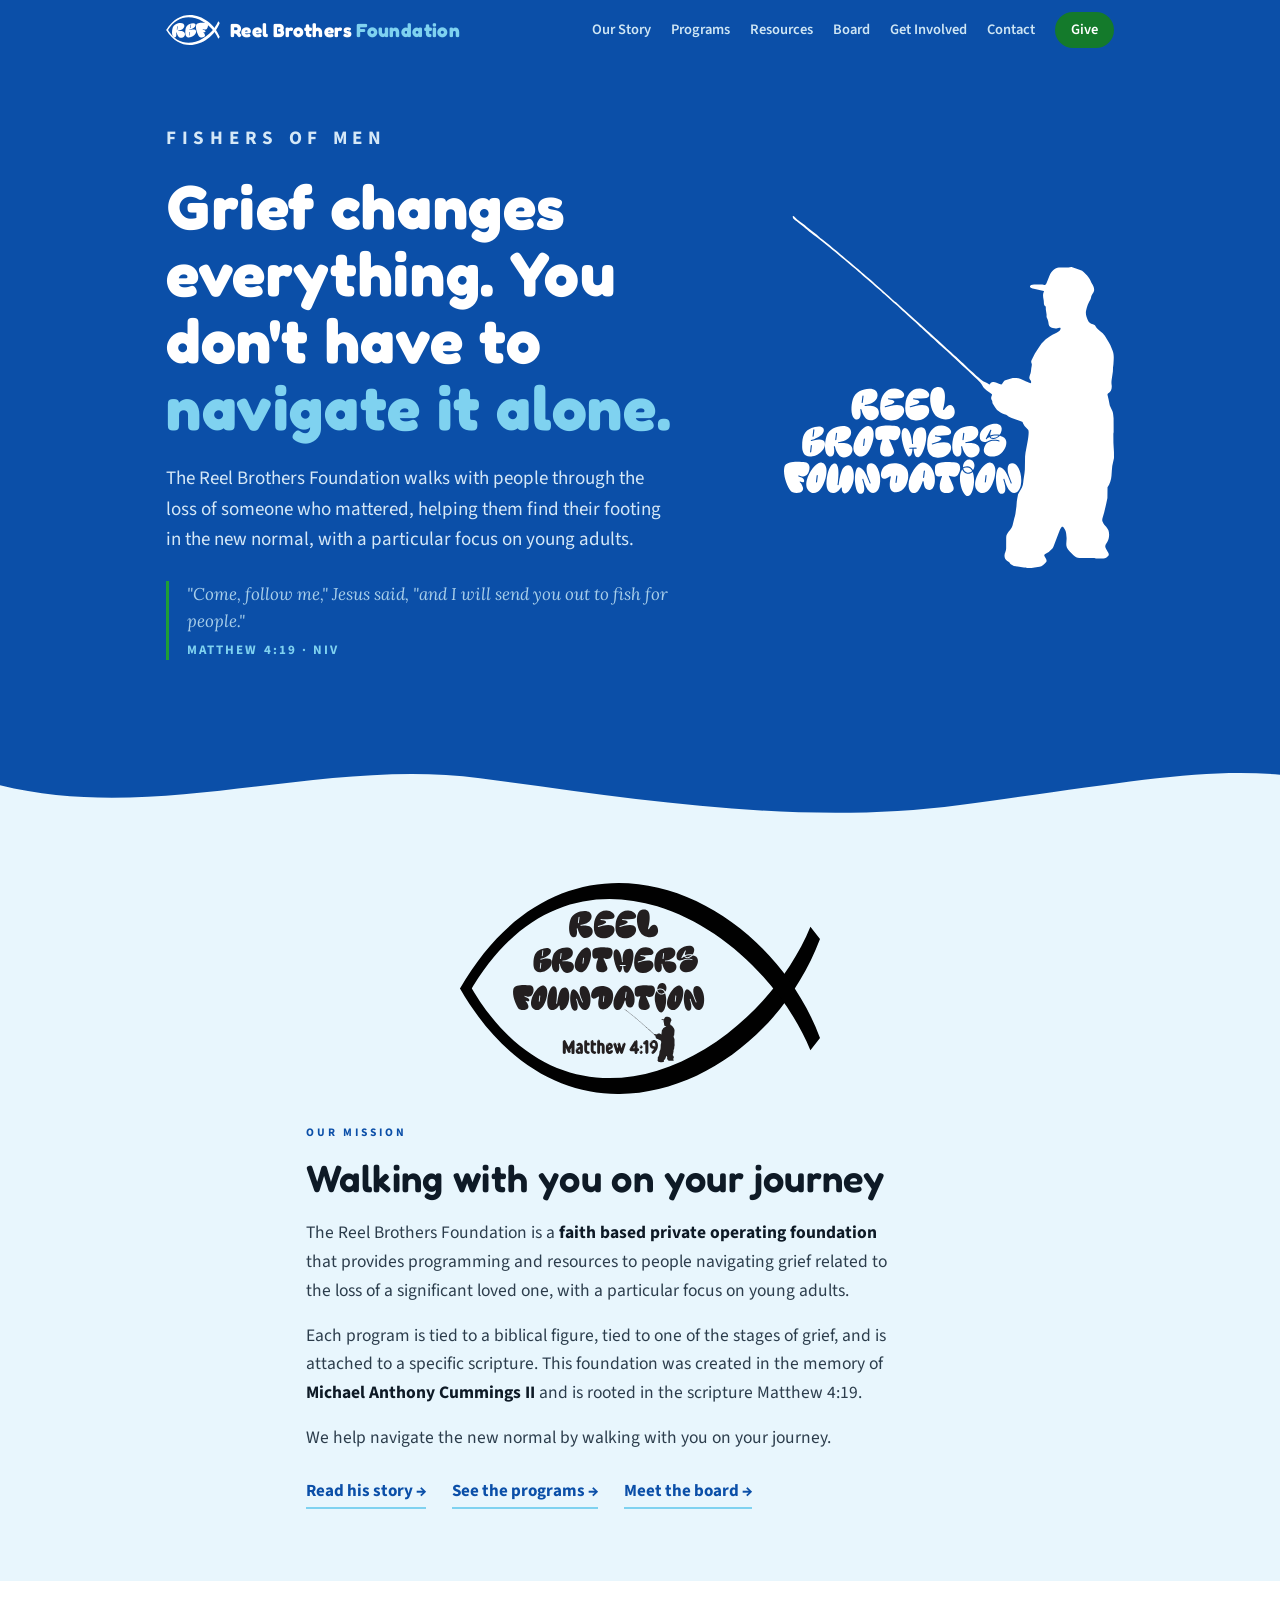
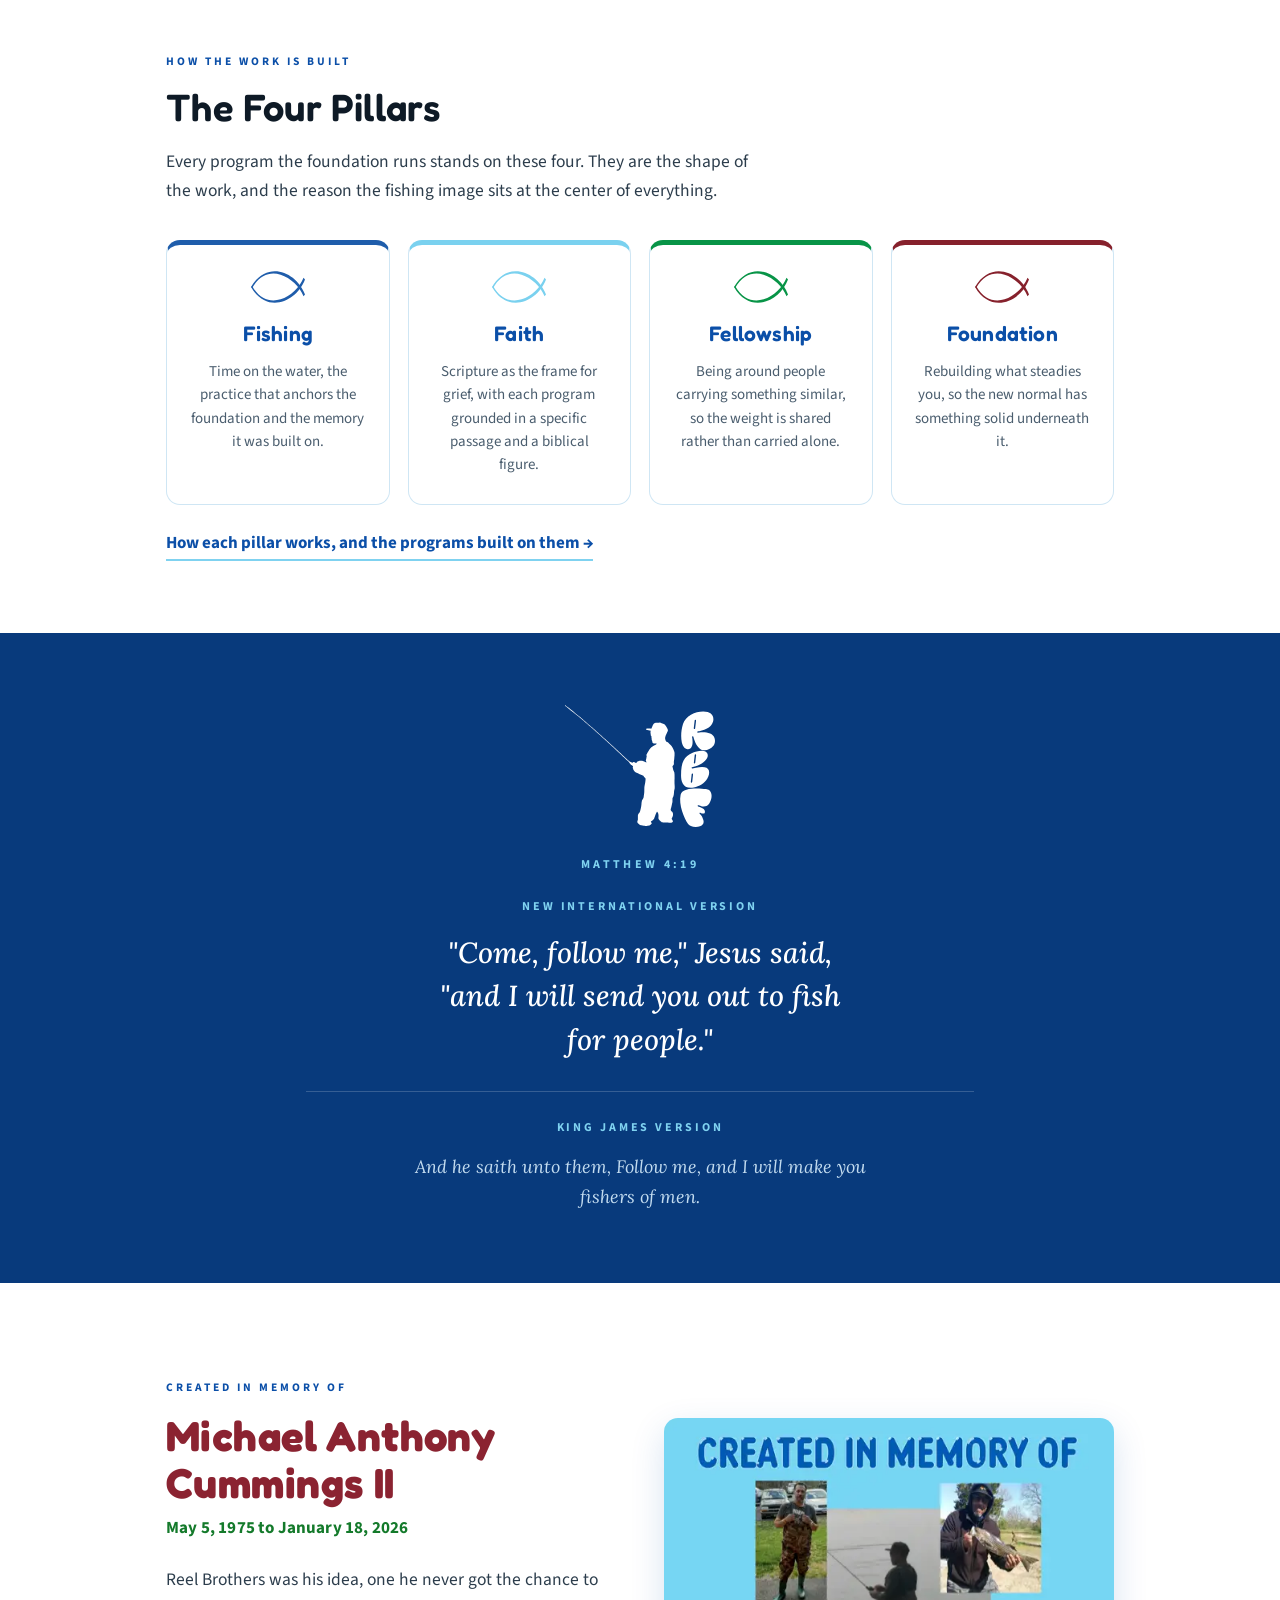
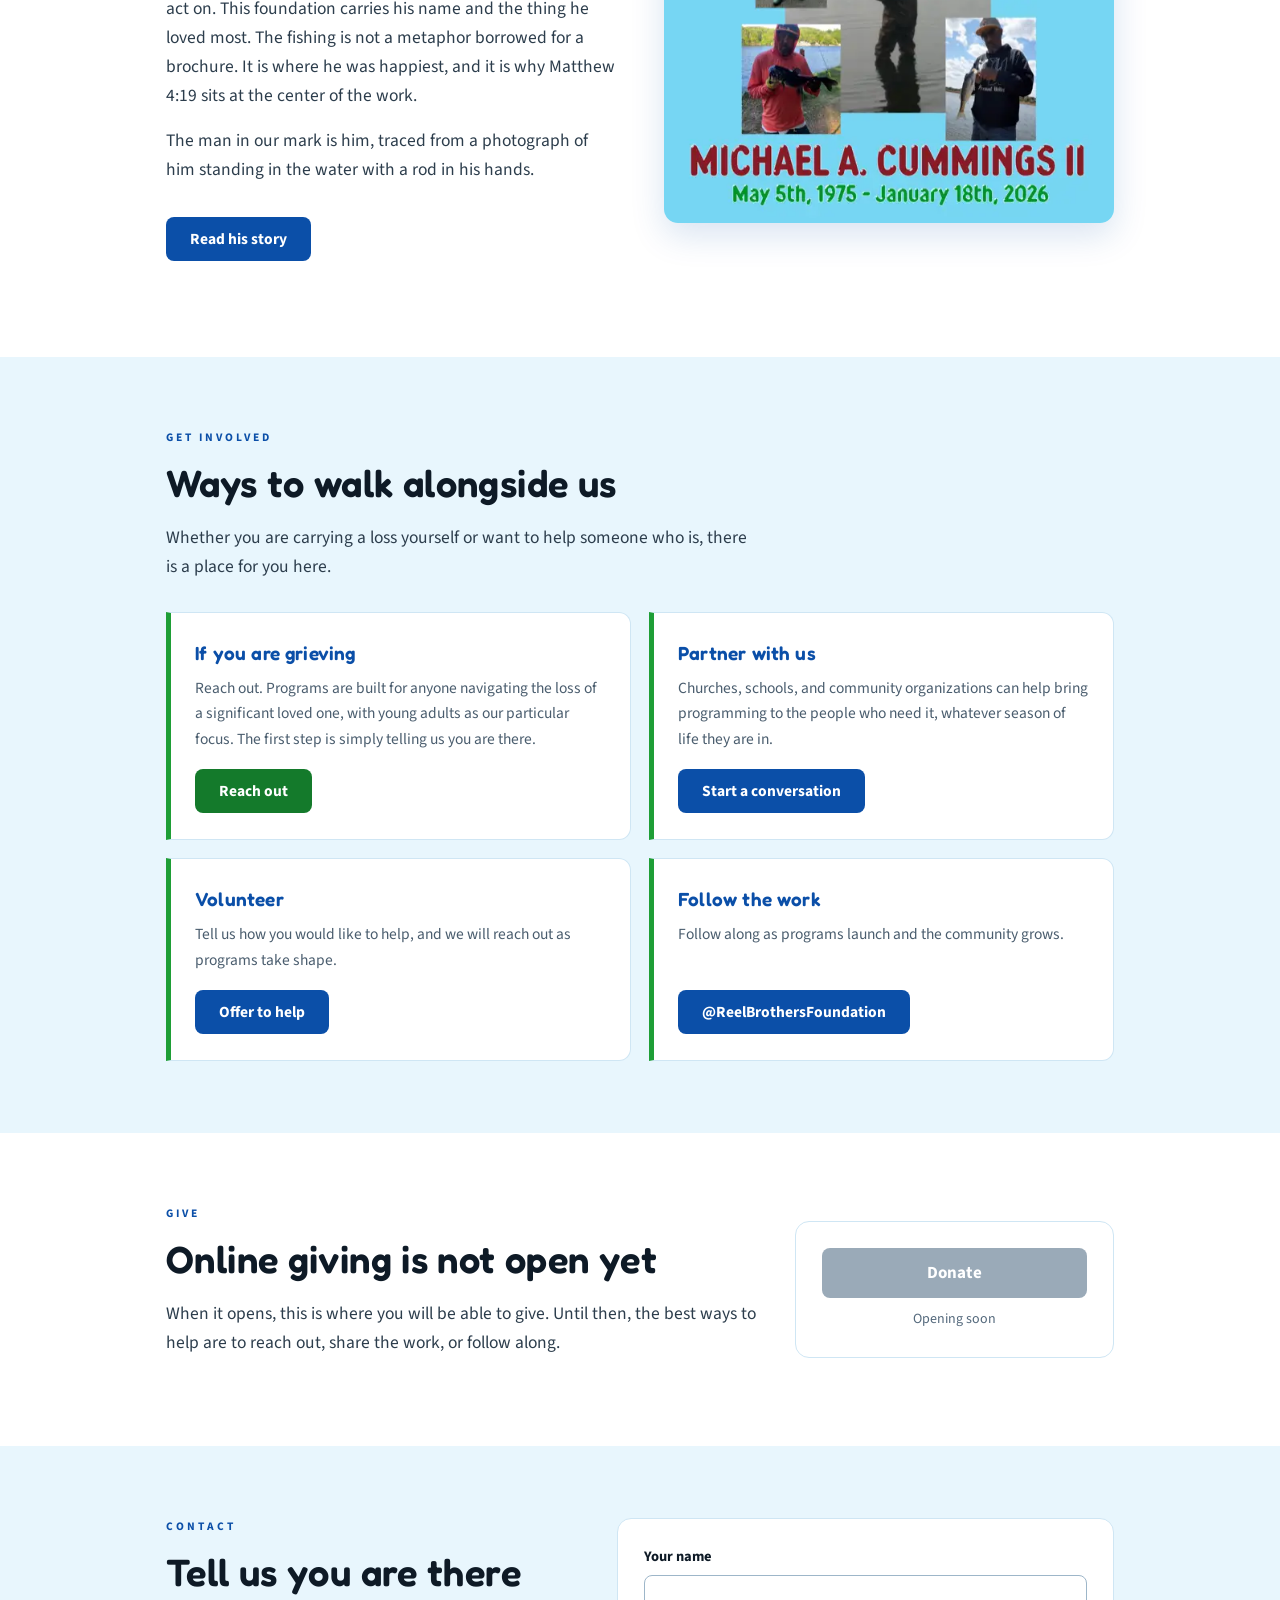
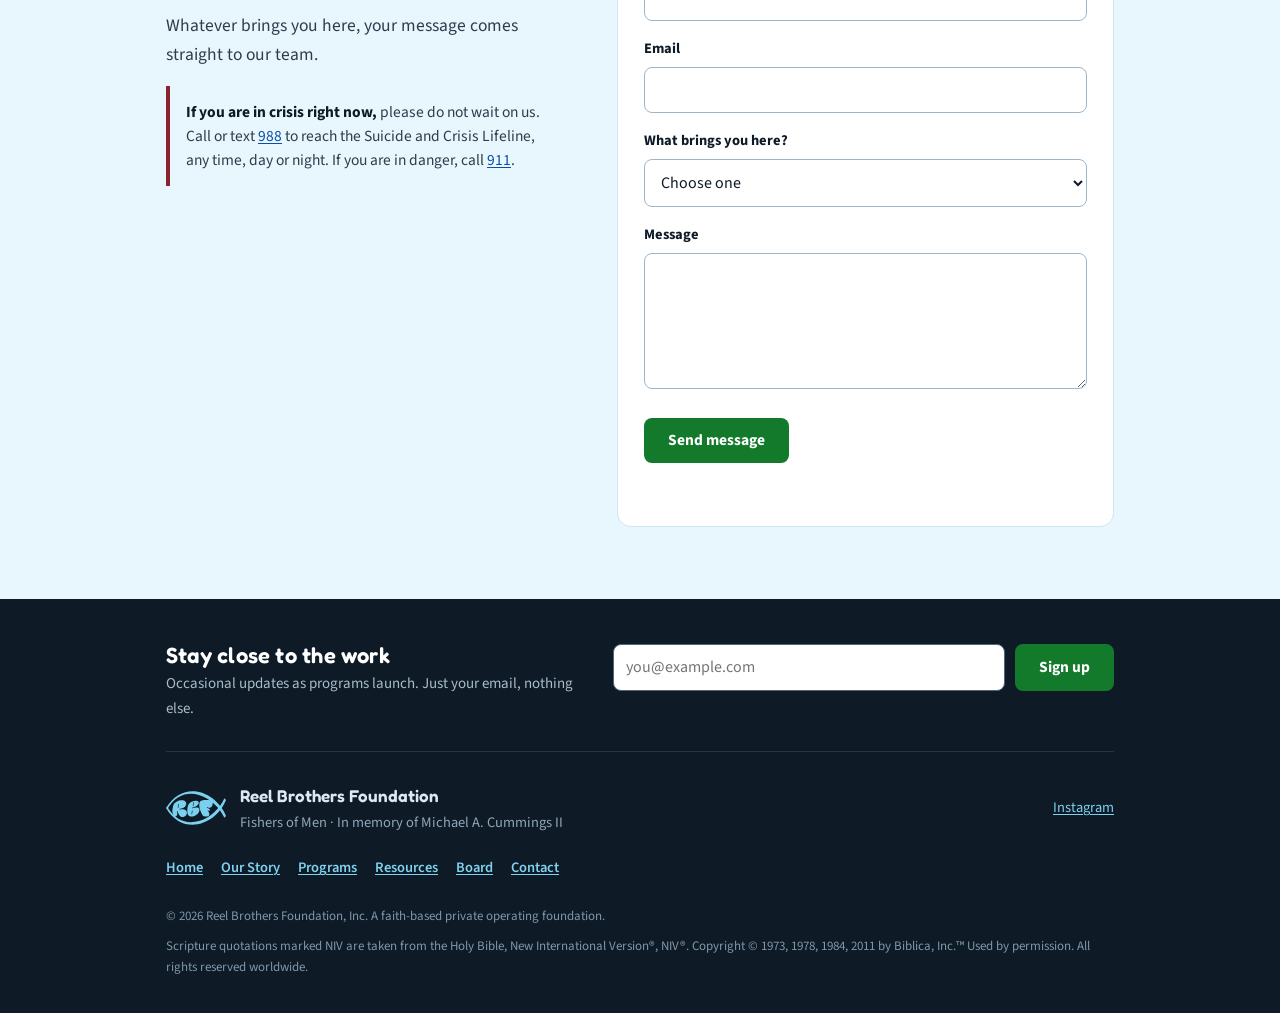
<file: index.html>
<!doctype html>
<html lang="en">
<head>
<meta charset="utf-8">
<meta name="viewport" content="width=device-width, initial-scale=1">
<title>Reel Brothers Foundation: faith based support through grief</title>
<meta name="description" content="A faith based foundation walking with people through the loss of someone who mattered, with a particular focus on young adults. Rooted in Matthew 4:19.">
<link rel="canonical" href="https://reelbrothersfoundation.org/">
<meta name="theme-color" content="#0B4FA8">

<!-- Link previews (texts, social posts). Image is artboard 48 on white, 1200x630. -->
<meta property="og:type" content="website">
<meta property="og:site_name" content="Reel Brothers Foundation">
<meta property="og:title" content="Reel Brothers Foundation">
<meta property="og:description" content="Grief changes everything. You don't have to navigate it alone. A faith based foundation rooted in Matthew 4:19.">
<meta property="og:url" content="https://reelbrothersfoundation.org/">
<meta property="og:image" content="https://reelbrothersfoundation.org/img/og-image.png">
<meta property="og:image:type" content="image/png">
<meta property="og:image:width" content="1200">
<meta property="og:image:height" content="630">
<meta property="og:image:alt" content="The Reel Brothers Foundation mark: the words Reel Brothers Foundation inside a fish, with a fisherman and Matthew 4:19.">
<meta name="twitter:card" content="summary_large_image">
<meta name="twitter:title" content="Reel Brothers Foundation">
<meta name="twitter:description" content="Grief changes everything. You don't have to navigate it alone. A faith based foundation rooted in Matthew 4:19.">
<meta name="twitter:image" content="https://reelbrothersfoundation.org/img/og-image.png">
<meta name="twitter:image:alt" content="The Reel Brothers Foundation mark: the words Reel Brothers Foundation inside a fish, with a fisherman and Matthew 4:19.">

<link rel="icon" href="img/favicon.svg" type="image/svg+xml">
<link rel="icon" href="img/favicon-32.png" type="image/png" sizes="32x32">
<link rel="apple-touch-icon" href="img/apple-touch-icon.png">

<link rel="preload" href="img/rbf-silhouette-wordmark-white.svg" as="image" type="image/svg+xml">
<link rel="preconnect" href="https://fonts.googleapis.com">
<link rel="preconnect" href="https://fonts.gstatic.com" crossorigin>
<link rel="stylesheet" href="https://fonts.googleapis.com/css2?family=Fredoka:wght@600;700&family=Lora:ital,wght@1,400;1,500&family=Source+Sans+3:wght@400;600;700&display=swap">
<link rel="stylesheet" href="css/site.css?v=2026103001">
<script>document.documentElement.className += " js";</script>
<!-- Analytics ID and form endpoint live in js/config.js -->
<script src="js/config.js?v=2026092507" defer></script>
<script src="js/site.js?v=2026092507" defer></script>
<script type="application/ld+json">
{
  "@context": "https://schema.org",
  "@type": "NGO",
  "name": "Reel Brothers Foundation",
  "legalName": "Reel Brothers Foundation, Inc.",
  "alternateName": "RBF",
  "url": "https://reelbrothersfoundation.org/",
  "logo": "https://reelbrothersfoundation.org/img/apple-touch-icon.png",
  "image": "https://reelbrothersfoundation.org/img/og-image.png",
  "description": "A faith based private operating foundation that provides programming, resources and community support to people navigating grief after the loss of a significant loved one, with a particular focus on young adults. Created in memory of Michael Anthony Cummings II and rooted in Matthew 4:19.",
  "slogan": "Fishers of Men",
  "foundingDate": "2026-05-18",
  "founder": { "@type": "Person", "name": "Michael A. Cummings III" },
  "address": { "@type": "PostalAddress", "addressRegion": "MD", "addressCountry": "US" },
  "sameAs": ["https://www.instagram.com/reelbrothersfoundation/"]
}
</script>
</head>
<body>
<a class="skip" href="#main">Skip to content</a>
<svg width="0" height="0" style="position:absolute" aria-hidden="true" focusable="false">
  <!-- Plain fish from the Illustrator master, artboard 43 -->
  <symbol id="fish" viewBox="0 0 833.32 487.95"><path fill="currentColor" d="M811.12,101.11c-60.43,146.7-199.79,285.93-354.68,332.87-154.18,46.69-320.05,3.14-436.59-202.95L0,243.98c247.06,428.1,703.92,230.28,833.32-114.24l-22.19-28.62Z"/><path fill="currentColor" d="M811.12,386.84c-60.43-146.7-199.79-285.93-354.68-332.87C302.26,7.28,136.39,50.83,19.85,256.92L0,243.98C247.06-184.12,703.92,13.7,833.32,358.22l-22.19,28.62Z"/></symbol>
</svg>
<header class="site-head on-dark">
  <nav class="top" aria-label="Main">
    <div class="wrap">
      <a class="brand" href="index.html"><img src="img/rbf-fish-white.svg" alt="" width="54" height="30"><span>Reel Brothers <span class="accent">Foundation</span></span></a>
      <button class="menu-btn" type="button" aria-expanded="false" aria-controls="navlist"><span class="bars" aria-hidden="true"></span><span class="menu-label">Menu</span></button>
      <ul class="navl" id="navlist">
        <li><a href="story.html">Our Story</a></li>
        <li><a href="programs.html">Programs</a></li>
        <li><a href="resources.html">Resources</a></li>
        <li><a href="board.html">Board</a></li>
        <li><a href="#involved">Get Involved</a></li>
        <li><a href="#contact">Contact</a></li>
        <li><a class="give-link" href="#give">Give</a></li>
      </ul>
    </div>
  </nav>
</header>

<main id="main">

<div class="hero on-dark" id="top">
  <div class="wrap hero-inner">
    <div class="print-only print-head" aria-hidden="true"></div>
    <img class="hero-mark lockup" src="img/rbf-silhouette-wordmark-white.svg" width="855" height="910" fetchpriority="high" alt="Reel Brothers Foundation: the name beside a silhouette of Michael A. Cummings II fishing.">
    <div>
      <p class="eyebrow">Fishers of Men</p>
      <h1>Grief changes everything. You don't have to <em>navigate it alone.</em></h1>
      <p>The Reel Brothers Foundation walks with people through the loss of someone who mattered, helping them find their footing in the new normal, with a particular focus on young adults.</p>
      <p class="verse">"Come, follow me," Jesus said, "and I will send you out to fish for people."<span class="cite">Matthew 4:19 &middot; NIV</span></p>
    </div>
  </div>
  <svg class="wave" viewBox="0 0 1440 90" preserveAspectRatio="none" aria-hidden="true" focusable="false">
    <path d="M0,42 C180,86 360,10 540,34 C720,58 900,88 1080,64 C1260,40 1350,22 1440,30 L1440,90 L0,90 Z" fill="#E8F6FD"></path>
  </svg>
</div>

<section class="surf" id="mission" aria-labelledby="mission-h" style="padding-top:56px;">
  <div class="narrow">
    <img class="mission-mark" src="img/rbf-lockup-fish.svg" width="833" height="488" loading="lazy" decoding="async" alt="Reel Brothers Foundation, Matthew 4:19: the name inside a fish, with a small fisherman silhouette.">
    <p class="label">Our Mission</p>
    <h2 id="mission-h">Walking with you on your journey</h2>
    <p class="body">The Reel Brothers Foundation is a <b>faith based private operating foundation</b> that provides programming and resources to people navigating grief related to the loss of a significant loved one, with a particular focus on young adults.</p>
    <p class="body">Each program is tied to a biblical figure, tied to one of the stages of grief, and is attached to a specific scripture. This foundation was created in the memory of <b>Michael Anthony Cummings II</b> and is rooted in the scripture Matthew 4:19.</p>
    <p class="body" style="margin-bottom:0;">We help navigate the new normal by walking with you on your journey.</p>
    <p class="more"><a href="story.html">Read his story</a><a href="programs.html">See the programs</a><a href="board.html">Meet the board</a></p>
  </div>
</section>

<section id="pillars" aria-labelledby="pillars-h">
  <div class="wrap">
    <p class="label">How the work is built</p>
    <h2 id="pillars-h">The Four Pillars</h2>
    <p class="body">Every program the foundation runs stands on these four. They are the shape of the work, and the reason the fishing image sits at the center of everything.</p>
    <div class="pillars-short">
      <div class="pillar-s p-fishing">
        <svg class="fish" aria-hidden="true" focusable="false"><use href="#fish"></use></svg>
        <h3>Fishing</h3>
        <p>Time on the water, the practice that anchors the foundation and the memory it was built on.</p>
      </div>
      <div class="pillar-s p-faith">
        <svg class="fish" aria-hidden="true" focusable="false"><use href="#fish"></use></svg>
        <h3>Faith</h3>
        <p>Scripture as the frame for grief, with each program grounded in a specific passage and a biblical figure.</p>
      </div>
      <div class="pillar-s p-fellowship">
        <svg class="fish" aria-hidden="true" focusable="false"><use href="#fish"></use></svg>
        <h3>Fellowship</h3>
        <p>Being around people carrying something similar, so the weight is shared rather than carried alone.</p>
      </div>
      <div class="pillar-s p-foundation">
        <svg class="fish" aria-hidden="true" focusable="false"><use href="#fish"></use></svg>
        <h3>Foundation</h3>
        <p>Rebuilding what steadies you, so the new normal has something solid underneath it.</p>
      </div>
    </div>
    <p class="more"><a href="programs.html">How each pillar works, and the programs built on them</a></p>
  </div>
</section>

<div class="scripture on-dark" role="region" aria-label="Matthew 4:19">
  <div class="narrow">
    <img class="scripture-mark" src="img/rbf-silhouette-stacked-white.svg" width="315" height="256" loading="lazy" decoding="async" alt="The RBF mark: a silhouette of Michael A. Cummings II fishing, beside the letters R B F.">
    <p class="ref">Matthew 4:19</p>
    <p class="tr">New International Version</p>
    <blockquote>"Come, follow me," Jesus said, "and I will send you out to fish for people."</blockquote>
    <p class="tr kjvlabel">King James Version</p>
    <p class="kjv">And he saith unto them, Follow me, and I will make you fishers of men.</p>
  </div>
</div>

<section class="memorial" id="memory" aria-labelledby="memory-h">
  <div class="wrap">
    <div class="mem-grid">
      <div>
        <p class="label">Created in memory of</p>
        <h2 class="mem-name" id="memory-h">Michael Anthony Cummings II</h2>
        <p class="mem-dates">May 5, 1975 to January 18, 2026</p>
        <p class="body">Reel Brothers was his idea, one he never got the chance to act on. This foundation carries his name and the thing he loved most. The fishing is not a metaphor borrowed for a brochure. It is where he was happiest, and it is why Matthew 4:19 sits at the center of the work.</p>
        <p class="body">The man in our mark is him, traced from a photograph of him standing in the water with a rod in his hands.</p>
        <a class="btn alt" href="story.html">Read his story</a>
      </div>
      <figure class="mem-photo">
        <picture>
          <source type="image/webp" srcset="img/memorial-collage-560.webp 560w, img/memorial-collage-960.webp 960w" sizes="(min-width: 1000px) 450px, (min-width: 841px) 45vw, 100vw">
          <img src="img/memorial-collage-960.jpg" width="960" height="865" loading="lazy" decoding="async" alt="Collage titled Created in Memory of Michael A. Cummings II, May 5th, 1975 to January 18th, 2026. Five photos of him fishing: in waders by the water, holding up his catches, and standing in the water with a rod.">
        </picture>
      </figure>
    </div>
  </div>
</section>

<section class="surf" id="involved" aria-labelledby="involved-h">
  <div class="wrap">
    <p class="label">Get Involved</p>
    <h2 id="involved-h">Ways to walk alongside us</h2>
    <p class="body">Whether you are carrying a loss yourself or want to help someone who is, there is a place for you here.</p>
    <div class="ways">
      <div class="way">
        <h3>If you are grieving</h3>
        <p>Reach out. Programs are built for anyone navigating the loss of a significant loved one, with young adults as our particular focus. The first step is simply telling us you are there.</p>
        <a class="btn" href="#contact" data-topic="grieving">Reach out</a>
      </div>
      <div class="way">
        <h3>Partner with us</h3>
        <p>Churches, schools, and community organizations can help bring programming to the people who need it, whatever season of life they are in.</p>
        <a class="btn alt" href="#contact" data-topic="partner">Start a conversation</a>
      </div>
      <div class="way">
        <h3>Volunteer</h3>
        <p>Tell us how you would like to help, and we will reach out as programs take shape.</p>
        <a class="btn alt" href="#contact" data-topic="volunteer">Offer to help</a>
      </div>
      <div class="way">
        <h3>Follow the work</h3>
        <p>Follow along as programs launch and the community grows.</p>
        <a class="btn alt" href="https://www.instagram.com/reelbrothersfoundation/" target="_blank" rel="noopener">@ReelBrothersFoundation</a>
      </div>
    </div>
  </div>
</section>

<section id="give" aria-labelledby="give-h">
  <!-- TODO(donate): Payment processor NOT wired on purpose. Before turning this on:
       1. Counsel clears the charitable solicitation wording and any required state disclosures.
       2. Maryland charitable registration is confirmed for soliciting.
       3. No tax deductibility language until the IRS determination letter and counsel sign off.
       Then replace the disabled button with the processor's link or embed, and fill the giving statement placeholder. -->
  <div class="wrap give-grid">
    <div>
      <p class="label">Give</p>
      <h2 id="give-h">Online giving is not open yet</h2>
      <p class="body">When it opens, this is where you will be able to give. Until then, the best ways to help are to reach out, share the work, or follow along.</p>
    </div>
    <div class="give-card">
      <button class="btn" type="button" disabled aria-describedby="give-status">Donate</button>
      <p class="give-status" id="give-status">Opening soon</p>
    </div>
  </div>
</section>

<section class="surf" id="contact" aria-labelledby="contact-h">
  <div class="wrap contact-grid">
    <div>
      <p class="label">Contact</p>
      <h2 id="contact-h">Tell us you are there</h2>
      <p class="body">Whatever brings you here, your message comes straight to our team.</p>
      <p class="crisis"><b>If you are in crisis right now,</b> please do not wait on us. Call or text <a href="tel:988">988</a> to reach the Suicide and Crisis Lifeline, any time, day or night. If you are in danger, call <a href="tel:911">911</a>.</p>
      <p class="print-only">Reach the foundation online at reelbrothersfoundation.org</p>
    </div>
    <form class="form" id="contact-form" novalidate>
      <div class="field">
        <label for="cf-name">Your name</label>
        <input id="cf-name" name="name" type="text" autocomplete="name" required>
      </div>
      <div class="field">
        <label for="cf-email">Email</label>
        <input id="cf-email" name="email" type="email" autocomplete="email" required>
      </div>
      <div class="field">
        <label for="cf-topic">What brings you here?</label>
        <select id="cf-topic" name="topic" required>
          <option value="">Choose one</option>
          <option value="I am grieving">I am grieving</option>
          <option value="I want to partner">I want to partner</option>
          <option value="I want to volunteer">I want to volunteer</option>
          <option value="Press">Press</option>
          <option value="Other">Other</option>
        </select>
      </div>
      <div class="field">
        <label for="cf-message">Message</label>
        <textarea id="cf-message" name="message" rows="5" required></textarea>
      </div>
      <div class="hp" aria-hidden="true"><label>Leave this empty <input name="_gotcha" type="text" tabindex="-1" autocomplete="off"></label></div>
      <button class="btn" type="submit">Send message</button>
      <p class="form-status" role="status" aria-live="polite"></p>
    </form>
  </div>
</section>

</main>

<footer class="on-dark">
  <div class="wrap">
    <form class="news" id="news-form" novalidate>
      <div>
        <h2>Stay close to the work</h2>
        <p>Occasional updates as programs launch. Just your email, nothing else.</p>
      </div>
      <div>
        <label class="visually-hidden" for="nl-email">Email address</label>
        <div class="news-row">
          <input id="nl-email" name="email" type="email" autocomplete="email" placeholder="you@example.com" required>
          <button class="btn" type="submit">Sign up</button>
        </div>
        <input type="hidden" name="form" value="newsletter">
        <div class="hp" aria-hidden="true"><input name="_gotcha" type="text" tabindex="-1" autocomplete="off"></div>
        <p class="form-status" role="status" aria-live="polite"></p>
      </div>
    </form>

    <div class="foot-main">
      <div class="foot-brand">
        <img src="img/rbf-fish-lightblue.svg" alt="" width="60" height="34" loading="lazy" decoding="async">
        <div><b>Reel Brothers Foundation</b>Fishers of Men &middot; In memory of Michael A. Cummings II</div>
      </div>
      <ul class="social" aria-label="Social media">
        <li><a href="https://www.instagram.com/reelbrothersfoundation/" target="_blank" rel="noopener">Instagram</a></li>
      </ul>
    </div>
    <ul class="foot-links" aria-label="Pages">
      <li><a href="index.html">Home</a></li>
      <li><a href="story.html">Our Story</a></li>
      <li><a href="programs.html">Programs</a></li>
      <li><a href="resources.html">Resources</a></li>
      <li><a href="board.html">Board</a></li>
      <li><a href="#contact">Contact</a></li>
    </ul>
    <div class="foot-legal">
      <p>&copy; <span data-year>2026</span> Reel Brothers Foundation, Inc. A faith-based private operating foundation.</p>
      <p>Scripture quotations marked NIV are taken from the Holy Bible, New International Version&reg;, NIV&reg;. Copyright &copy; 1973, 1978, 1984, 2011 by Biblica, Inc.&trade; Used by permission. All rights reserved worldwide.</p>
    </div>
  </div>
</footer>
</body>
</html>
</file>
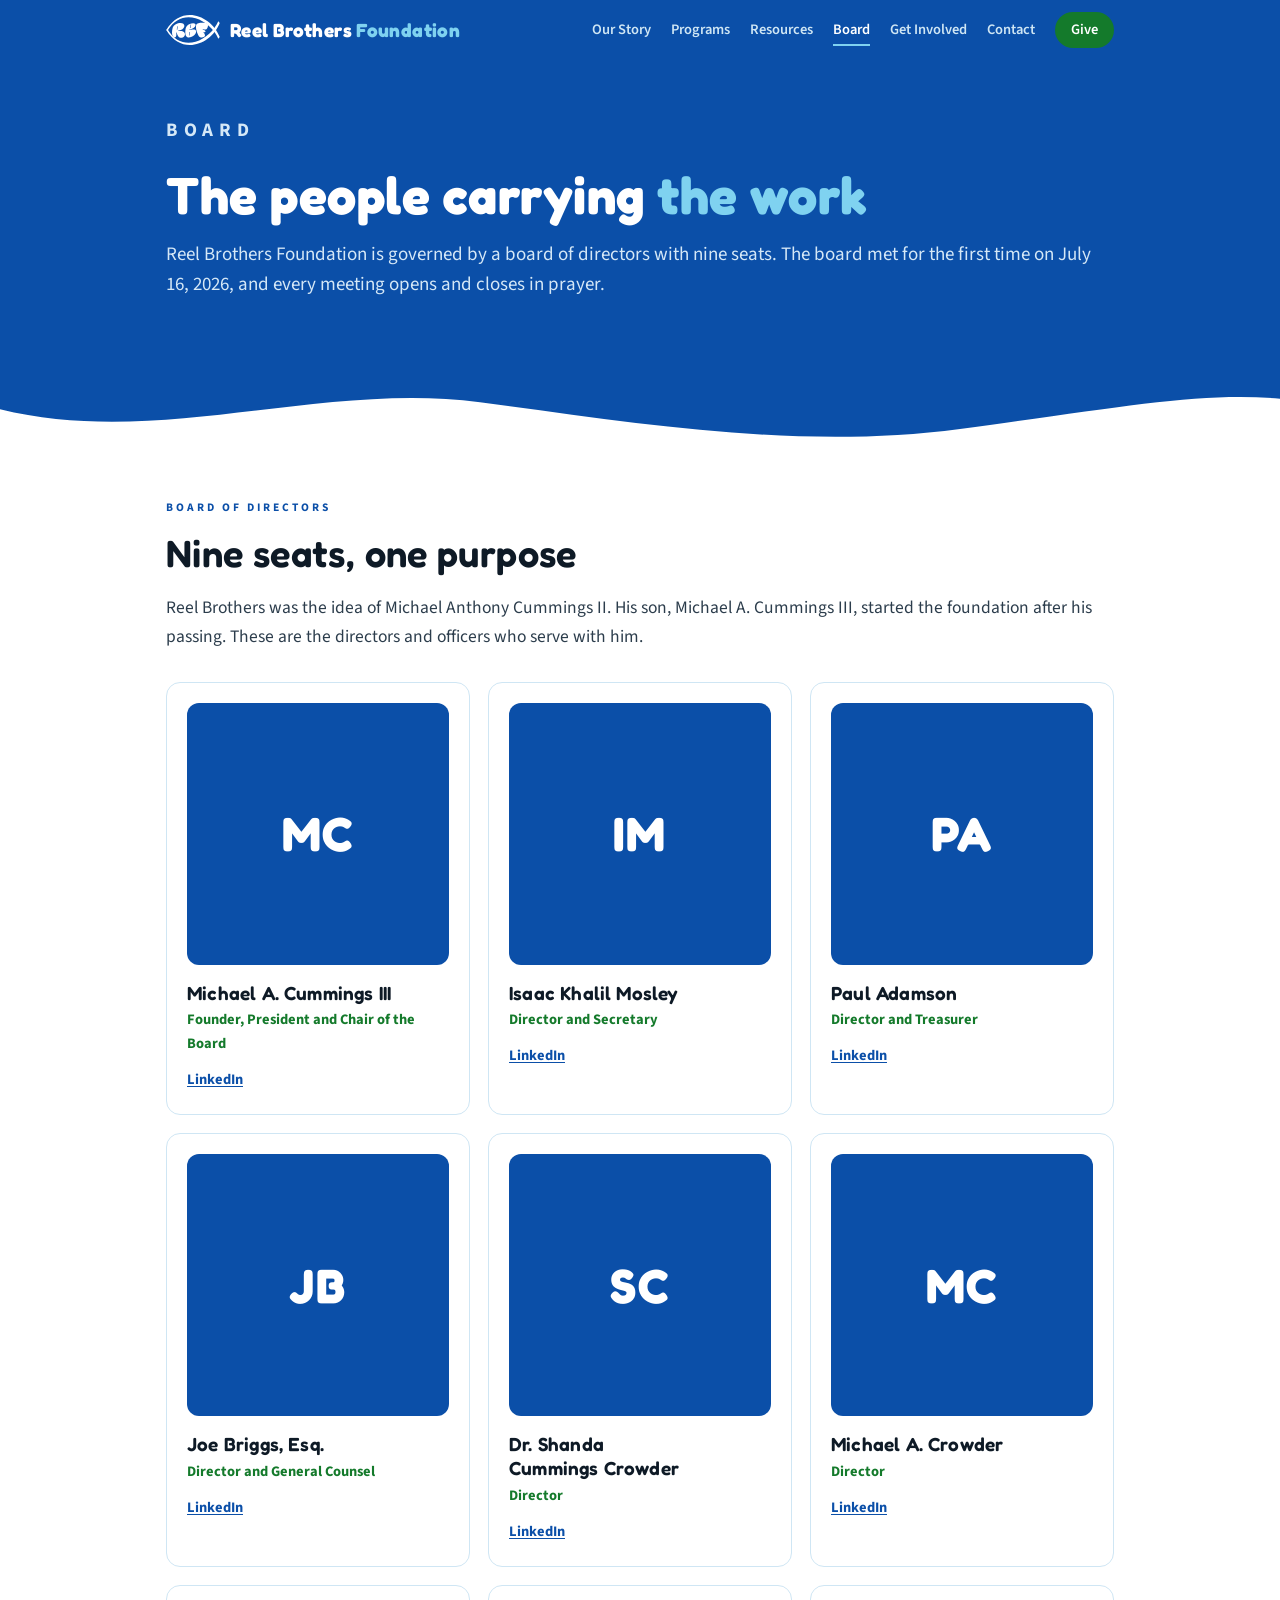
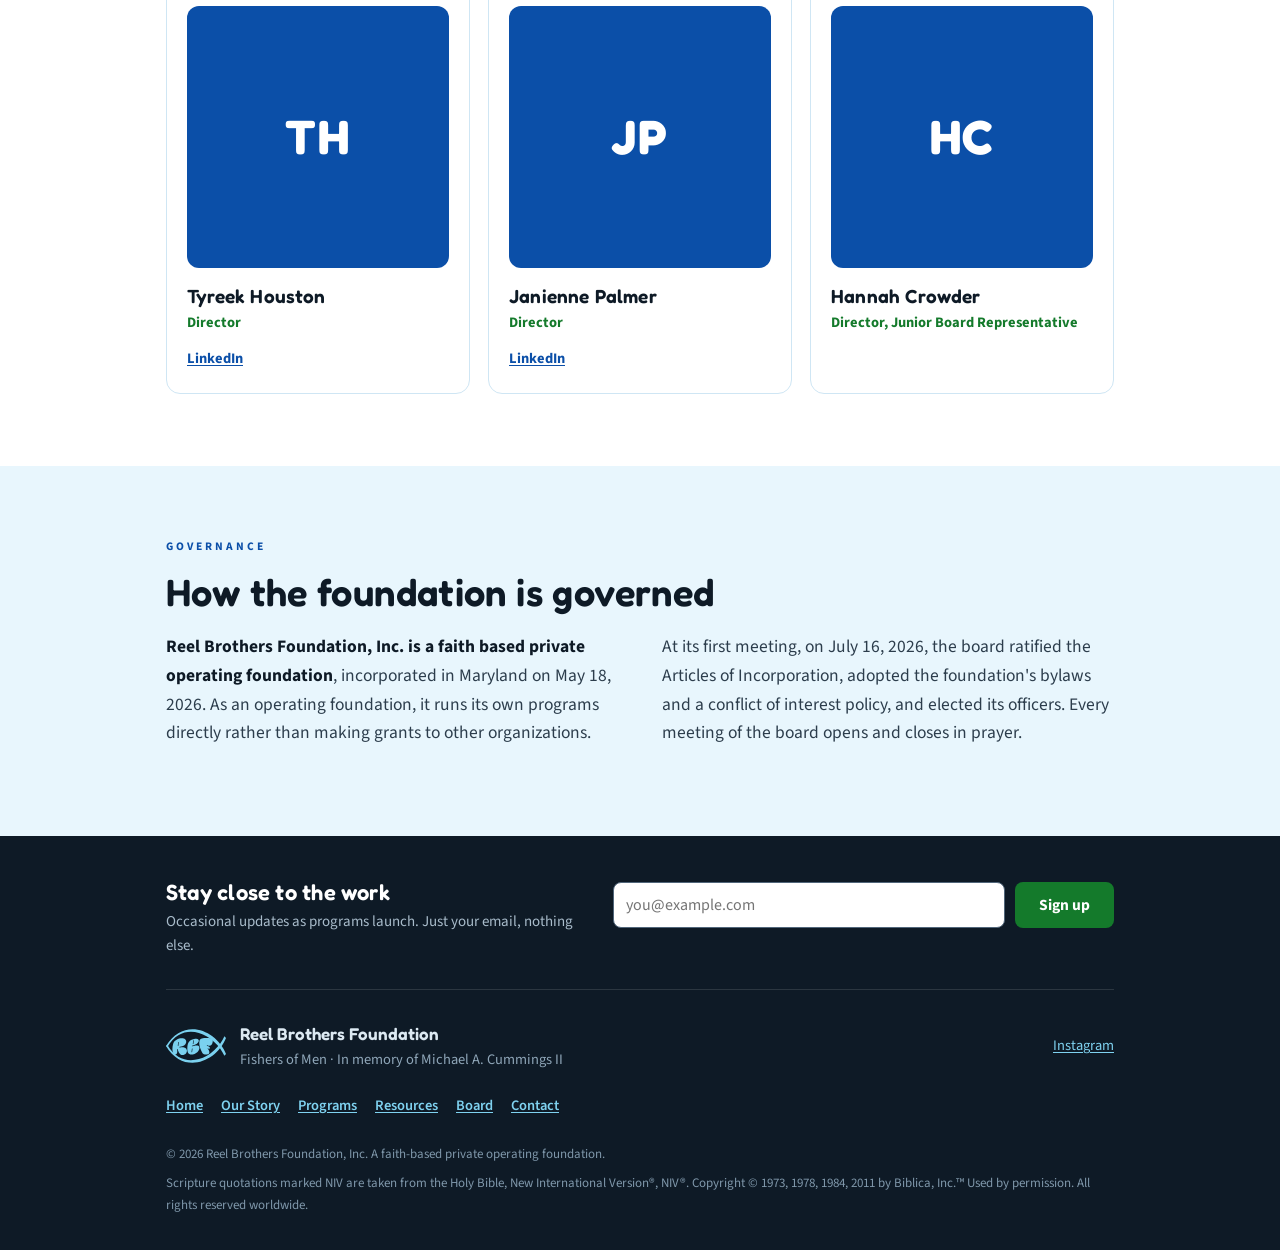
<file: board.html>
<!doctype html>
<html lang="en">
<head>
<meta charset="utf-8">
<meta name="viewport" content="width=device-width, initial-scale=1">
<title>Board: Reel Brothers Foundation</title>
<meta name="description" content="The board of directors of Reel Brothers Foundation, a faith based private operating foundation incorporated in Maryland in 2026.">
<link rel="canonical" href="https://reelbrothersfoundation.org/board.html">
<meta name="theme-color" content="#0B4FA8">

<!-- Link previews (texts, social posts). Image is artboard 48 on white, 1200x630. -->
<meta property="og:type" content="website">
<meta property="og:site_name" content="Reel Brothers Foundation">
<meta property="og:title" content="Board: Reel Brothers Foundation">
<meta property="og:description" content="The nine seat board of directors of Reel Brothers Foundation.">
<meta property="og:url" content="https://reelbrothersfoundation.org/board.html">
<meta property="og:image" content="https://reelbrothersfoundation.org/img/og-image.png">
<meta property="og:image:type" content="image/png">
<meta property="og:image:width" content="1200">
<meta property="og:image:height" content="630">
<meta property="og:image:alt" content="The Reel Brothers Foundation mark: the words Reel Brothers Foundation inside a fish, with a fisherman and Matthew 4:19.">
<meta name="twitter:card" content="summary_large_image">
<meta name="twitter:title" content="Board: Reel Brothers Foundation">
<meta name="twitter:description" content="The nine seat board of directors of Reel Brothers Foundation.">
<meta name="twitter:image" content="https://reelbrothersfoundation.org/img/og-image.png">
<meta name="twitter:image:alt" content="The Reel Brothers Foundation mark: the words Reel Brothers Foundation inside a fish, with a fisherman and Matthew 4:19.">

<link rel="icon" href="img/favicon.svg" type="image/svg+xml">
<link rel="icon" href="img/favicon-32.png" type="image/png" sizes="32x32">
<link rel="apple-touch-icon" href="img/apple-touch-icon.png">

<link rel="preconnect" href="https://fonts.googleapis.com">
<link rel="preconnect" href="https://fonts.gstatic.com" crossorigin>
<link rel="stylesheet" href="https://fonts.googleapis.com/css2?family=Fredoka:wght@600;700&family=Lora:ital,wght@1,400;1,500&family=Source+Sans+3:wght@400;600;700&display=swap">
<link rel="stylesheet" href="css/site.css?v=2026103001">
<script>document.documentElement.className += " js";</script>
<!-- Analytics ID and form endpoint live in js/config.js -->
<script src="js/config.js?v=2026092507" defer></script>
<script src="js/site.js?v=2026092507" defer></script>
</head>
<body>
<a class="skip" href="#main">Skip to content</a>
<svg width="0" height="0" style="position:absolute" aria-hidden="true" focusable="false">
  <!-- Plain fish from the Illustrator master, artboard 43 -->
  <symbol id="fish" viewBox="0 0 833.32 487.95"><path fill="currentColor" d="M811.12,101.11c-60.43,146.7-199.79,285.93-354.68,332.87-154.18,46.69-320.05,3.14-436.59-202.95L0,243.98c247.06,428.1,703.92,230.28,833.32-114.24l-22.19-28.62Z"/><path fill="currentColor" d="M811.12,386.84c-60.43-146.7-199.79-285.93-354.68-332.87C302.26,7.28,136.39,50.83,19.85,256.92L0,243.98C247.06-184.12,703.92,13.7,833.32,358.22l-22.19,28.62Z"/></symbol>
</svg>
<header class="site-head on-dark">
  <nav class="top" aria-label="Main">
    <div class="wrap">
      <a class="brand" href="index.html"><img src="img/rbf-fish-white.svg" alt="" width="54" height="30"><span>Reel Brothers <span class="accent">Foundation</span></span></a>
      <button class="menu-btn" type="button" aria-expanded="false" aria-controls="navlist"><span class="bars" aria-hidden="true"></span><span class="menu-label">Menu</span></button>
      <ul class="navl" id="navlist">
        <li><a href="story.html">Our Story</a></li>
        <li><a href="programs.html">Programs</a></li>
        <li><a href="resources.html">Resources</a></li>
        <li><a href="board.html" aria-current="page">Board</a></li>
        <li><a href="index.html#involved">Get Involved</a></li>
        <li><a href="index.html#contact">Contact</a></li>
        <li><a class="give-link" href="index.html#give">Give</a></li>
      </ul>
    </div>
  </nav>
</header>

<main id="main">

<div class="page-hero on-dark">
  <div class="wrap hero-inner solo">
    <div class="print-only print-head" aria-hidden="true"></div>
    <div>
      <p class="eyebrow">Board</p>
      <h1>The people carrying <em>the work</em></h1>
      <p class="wide">Reel Brothers Foundation is governed by a board of directors with nine seats. The board met for the first time on July 16, 2026, and every meeting opens and closes in prayer.</p>
    </div>
  </div>
  <svg class="wave" viewBox="0 0 1440 90" preserveAspectRatio="none" aria-hidden="true" focusable="false">
    <path d="M0,42 C180,86 360,10 540,34 C720,58 900,88 1080,64 C1260,40 1350,22 1440,30 L1440,90 L0,90 Z" fill="#FFFFFF"></path>
  </svg>
</div>

<section id="board" aria-labelledby="board-h" style="padding-top:48px;">
  <div class="wrap">
    <p class="label">Board of directors</p>
    <h2 id="board-h">Nine seats, one purpose</h2>
    <p class="body wide">Reel Brothers was the idea of Michael Anthony Cummings II. His son, Michael A. Cummings III, started the foundation after his passing. These are the directors and officers who serve with him.</p>
    <div class="people">
      <article class="person">
        <div class="photo initials" aria-hidden="true">MC</div>
        <h3>Michael A. Cummings III</h3>
        <p class="role">Founder, President and Chair of the Board</p>
        <p class="li"><a href="https://www.linkedin.com/in/michael-cummings-iii-mler-441358115" target="_blank" rel="noopener">LinkedIn<span class="visually-hidden">: Michael A. Cummings III</span></a></p>
      </article>
      <article class="person">
        <div class="photo initials" aria-hidden="true">IM</div>
        <h3>Isaac Khalil Mosley</h3>
        <p class="role">Director and Secretary</p>
        <p class="li"><a href="https://www.linkedin.com/in/isaac-mosley-504384a6" target="_blank" rel="noopener">LinkedIn<span class="visually-hidden">: Isaac Khalil Mosley</span></a></p>
      </article>
      <article class="person">
        <div class="photo initials" aria-hidden="true">PA</div>
        <h3>Paul Adamson</h3>
        <p class="role">Director and Treasurer</p>
        <p class="li"><a href="https://www.linkedin.com/in/pauladamsonjr" target="_blank" rel="noopener">LinkedIn<span class="visually-hidden">: Paul Adamson</span></a></p>
      </article>
      <article class="person">
        <div class="photo initials" aria-hidden="true">JB</div>
        <h3>Joe Briggs, Esq.</h3>
        <p class="role">Director and General Counsel</p>
        <p class="li"><a href="https://www.linkedin.com/in/joebriggsesq" target="_blank" rel="noopener">LinkedIn<span class="visually-hidden">: Joe Briggs</span></a></p>
      </article>
      <article class="person">
        <div class="photo initials" aria-hidden="true">SC</div>
        <h3>Dr. Shanda Cummings Crowder</h3>
        <p class="role">Director</p>
        <p class="li"><a href="https://www.linkedin.com/in/drshandacrowder" target="_blank" rel="noopener">LinkedIn<span class="visually-hidden">: Dr. Shanda Cummings Crowder</span></a></p>
      </article>
      <article class="person">
        <div class="photo initials" aria-hidden="true">MC</div>
        <h3>Michael A. Crowder</h3>
        <p class="role">Director</p>
        <p class="li"><a href="https://www.linkedin.com/in/michaelacrowder" target="_blank" rel="noopener">LinkedIn<span class="visually-hidden">: Michael A. Crowder</span></a></p>
      </article>
      <article class="person">
        <div class="photo initials" aria-hidden="true">TH</div>
        <h3>Tyreek Houston</h3>
        <p class="role">Director</p>
        <p class="li"><a href="https://www.linkedin.com/in/tyreek-houston-mlis-68022371" target="_blank" rel="noopener">LinkedIn<span class="visually-hidden">: Tyreek Houston</span></a></p>
      </article>
      <article class="person">
        <div class="photo initials" aria-hidden="true">JP</div>
        <h3>Janienne Palmer</h3>
        <p class="role">Director</p>
        <p class="li"><a href="https://www.linkedin.com/in/janienne-p-36b3201a1" target="_blank" rel="noopener">LinkedIn<span class="visually-hidden">: Janienne Palmer</span></a></p>
      </article>
      <article class="person">
        <div class="photo initials" aria-hidden="true">HC</div>
        <h3>Hannah Crowder</h3>
        <p class="role">Director, Junior Board Representative</p>
      </article>
    </div>
  </div>
</section>

<section class="surf" id="governance" aria-labelledby="gov-h">
  <div class="wrap">
    <p class="label">Governance</p>
    <h2 id="gov-h">How the foundation is governed</h2>
    <div class="gov-grid">
      <p class="body"><b>Reel Brothers Foundation, Inc. is a faith based private operating foundation</b>, incorporated in Maryland on May 18, 2026. As an operating foundation, it runs its own programs directly rather than making grants to other organizations.</p>
      <p class="body">At its first meeting, on July 16, 2026, the board ratified the Articles of Incorporation, adopted the foundation's bylaws and a conflict of interest policy, and elected its officers. Every meeting of the board opens and closes in prayer.</p>
    </div>
    <!-- TODO(counsel): Add tax status language here only after the IRS determination letter arrives and counsel signs off on the wording.
         Until then: no "501(c)(3)", no "tax deductible", no "deductible gifts" anywhere on the site. -->
  </div>
</section>

</main>

<footer class="on-dark">
  <div class="wrap">
    <form class="news" id="news-form" novalidate>
      <div>
        <h2>Stay close to the work</h2>
        <p>Occasional updates as programs launch. Just your email, nothing else.</p>
      </div>
      <div>
        <label class="visually-hidden" for="nl-email">Email address</label>
        <div class="news-row">
          <input id="nl-email" name="email" type="email" autocomplete="email" placeholder="you@example.com" required>
          <button class="btn" type="submit">Sign up</button>
        </div>
        <input type="hidden" name="form" value="newsletter">
        <div class="hp" aria-hidden="true"><input name="_gotcha" type="text" tabindex="-1" autocomplete="off"></div>
        <p class="form-status" role="status" aria-live="polite"></p>
      </div>
    </form>

    <div class="foot-main">
      <div class="foot-brand">
        <img src="img/rbf-fish-lightblue.svg" alt="" width="60" height="34" loading="lazy" decoding="async">
        <div><b>Reel Brothers Foundation</b>Fishers of Men &middot; In memory of Michael A. Cummings II</div>
      </div>
      <ul class="social" aria-label="Social media">
        <li><a href="https://www.instagram.com/reelbrothersfoundation/" target="_blank" rel="noopener">Instagram</a></li>
      </ul>
    </div>
    <ul class="foot-links" aria-label="Pages">
      <li><a href="index.html">Home</a></li>
      <li><a href="story.html">Our Story</a></li>
      <li><a href="programs.html">Programs</a></li>
      <li><a href="resources.html">Resources</a></li>
      <li><a href="board.html">Board</a></li>
      <li><a href="index.html#contact">Contact</a></li>
    </ul>
    <div class="foot-legal">
      <p>&copy; <span data-year>2026</span> Reel Brothers Foundation, Inc. A faith-based private operating foundation.</p>
      <p>Scripture quotations marked NIV are taken from the Holy Bible, New International Version&reg;, NIV&reg;. Copyright &copy; 1973, 1978, 1984, 2011 by Biblica, Inc.&trade; Used by permission. All rights reserved worldwide.</p>
    </div>
  </div>
</footer>
</body>
</html>
</file>
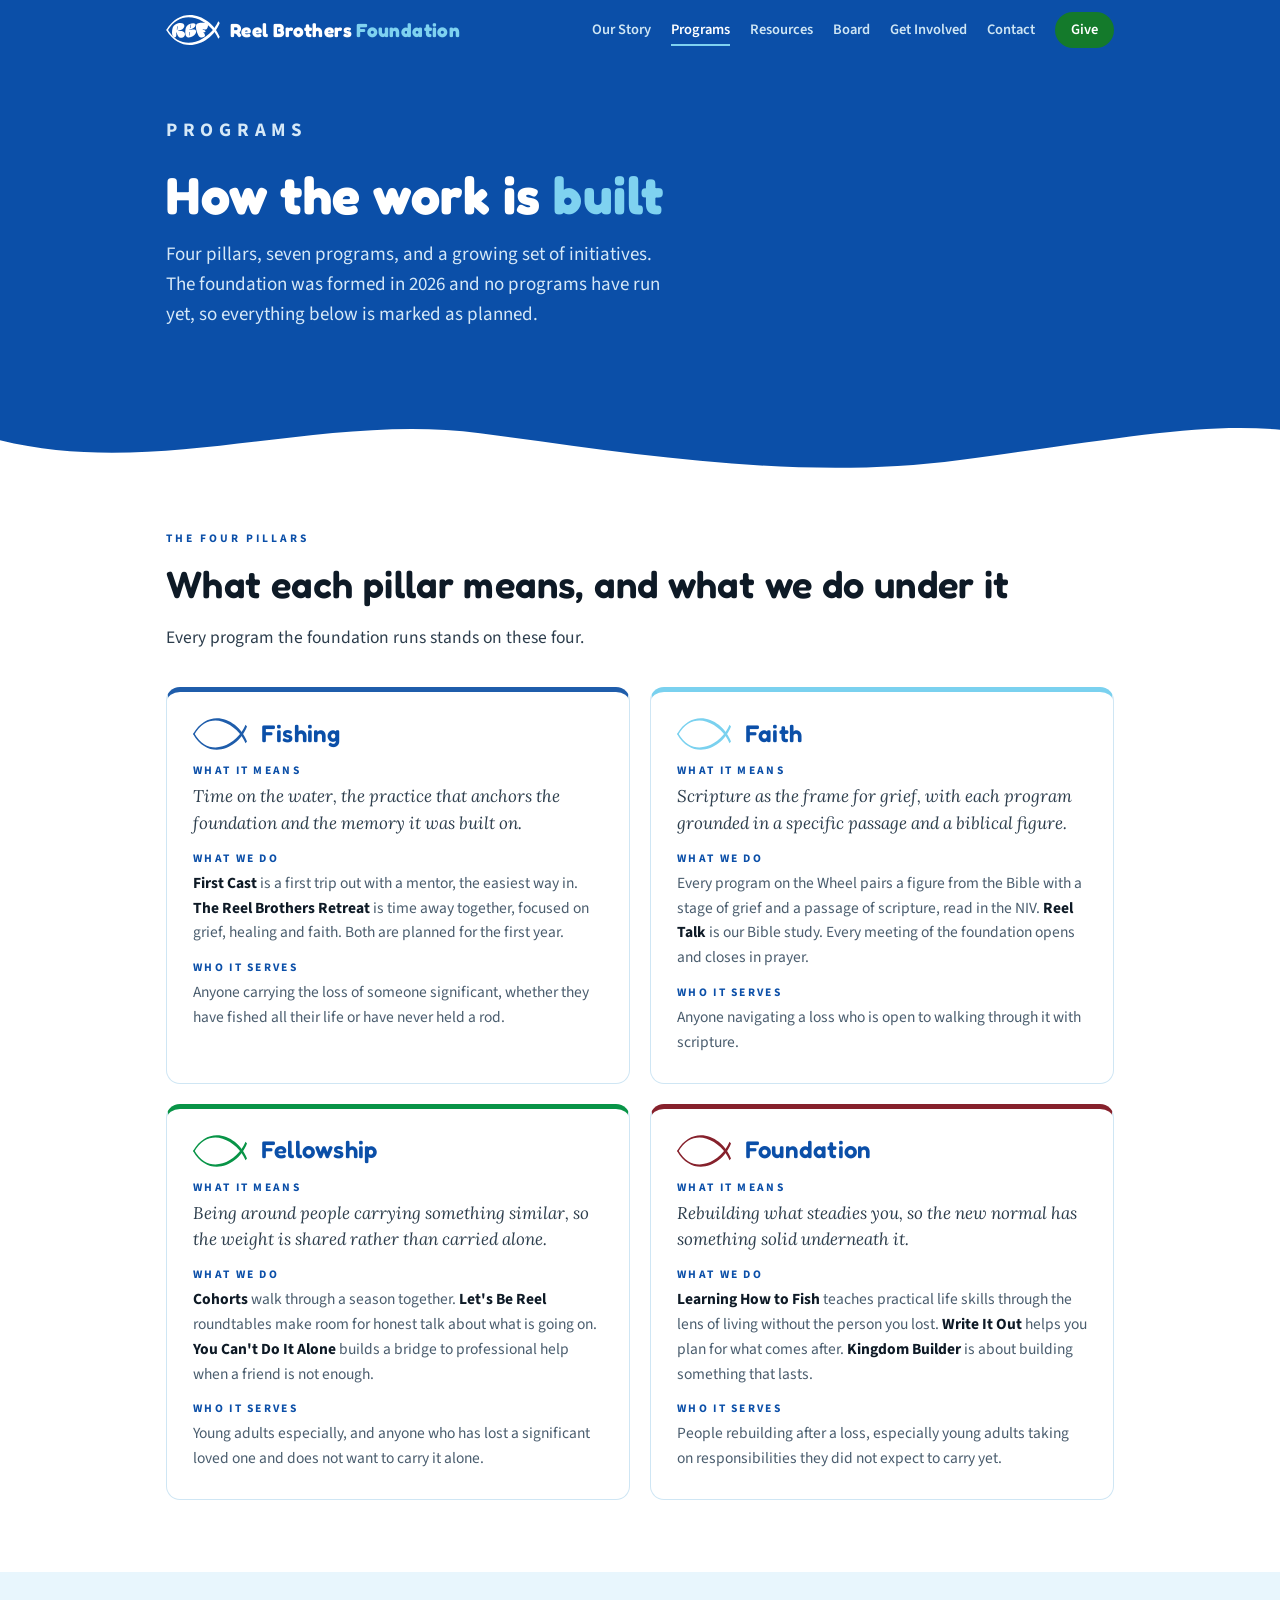
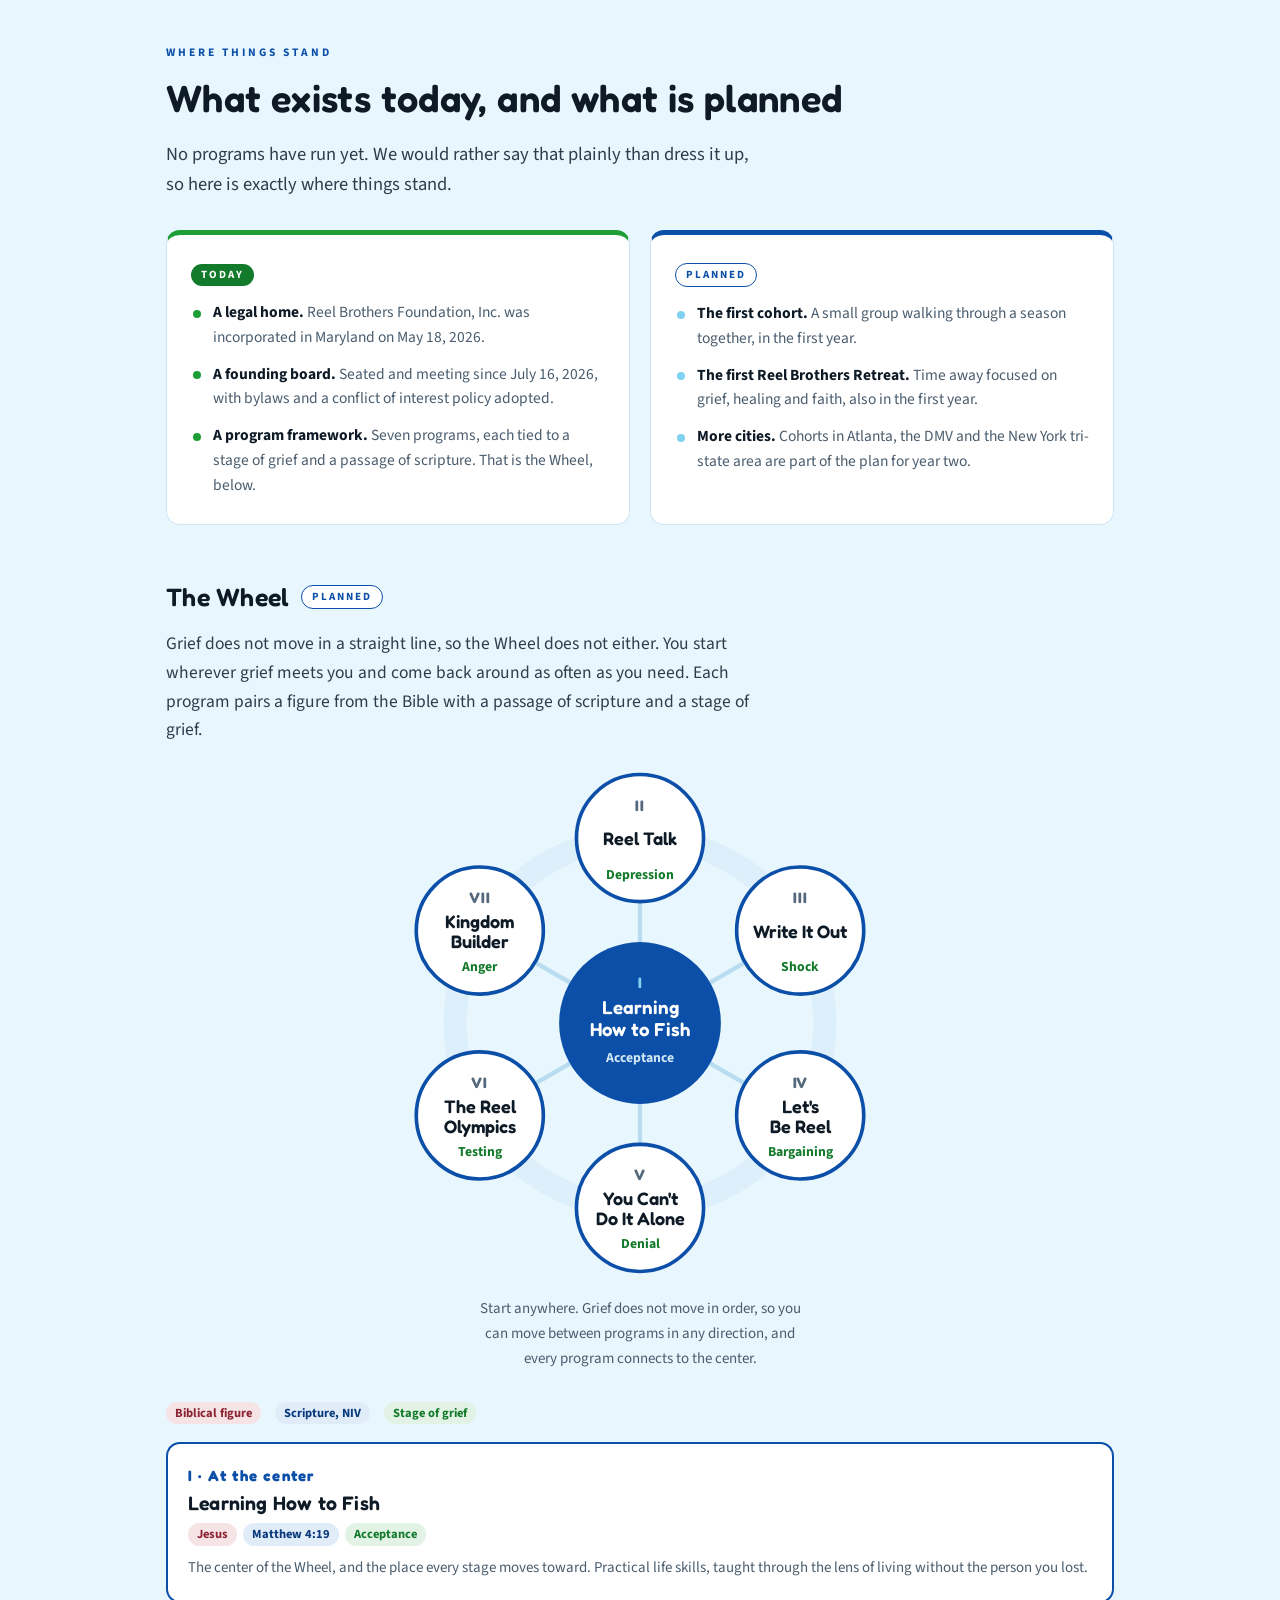
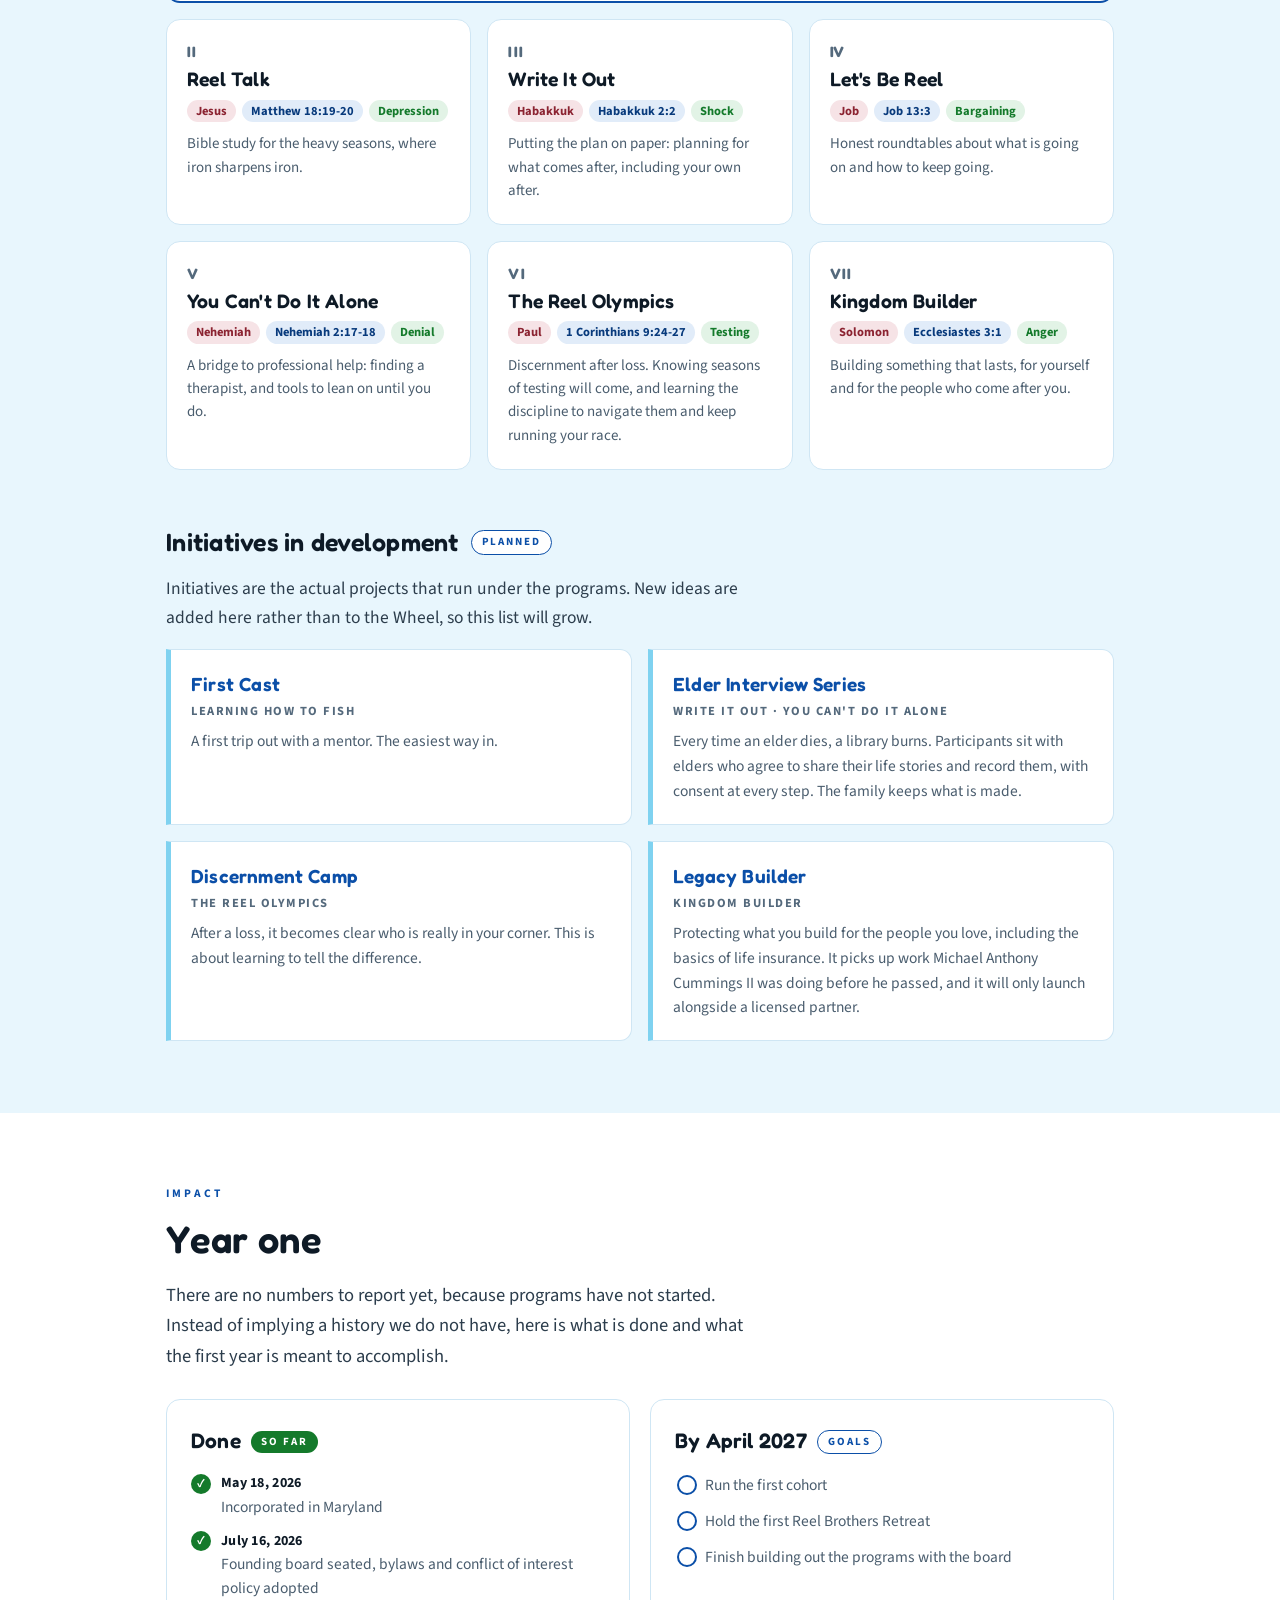
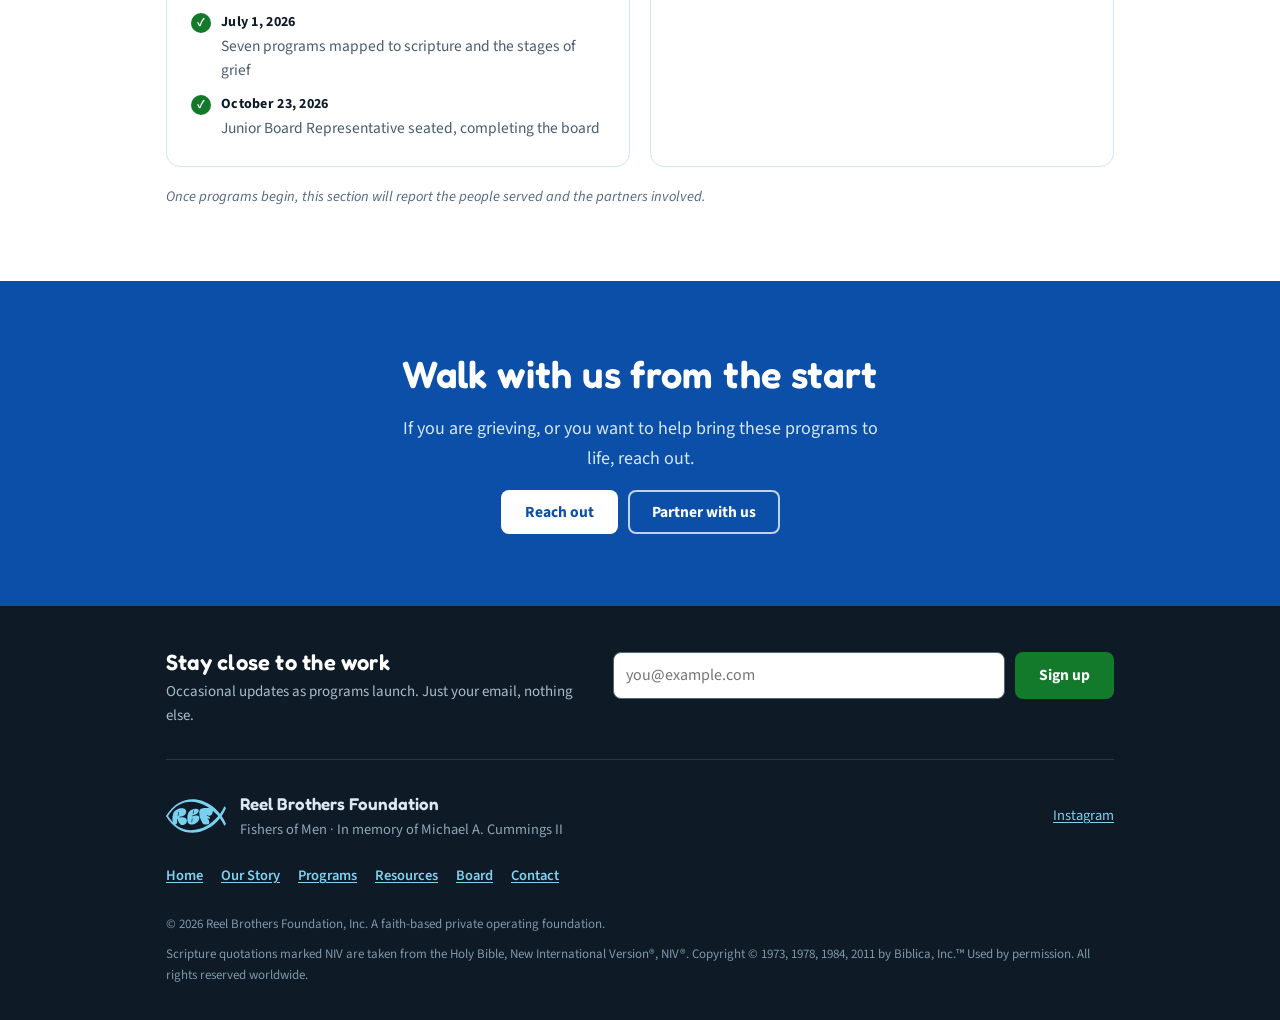
<file: programs.html>
<!doctype html>
<html lang="en">
<head>
<meta charset="utf-8">
<meta name="viewport" content="width=device-width, initial-scale=1">
<title>Programs: Reel Brothers Foundation</title>
<meta name="description" content="The Four Pillars, the seven programs of the Wheel and the initiatives in development at Reel Brothers Foundation, with an honest account of what exists today and what is planned.">
<link rel="canonical" href="https://reelbrothersfoundation.org/programs.html">
<meta name="theme-color" content="#0B4FA8">

<!-- Link previews (texts, social posts). Image is artboard 48 on white, 1200x630. -->
<meta property="og:type" content="website">
<meta property="og:site_name" content="Reel Brothers Foundation">
<meta property="og:title" content="Programs: Reel Brothers Foundation">
<meta property="og:description" content="Four pillars, seven programs tied to scripture and the stages of grief, and what is planned for year one.">
<meta property="og:url" content="https://reelbrothersfoundation.org/programs.html">
<meta property="og:image" content="https://reelbrothersfoundation.org/img/og-image.png">
<meta property="og:image:type" content="image/png">
<meta property="og:image:width" content="1200">
<meta property="og:image:height" content="630">
<meta property="og:image:alt" content="The Reel Brothers Foundation mark: the words Reel Brothers Foundation inside a fish, with a fisherman and Matthew 4:19.">
<meta name="twitter:card" content="summary_large_image">
<meta name="twitter:title" content="Programs: Reel Brothers Foundation">
<meta name="twitter:description" content="Four pillars, seven programs tied to scripture and the stages of grief, and what is planned for year one.">
<meta name="twitter:image" content="https://reelbrothersfoundation.org/img/og-image.png">
<meta name="twitter:image:alt" content="The Reel Brothers Foundation mark: the words Reel Brothers Foundation inside a fish, with a fisherman and Matthew 4:19.">

<link rel="icon" href="img/favicon.svg" type="image/svg+xml">
<link rel="icon" href="img/favicon-32.png" type="image/png" sizes="32x32">
<link rel="apple-touch-icon" href="img/apple-touch-icon.png">

<link rel="preconnect" href="https://fonts.googleapis.com">
<link rel="preconnect" href="https://fonts.gstatic.com" crossorigin>
<link rel="stylesheet" href="https://fonts.googleapis.com/css2?family=Fredoka:wght@600;700&family=Lora:ital,wght@1,400;1,500&family=Source+Sans+3:wght@400;600;700&display=swap">
<link rel="stylesheet" href="css/site.css?v=2026103001">
<script>document.documentElement.className += " js";</script>
<!-- Analytics ID and form endpoint live in js/config.js -->
<script src="js/config.js?v=2026092507" defer></script>
<script src="js/site.js?v=2026092507" defer></script>
</head>
<body>
<a class="skip" href="#main">Skip to content</a>
<svg width="0" height="0" style="position:absolute" aria-hidden="true" focusable="false">
  <!-- Plain fish from the Illustrator master, artboard 43 -->
  <symbol id="fish" viewBox="0 0 833.32 487.95"><path fill="currentColor" d="M811.12,101.11c-60.43,146.7-199.79,285.93-354.68,332.87-154.18,46.69-320.05,3.14-436.59-202.95L0,243.98c247.06,428.1,703.92,230.28,833.32-114.24l-22.19-28.62Z"/><path fill="currentColor" d="M811.12,386.84c-60.43-146.7-199.79-285.93-354.68-332.87C302.26,7.28,136.39,50.83,19.85,256.92L0,243.98C247.06-184.12,703.92,13.7,833.32,358.22l-22.19,28.62Z"/></symbol>
</svg>
<header class="site-head on-dark">
  <nav class="top" aria-label="Main">
    <div class="wrap">
      <a class="brand" href="index.html"><img src="img/rbf-fish-white.svg" alt="" width="54" height="30"><span>Reel Brothers <span class="accent">Foundation</span></span></a>
      <button class="menu-btn" type="button" aria-expanded="false" aria-controls="navlist"><span class="bars" aria-hidden="true"></span><span class="menu-label">Menu</span></button>
      <ul class="navl" id="navlist">
        <li><a href="story.html">Our Story</a></li>
        <li><a href="programs.html" aria-current="page">Programs</a></li>
        <li><a href="resources.html">Resources</a></li>
        <li><a href="board.html">Board</a></li>
        <li><a href="index.html#involved">Get Involved</a></li>
        <li><a href="index.html#contact">Contact</a></li>
        <li><a class="give-link" href="index.html#give">Give</a></li>
      </ul>
    </div>
  </nav>
</header>

<main id="main">

<div class="page-hero on-dark">
  <div class="wrap hero-inner solo">
    <div class="print-only print-head" aria-hidden="true"></div>
    <div>
      <p class="eyebrow">Programs</p>
      <h1>How the work is <em>built</em></h1>
      <p>Four pillars, seven programs, and a growing set of initiatives. The foundation was formed in 2026 and no programs have run yet, so everything below is marked as planned.</p>
    </div>
  </div>
  <svg class="wave" viewBox="0 0 1440 90" preserveAspectRatio="none" aria-hidden="true" focusable="false">
    <path d="M0,42 C180,86 360,10 540,34 C720,58 900,88 1080,64 C1260,40 1350,22 1440,30 L1440,90 L0,90 Z" fill="#FFFFFF"></path>
  </svg>
</div>

<section id="pillars" aria-labelledby="pillars-h" style="padding-top:48px;">
  <div class="wrap">
    <p class="label">The Four Pillars</p>
    <h2 id="pillars-h">What each pillar means, and what we do under it</h2>
    <p class="body">Every program the foundation runs stands on these four.</p>
    <div class="pillars">
      <article class="pillar p-fishing">
        <div class="pillar-head"><svg class="fish" aria-hidden="true" focusable="false"><use href="#fish"></use></svg><h3>Fishing</h3></div>
        <dl>
          <div><dt>What it means</dt><dd class="means">Time on the water, the practice that anchors the foundation and the memory it was built on.</dd></div>
          <div><dt>What we do</dt><dd><b>First Cast</b> is a first trip out with a mentor, the easiest way in. <b>The Reel Brothers Retreat</b> is time away together, focused on grief, healing and faith. Both are planned for the first year.</dd></div>
          <div><dt>Who it serves</dt><dd>Anyone carrying the loss of someone significant, whether they have fished all their life or have never held a rod.</dd></div>
        </dl>
      </article>
      <article class="pillar p-faith">
        <div class="pillar-head"><svg class="fish" aria-hidden="true" focusable="false"><use href="#fish"></use></svg><h3>Faith</h3></div>
        <dl>
          <div><dt>What it means</dt><dd class="means">Scripture as the frame for grief, with each program grounded in a specific passage and a biblical figure.</dd></div>
          <div><dt>What we do</dt><dd>Every program on the Wheel pairs a figure from the Bible with a stage of grief and a passage of scripture, read in the NIV. <b>Reel Talk</b> is our Bible study. Every meeting of the foundation opens and closes in prayer.</dd></div>
          <div><dt>Who it serves</dt><dd>Anyone navigating a loss who is open to walking through it with scripture.</dd></div>
        </dl>
      </article>
      <article class="pillar p-fellowship">
        <div class="pillar-head"><svg class="fish" aria-hidden="true" focusable="false"><use href="#fish"></use></svg><h3>Fellowship</h3></div>
        <dl>
          <div><dt>What it means</dt><dd class="means">Being around people carrying something similar, so the weight is shared rather than carried alone.</dd></div>
          <div><dt>What we do</dt><dd><b>Cohorts</b> walk through a season together. <b>Let's Be Reel</b> roundtables make room for honest talk about what is going on. <b>You Can't Do It Alone</b> builds a bridge to professional help when a friend is not enough.</dd></div>
          <div><dt>Who it serves</dt><dd>Young adults especially, and anyone who has lost a significant loved one and does not want to carry it alone.</dd></div>
        </dl>
      </article>
      <article class="pillar p-foundation">
        <div class="pillar-head"><svg class="fish" aria-hidden="true" focusable="false"><use href="#fish"></use></svg><h3>Foundation</h3></div>
        <dl>
          <div><dt>What it means</dt><dd class="means">Rebuilding what steadies you, so the new normal has something solid underneath it.</dd></div>
          <div><dt>What we do</dt><dd><b>Learning How to Fish</b> teaches practical life skills through the lens of living without the person you lost. <b>Write It Out</b> helps you plan for what comes after. <b>Kingdom Builder</b> is about building something that lasts.</dd></div>
          <div><dt>Who it serves</dt><dd>People rebuilding after a loss, especially young adults taking on responsibilities they did not expect to carry yet.</dd></div>
        </dl>
      </article>
    </div>
  </div>
</section>

<section class="surf" id="status" aria-labelledby="status-h">
  <div class="wrap">
    <p class="label">Where things stand</p>
    <h2 id="status-h">What exists today, and what is planned</h2>
    <p class="body lede">No programs have run yet. We would rather say that plainly than dress it up, so here is exactly where things stand.</p>
    <div class="status-grid">
      <div class="status now">
        <p class="tag now">Today</p>
        <ul class="checks">
          <li><b>A legal home.</b> Reel Brothers Foundation, Inc. was incorporated in Maryland on May 18, 2026.</li>
          <li><b>A founding board.</b> Seated and meeting since July 16, 2026, with bylaws and a conflict of interest policy adopted.</li>
          <li><b>A program framework.</b> Seven programs, each tied to a stage of grief and a passage of scripture. That is the Wheel, below.</li>
        </ul>
      </div>
      <div class="status planned">
        <p class="tag planned">Planned</p>
        <ul class="checks">
          <li><b>The first cohort.</b> A small group walking through a season together, in the first year.</li>
          <li><b>The first Reel Brothers Retreat.</b> Time away focused on grief, healing and faith, also in the first year.</li>
          <li><b>More cities.</b> Cohorts in Atlanta, the DMV and the New York tri-state area are part of the plan for year two.</li>
        </ul>
      </div>
    </div>

    <h3 class="sub" id="wheel-h">The Wheel <span class="tag planned">Planned</span></h3>
    <p class="body">Grief does not move in a straight line, so the Wheel does not either. You start wherever grief meets you and come back around as often as you need. Each program pairs a figure from the Bible with a passage of scripture and a stage of grief.</p>
    <figure class="wheel-fig">
<svg class="wheel-svg" viewBox="0 0 360 360" role="img" aria-labelledby="wheel-title wheel-desc">
<title id="wheel-title">The Wheel</title>
<desc id="wheel-desc">Learning How to Fish, tied to Jesus and acceptance, sits at the center. Six programs sit on a circle around it, each connected to the center: Reel Talk, Write It Out, Let's Be Reel, You Can't Do It Alone, The Reel Olympics and Kingdom Builder.</desc>
<circle class="w-rim" cx="180" cy="180" r="128"/>
<line class="w-spoke" x1="180" y1="180" x2="180.0" y2="52.0"/>
<line class="w-spoke" x1="180" y1="180" x2="290.9" y2="116.0"/>
<line class="w-spoke" x1="180" y1="180" x2="290.9" y2="244.0"/>
<line class="w-spoke" x1="180" y1="180" x2="180.0" y2="308.0"/>
<line class="w-spoke" x1="180" y1="180" x2="69.1" y2="244.0"/>
<line class="w-spoke" x1="180" y1="180" x2="69.1" y2="116.0"/>
<g class="w-node">
<circle cx="180.0" cy="52.0" r="44"/>
<text class="w-num" x="180.0" y="33.0">II</text>
<text class="w-name" x="180.0" y="57.0">Reel Talk</text>
<text class="w-stage" x="180.0" y="80.0">Depression</text>
</g>
<g class="w-node">
<circle cx="290.9" cy="116.0" r="44"/>
<text class="w-num" x="290.9" y="97.0">III</text>
<text class="w-name" x="290.9" y="121.0">Write It Out</text>
<text class="w-stage" x="290.9" y="144.0">Shock</text>
</g>
<g class="w-node">
<circle cx="290.9" cy="244.0" r="44"/>
<text class="w-num" x="290.9" y="225.0">IV</text>
<text class="w-name" x="290.9" y="242.0">Let's</text>
<text class="w-name" x="290.9" y="256.0">Be Reel</text>
<text class="w-stage" x="290.9" y="272.0">Bargaining</text>
</g>
<g class="w-node">
<circle cx="180.0" cy="308.0" r="44"/>
<text class="w-num" x="180.0" y="289.0">V</text>
<text class="w-name" x="180.0" y="306.0">You Can't</text>
<text class="w-name" x="180.0" y="320.0">Do It Alone</text>
<text class="w-stage" x="180.0" y="336.0">Denial</text>
</g>
<g class="w-node">
<circle cx="69.1" cy="244.0" r="44"/>
<text class="w-num" x="69.1" y="225.0">VI</text>
<text class="w-name" x="69.1" y="242.0">The Reel</text>
<text class="w-name" x="69.1" y="256.0">Olympics</text>
<text class="w-stage" x="69.1" y="272.0">Testing</text>
</g>
<g class="w-node">
<circle cx="69.1" cy="116.0" r="44"/>
<text class="w-num" x="69.1" y="97.0">VII</text>
<text class="w-name" x="69.1" y="114.0">Kingdom</text>
<text class="w-name" x="69.1" y="128.0">Builder</text>
<text class="w-stage" x="69.1" y="144.0">Anger</text>
</g>
<g class="w-hub">
<circle cx="180" cy="180" r="56"/>
<text class="w-num" x="180" y="156">I</text>
<text class="w-name" x="180" y="174">Learning</text>
<text class="w-name" x="180" y="189">How to Fish</text>
<text class="w-stage" x="180" y="207">Acceptance</text>
</g>
</svg>
      <figcaption>Start anywhere. Grief does not move in order, so you can move between programs in any direction, and every program connects to the center.</figcaption>
    </figure>
    <p class="legend" aria-hidden="true"><span class="chip fig">Biblical figure</span><span class="chip ref">Scripture, NIV</span><span class="chip stage">Stage of grief</span></p>
    <div class="wheel" role="list" aria-labelledby="wheel-h">
      <article class="spoke center" role="listitem">
        <p class="num">I &middot; At the center</p>
        <h4>Learning How to Fish</h4>
        <p class="chips"><span class="chip fig">Jesus</span><span class="chip ref">Matthew 4:19</span><span class="chip stage">Acceptance</span></p>
        <p class="desc">The center of the Wheel, and the place every stage moves toward. Practical life skills, taught through the lens of living without the person you lost.</p>
      </article>
      <article class="spoke" role="listitem">
        <p class="num" aria-hidden="true">II</p>
        <h4>Reel Talk</h4>
        <p class="chips"><span class="chip fig">Jesus</span><span class="chip ref">Matthew 18:19-20</span><span class="chip stage">Depression</span></p>
        <p class="desc">Bible study for the heavy seasons, where iron sharpens iron.</p>
      </article>
      <article class="spoke" role="listitem">
        <p class="num" aria-hidden="true">III</p>
        <h4>Write It Out</h4>
        <p class="chips"><span class="chip fig">Habakkuk</span><span class="chip ref">Habakkuk 2:2</span><span class="chip stage">Shock</span></p>
        <p class="desc">Putting the plan on paper: planning for what comes after, including your own after.</p>
      </article>
      <article class="spoke" role="listitem">
        <p class="num" aria-hidden="true">IV</p>
        <h4>Let's Be Reel</h4>
        <p class="chips"><span class="chip fig">Job</span><span class="chip ref">Job 13:3</span><span class="chip stage">Bargaining</span></p>
        <p class="desc">Honest roundtables about what is going on and how to keep going.</p>
      </article>
      <article class="spoke" role="listitem">
        <p class="num" aria-hidden="true">V</p>
        <h4>You Can't Do It Alone</h4>
        <p class="chips"><span class="chip fig">Nehemiah</span><span class="chip ref">Nehemiah 2:17-18</span><span class="chip stage">Denial</span></p>
        <p class="desc">A bridge to professional help: finding a therapist, and tools to lean on until you do.</p>
      </article>
      <article class="spoke" role="listitem">
        <p class="num" aria-hidden="true">VI</p>
        <h4>The Reel Olympics</h4>
        <p class="chips"><span class="chip fig">Paul</span><span class="chip ref">1 Corinthians 9:24-27</span><span class="chip stage">Testing</span></p>
        <p class="desc">Discernment after loss. Knowing seasons of testing will come, and learning the discipline to navigate them and keep running your race.</p>
      </article>
      <article class="spoke" role="listitem">
        <p class="num" aria-hidden="true">VII</p>
        <h4>Kingdom Builder</h4>
        <p class="chips"><span class="chip fig">Solomon</span><span class="chip ref">Ecclesiastes 3:1</span><span class="chip stage">Anger</span></p>
        <p class="desc">Building something that lasts, for yourself and for the people who come after you.</p>
      </article>
    </div>

    <h3 class="sub" id="initiatives">Initiatives in development <span class="tag planned">Planned</span></h3>
    <p class="body">Initiatives are the actual projects that run under the programs. New ideas are added here rather than to the Wheel, so this list will grow.</p>
    <ul class="inits">
      <li>
        <h4>First Cast</h4>
        <p class="under">Learning How to Fish</p>
        <p>A first trip out with a mentor. The easiest way in.</p>
      </li>
      <li>
        <h4>Elder Interview Series</h4>
        <p class="under">Write It Out &middot; You Can't Do It Alone</p>
        <p>Every time an elder dies, a library burns. Participants sit with elders who agree to share their life stories and record them, with consent at every step. The family keeps what is made.</p>
      </li>
      <li>
        <h4>Discernment Camp</h4>
        <p class="under">The Reel Olympics</p>
        <p>After a loss, it becomes clear who is really in your corner. This is about learning to tell the difference.</p>
      </li>
      <li>
        <h4>Legacy Builder</h4>
        <p class="under">Kingdom Builder</p>
        <p>Protecting what you build for the people you love, including the basics of life insurance. It picks up work Michael Anthony Cummings II was doing before he passed, and it will only launch alongside a licensed partner.</p>
      </li>
    </ul>
  </div>
</section>

<section id="year-one" aria-labelledby="impact-h">
  <div class="wrap">
    <p class="label">Impact</p>
    <h2 id="impact-h">Year one</h2>
    <p class="body lede">There are no numbers to report yet, because programs have not started. Instead of implying a history we do not have, here is what is done and what the first year is meant to accomplish.</p>
    <div class="year-grid">
      <div class="year-col">
        <h3>Done <span class="tag now">So far</span></h3>
        <ol class="ticks done">
          <li><span class="when">May 18, 2026</span>Incorporated in Maryland</li>
          <li><span class="when">July 16, 2026</span>Founding board seated, bylaws and conflict of interest policy adopted</li>
          <li><span class="when">July 1, 2026</span>Seven programs mapped to scripture and the stages of grief</li>
          <li><span class="when">October 23, 2026</span>Junior Board Representative seated, completing the board</li>
        </ol>
      </div>
      <div class="year-col">
        <h3>By April 2027 <span class="tag planned">Goals</span></h3>
        <ul class="ticks goals">
          <li>Run the first cohort</li>
          <li>Hold the first Reel Brothers Retreat</li>
          <li>Finish building out the programs with the board</li>
        </ul>
      </div>
    </div>
    <p class="note">Once programs begin, this section will report the people served and the partners involved.</p>
  </div>
</section>

<section class="cta-band on-dark" aria-labelledby="cta-h">
  <div class="narrow">
    <h2 id="cta-h">Walk with us from the start</h2>
    <p>If you are grieving, or you want to help bring these programs to life, reach out.</p>
    <p class="cta-actions"><a class="btn light" href="index.html?topic=grieving#contact">Reach out</a><a class="btn ghost" href="index.html?topic=partner#contact">Partner with us</a></p>
  </div>
</section>

</main>

<footer class="on-dark">
  <div class="wrap">
    <form class="news" id="news-form" novalidate>
      <div>
        <h2>Stay close to the work</h2>
        <p>Occasional updates as programs launch. Just your email, nothing else.</p>
      </div>
      <div>
        <label class="visually-hidden" for="nl-email">Email address</label>
        <div class="news-row">
          <input id="nl-email" name="email" type="email" autocomplete="email" placeholder="you@example.com" required>
          <button class="btn" type="submit">Sign up</button>
        </div>
        <input type="hidden" name="form" value="newsletter">
        <div class="hp" aria-hidden="true"><input name="_gotcha" type="text" tabindex="-1" autocomplete="off"></div>
        <p class="form-status" role="status" aria-live="polite"></p>
      </div>
    </form>

    <div class="foot-main">
      <div class="foot-brand">
        <img src="img/rbf-fish-lightblue.svg" alt="" width="60" height="34" loading="lazy" decoding="async">
        <div><b>Reel Brothers Foundation</b>Fishers of Men &middot; In memory of Michael A. Cummings II</div>
      </div>
      <ul class="social" aria-label="Social media">
        <li><a href="https://www.instagram.com/reelbrothersfoundation/" target="_blank" rel="noopener">Instagram</a></li>
      </ul>
    </div>
    <ul class="foot-links" aria-label="Pages">
      <li><a href="index.html">Home</a></li>
      <li><a href="story.html">Our Story</a></li>
      <li><a href="programs.html">Programs</a></li>
      <li><a href="resources.html">Resources</a></li>
      <li><a href="board.html">Board</a></li>
      <li><a href="index.html#contact">Contact</a></li>
    </ul>
    <div class="foot-legal">
      <p>&copy; <span data-year>2026</span> Reel Brothers Foundation, Inc. A faith-based private operating foundation.</p>
      <p>Scripture quotations marked NIV are taken from the Holy Bible, New International Version&reg;, NIV&reg;. Copyright &copy; 1973, 1978, 1984, 2011 by Biblica, Inc.&trade; Used by permission. All rights reserved worldwide.</p>
    </div>
  </div>
</footer>
</body>
</html>
</file>
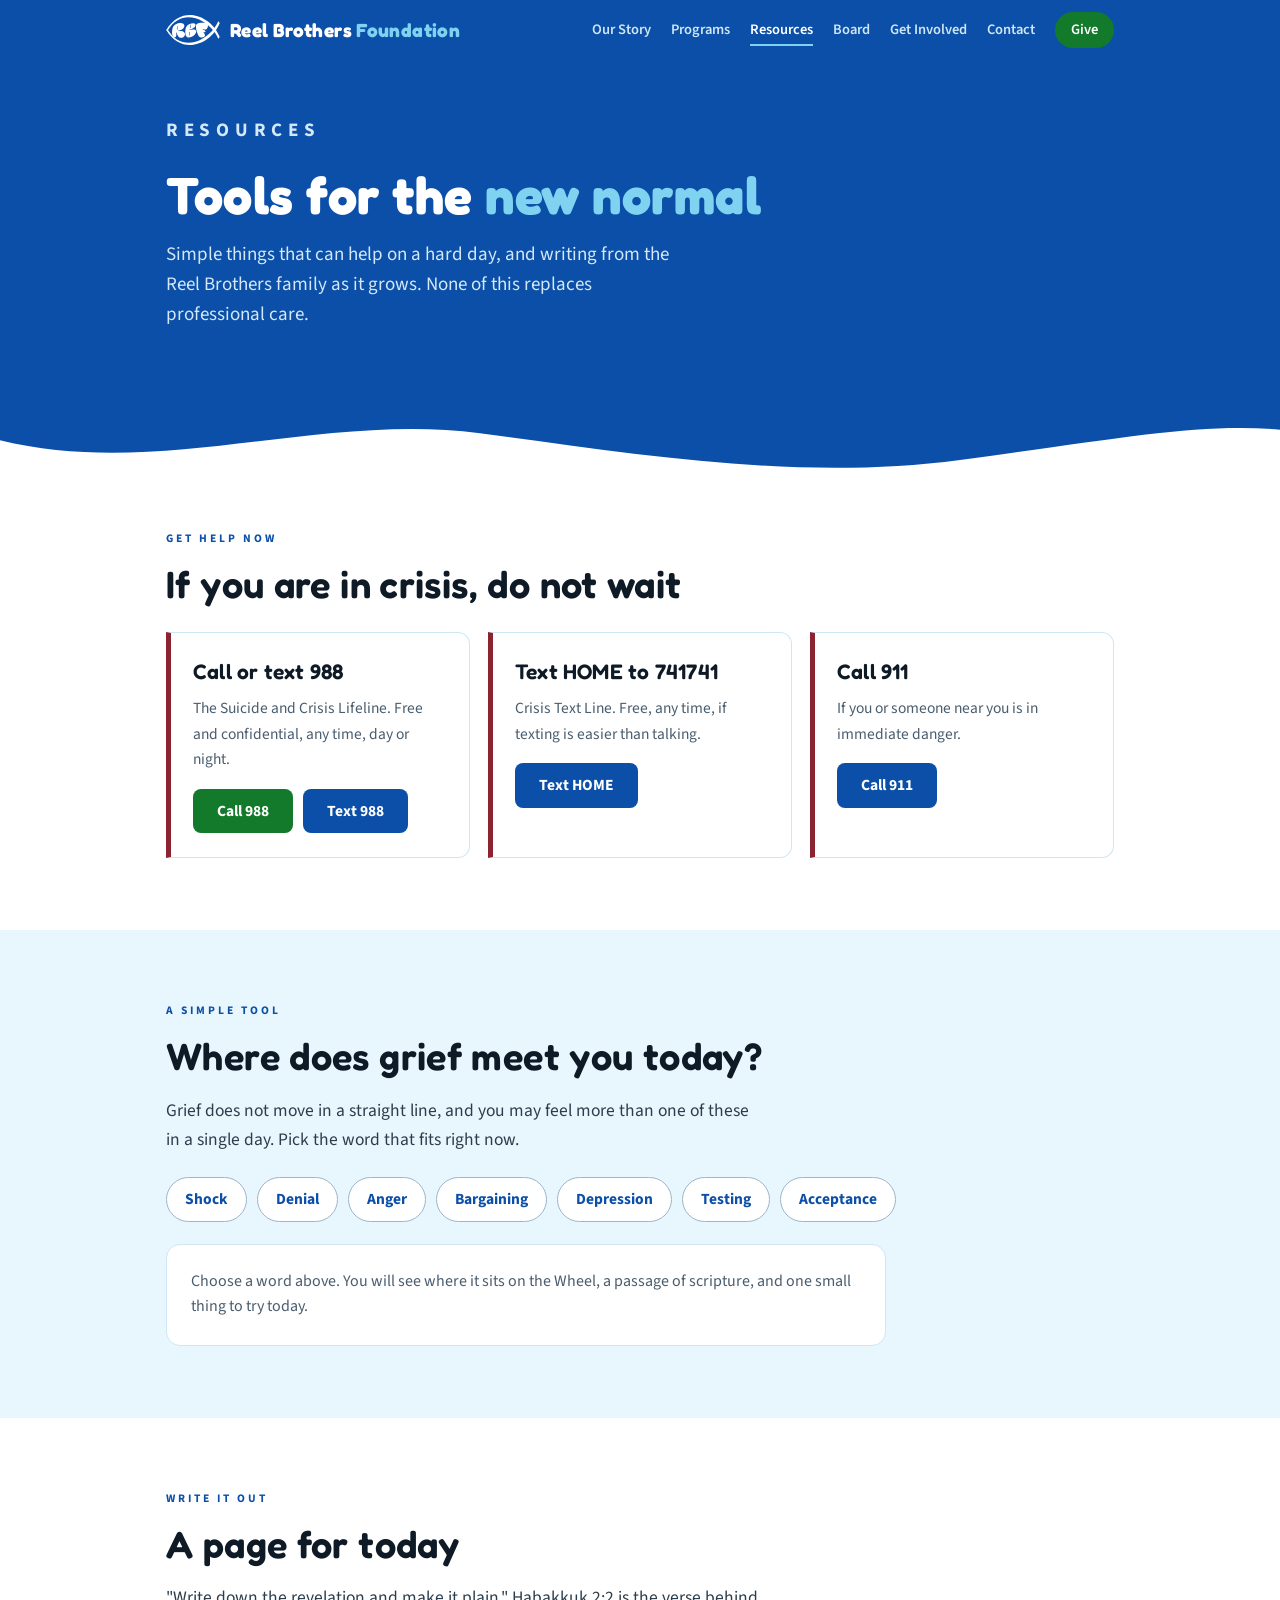
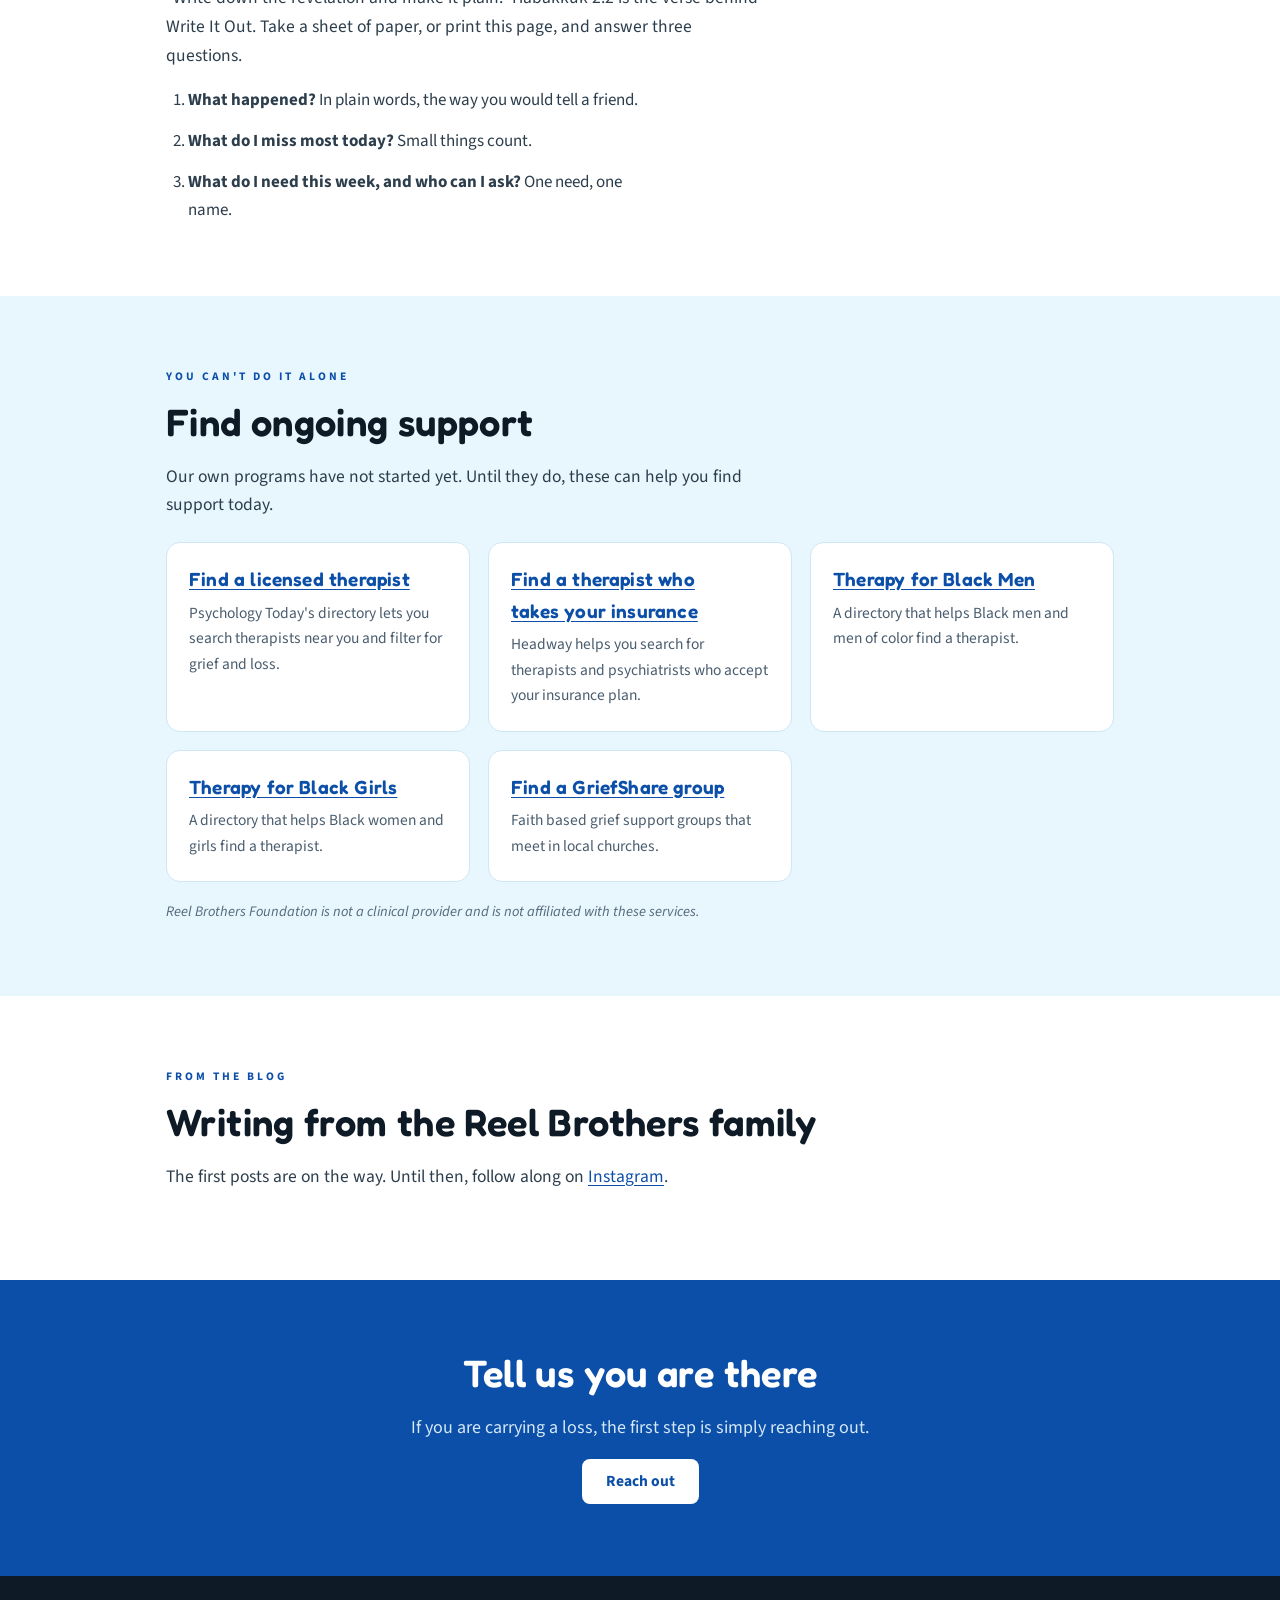
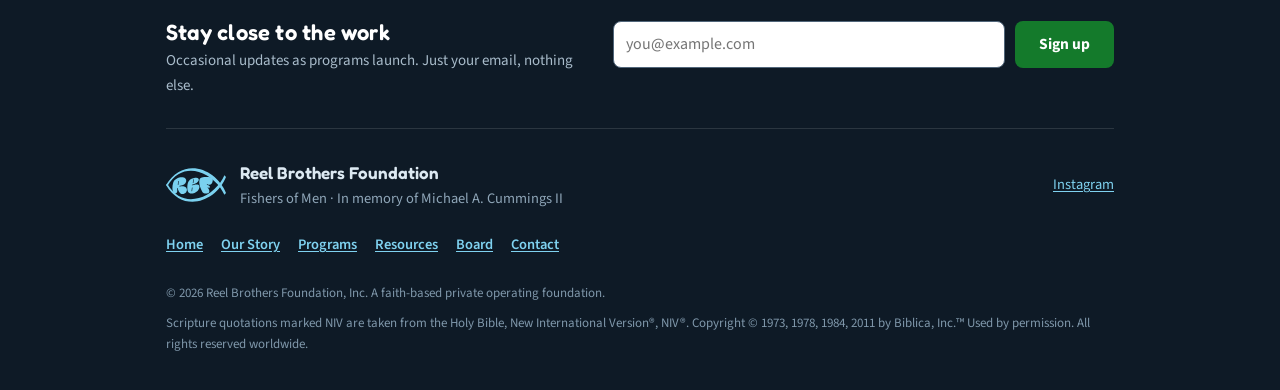
<file: resources.html>
<!doctype html>
<html lang="en">
<head>
<meta charset="utf-8">
<meta name="viewport" content="width=device-width, initial-scale=1">
<title>Resources: Reel Brothers Foundation</title>
<meta name="description" content="Simple tools for navigating grief, crisis lines, ways to find support, and writing from Reel Brothers Foundation.">
<link rel="canonical" href="https://reelbrothersfoundation.org/resources.html">
<meta name="theme-color" content="#0B4FA8">

<!-- Link previews (texts, social posts). Image is artboard 48 on white, 1200x630. -->
<meta property="og:type" content="website">
<meta property="og:site_name" content="Reel Brothers Foundation">
<meta property="og:title" content="Resources: Reel Brothers Foundation">
<meta property="og:description" content="Simple tools for navigating grief and the new normal, and where to find help today.">
<meta property="og:url" content="https://reelbrothersfoundation.org/resources.html">
<meta property="og:image" content="https://reelbrothersfoundation.org/img/og-image.png">
<meta property="og:image:type" content="image/png">
<meta property="og:image:width" content="1200">
<meta property="og:image:height" content="630">
<meta property="og:image:alt" content="The Reel Brothers Foundation mark: the words Reel Brothers Foundation inside a fish, with a fisherman and Matthew 4:19.">
<meta name="twitter:card" content="summary_large_image">
<meta name="twitter:title" content="Resources: Reel Brothers Foundation">
<meta name="twitter:description" content="Simple tools for navigating grief and the new normal, and where to find help today.">
<meta name="twitter:image" content="https://reelbrothersfoundation.org/img/og-image.png">
<meta name="twitter:image:alt" content="The Reel Brothers Foundation mark: the words Reel Brothers Foundation inside a fish, with a fisherman and Matthew 4:19.">

<link rel="icon" href="img/favicon.svg" type="image/svg+xml">
<link rel="icon" href="img/favicon-32.png" type="image/png" sizes="32x32">
<link rel="apple-touch-icon" href="img/apple-touch-icon.png">

<link rel="preconnect" href="https://fonts.googleapis.com">
<link rel="preconnect" href="https://fonts.gstatic.com" crossorigin>
<link rel="stylesheet" href="https://fonts.googleapis.com/css2?family=Fredoka:wght@600;700&family=Lora:ital,wght@1,400;1,500&family=Source+Sans+3:wght@400;600;700&display=swap">
<link rel="stylesheet" href="css/site.css?v=2026103001">
<script>document.documentElement.className += " js";</script>
<!-- Analytics ID and form endpoint live in js/config.js -->
<script src="js/config.js?v=2026092507" defer></script>
<script src="js/site.js?v=2026092507" defer></script>
</head>
<body>
<a class="skip" href="#main">Skip to content</a>
<svg width="0" height="0" style="position:absolute" aria-hidden="true" focusable="false">
  <!-- Plain fish from the Illustrator master, artboard 43 -->
  <symbol id="fish" viewBox="0 0 833.32 487.95"><path fill="currentColor" d="M811.12,101.11c-60.43,146.7-199.79,285.93-354.68,332.87-154.18,46.69-320.05,3.14-436.59-202.95L0,243.98c247.06,428.1,703.92,230.28,833.32-114.24l-22.19-28.62Z"/><path fill="currentColor" d="M811.12,386.84c-60.43-146.7-199.79-285.93-354.68-332.87C302.26,7.28,136.39,50.83,19.85,256.92L0,243.98C247.06-184.12,703.92,13.7,833.32,358.22l-22.19,28.62Z"/></symbol>
</svg>
<header class="site-head on-dark">
  <nav class="top" aria-label="Main">
    <div class="wrap">
      <a class="brand" href="index.html"><img src="img/rbf-fish-white.svg" alt="" width="54" height="30"><span>Reel Brothers <span class="accent">Foundation</span></span></a>
      <button class="menu-btn" type="button" aria-expanded="false" aria-controls="navlist"><span class="bars" aria-hidden="true"></span><span class="menu-label">Menu</span></button>
      <ul class="navl" id="navlist">
        <li><a href="story.html">Our Story</a></li>
        <li><a href="programs.html">Programs</a></li>
        <li><a href="resources.html" aria-current="page">Resources</a></li>
        <li><a href="board.html">Board</a></li>
        <li><a href="index.html#involved">Get Involved</a></li>
        <li><a href="index.html#contact">Contact</a></li>
        <li><a class="give-link" href="index.html#give">Give</a></li>
      </ul>
    </div>
  </nav>
</header>

<main id="main">

<div class="page-hero on-dark">
  <div class="wrap hero-inner solo">
    <div class="print-only print-head" aria-hidden="true"></div>
    <div>
      <p class="eyebrow">Resources</p>
      <h1>Tools for the <em>new normal</em></h1>
      <p>Simple things that can help on a hard day, and writing from the Reel Brothers family as it grows. None of this replaces professional care.</p>
    </div>
  </div>
  <svg class="wave" viewBox="0 0 1440 90" preserveAspectRatio="none" aria-hidden="true" focusable="false">
    <path d="M0,42 C180,86 360,10 540,34 C720,58 900,88 1080,64 C1260,40 1350,22 1440,30 L1440,90 L0,90 Z" fill="#FFFFFF"></path>
  </svg>
</div>

<section id="help-now" aria-labelledby="help-h" style="padding-top:48px;">
  <div class="wrap">
    <p class="label">Get help now</p>
    <h2 id="help-h">If you are in crisis, do not wait</h2>
    <div class="help-grid">
      <div class="help-card">
        <h3>Call or text 988</h3>
        <p>The Suicide and Crisis Lifeline. Free and confidential, any time, day or night.</p>
        <p class="help-actions"><a class="btn" href="tel:988">Call 988</a><a class="btn alt" href="sms:988">Text 988</a></p>
      </div>
      <div class="help-card">
        <h3>Text HOME to 741741</h3>
        <p>Crisis Text Line. Free, any time, if texting is easier than talking.</p>
        <p class="help-actions"><a class="btn alt" href="sms:741741?body=HOME">Text HOME</a></p>
      </div>
      <div class="help-card">
        <h3>Call 911</h3>
        <p>If you or someone near you is in immediate danger.</p>
        <p class="help-actions"><a class="btn alt" href="tel:911">Call 911</a></p>
      </div>
    </div>
  </div>
</section>

<section class="surf" id="check-in" aria-labelledby="checkin-h">
  <div class="wrap">
    <div>
      <p class="label">A simple tool</p>
      <h2 id="checkin-h">Where does grief meet you today?</h2>
      <p class="body">Grief does not move in a straight line, and you may feel more than one of these in a single day. Pick the word that fits right now.</p>
      <fieldset class="checkin">
        <legend class="visually-hidden">Pick the word that fits right now</legend>
        <input class="st-radio" type="radio" name="stage" id="st-shock" value="shock">
        <input class="st-radio" type="radio" name="stage" id="st-denial" value="denial">
        <input class="st-radio" type="radio" name="stage" id="st-anger" value="anger">
        <input class="st-radio" type="radio" name="stage" id="st-bargaining" value="bargaining">
        <input class="st-radio" type="radio" name="stage" id="st-depression" value="depression">
        <input class="st-radio" type="radio" name="stage" id="st-testing" value="testing">
        <input class="st-radio" type="radio" name="stage" id="st-acceptance" value="acceptance">
        <div class="stage-pills">
          <label for="st-shock">Shock</label>
          <label for="st-denial">Denial</label>
          <label for="st-anger">Anger</label>
          <label for="st-bargaining">Bargaining</label>
          <label for="st-depression">Depression</label>
          <label for="st-testing">Testing</label>
          <label for="st-acceptance">Acceptance</label>
        </div>
        <div class="stage-panels">
          <div class="stage-panel sp-hint">
            <p class="prompt">Choose a word above. You will see where it sits on the Wheel, a passage of scripture, and one small thing to try today.</p>
          </div>
          <div class="stage-panel sp-shock">
            <h3>Shock</h3>
            <p class="on-wheel">On the Wheel: <b>Write It Out</b> &middot; Habakkuk &middot; <a href="https://www.biblegateway.com/passage/?search=Habakkuk%202%3A2&version=NIV" target="_blank" rel="noopener">Habakkuk 2:2, NIV</a></p>
            <p class="prompt">Write down what happened, plainly, the way you would tell a friend. You do not have to make sense of it yet.</p>
            <a class="btn alt" href="index.html?topic=grieving#contact">Tell us you are there</a>
          </div>
          <div class="stage-panel sp-denial">
            <h3>Denial</h3>
            <p class="on-wheel">On the Wheel: <b>You Can't Do It Alone</b> &middot; Nehemiah &middot; <a href="https://www.biblegateway.com/passage/?search=Nehemiah%202%3A17-18&version=NIV" target="_blank" rel="noopener">Nehemiah 2:17-18, NIV</a></p>
            <p class="prompt">Name one person you can be honest with this week, and one thing you need help with. Nehemiah did not rebuild the wall alone.</p>
            <a class="btn alt" href="index.html?topic=grieving#contact">Tell us you are there</a>
          </div>
          <div class="stage-panel sp-anger">
            <h3>Anger</h3>
            <p class="on-wheel">On the Wheel: <b>Kingdom Builder</b> &middot; Solomon &middot; <a href="https://www.biblegateway.com/passage/?search=Ecclesiastes%203%3A1&version=NIV" target="_blank" rel="noopener">Ecclesiastes 3:1, NIV</a></p>
            <p class="prompt">There is a season for this too. Notice where your anger shows up, and pick one person you can talk it through with.</p>
            <a class="btn alt" href="index.html?topic=grieving#contact">Tell us you are there</a>
          </div>
          <div class="stage-panel sp-bargaining">
            <h3>Bargaining</h3>
            <p class="on-wheel">On the Wheel: <b>Let's Be Reel</b> &middot; Job &middot; <a href="https://www.biblegateway.com/passage/?search=Job%2013%3A3&version=NIV" target="_blank" rel="noopener">Job 13:3, NIV</a></p>
            <p class="prompt">Job took his questions straight to God. Write down the question you keep asking, and bring it to Him in prayer.</p>
            <a class="btn alt" href="index.html?topic=grieving#contact">Tell us you are there</a>
          </div>
          <div class="stage-panel sp-depression">
            <h3>Depression</h3>
            <p class="on-wheel">On the Wheel: <b>Reel Talk</b> &middot; Jesus &middot; <a href="https://www.biblegateway.com/passage/?search=Matthew%2018%3A19-20&version=NIV" target="_blank" rel="noopener">Matthew 18:19-20, NIV</a></p>
            <p class="prompt">Jesus said that where two or three gather in His name, He is there with them. Feeling this way does not make you weak. Reach out to one person today. If you are thinking about harming yourself, call or text 988 now.</p>
            <a class="btn alt" href="index.html?topic=grieving#contact">Tell us you are there</a>
          </div>
          <div class="stage-panel sp-testing">
            <h3>Testing</h3>
            <p class="on-wheel">On the Wheel: <b>The Reel Olympics</b> &middot; Paul &middot; <a href="https://www.biblegateway.com/passage/?search=1%20Corinthians%209%3A24-27&version=NIV" target="_blank" rel="noopener">1 Corinthians 9:24-27, NIV</a></p>
            <p class="prompt">Testing will come after a loss. Paul trained so he would not run aimlessly. Name one habit that keeps you steady, and practice it this week.</p>
            <a class="btn alt" href="index.html?topic=grieving#contact">Tell us you are there</a>
          </div>
          <div class="stage-panel sp-acceptance">
            <h3>Acceptance</h3>
            <p class="on-wheel">On the Wheel: <b>Learning How to Fish</b> &middot; Jesus &middot; <a href="https://www.biblegateway.com/passage/?search=Matthew%204%3A19&version=NIV" target="_blank" rel="noopener">Matthew 4:19, NIV</a></p>
            <p class="prompt">Acceptance is not forgetting. What is one thing they taught you that you can carry forward this week?</p>
            <a class="btn alt" href="index.html?topic=grieving#contact">Tell us you are there</a>
          </div>
        </div>
      </fieldset>
    </div>
  </div>
</section>

<section id="write-it-out" aria-labelledby="write-h">
  <div class="wrap">
    <div>
      <p class="label">Write It Out</p>
      <h2 id="write-h">A page for today</h2>
      <p class="body">"Write down the revelation and make it plain." Habakkuk 2:2 is the verse behind Write It Out. Take a sheet of paper, or print this page, and answer three questions.</p>
      <ol class="write-list">
        <li><b>What happened?</b> In plain words, the way you would tell a friend.</li>
        <li><b>What do I miss most today?</b> Small things count.</li>
        <li><b>What do I need this week, and who can I ask?</b> One need, one name.</li>
      </ol>
    </div>
  </div>
</section>

<section class="surf" id="support" aria-labelledby="support-h">
  <div class="wrap">
    <div>
      <p class="label">You Can't Do It Alone</p>
      <h2 id="support-h">Find ongoing support</h2>
      <p class="body">Our own programs have not started yet. Until they do, these can help you find support today.</p>
      <ul class="support-list">
        <li>
          <h3><a href="https://www.psychologytoday.com/us/therapists" target="_blank" rel="noopener">Find a licensed therapist</a></h3>
          <p>Psychology Today's directory lets you search therapists near you and filter for grief and loss.</p>
        </li>
        <li>
          <h3><a href="https://headway.co" target="_blank" rel="noopener">Find a therapist who takes your insurance</a></h3>
          <p>Headway helps you search for therapists and psychiatrists who accept your insurance plan.</p>
        </li>
        <li>
          <h3><a href="https://www.therapyforblackmen.org" target="_blank" rel="noopener">Therapy for Black Men</a></h3>
          <p>A directory that helps Black men and men of color find a therapist.</p>
        </li>
        <li>
          <h3><a href="https://therapyforblackgirls.com" target="_blank" rel="noopener">Therapy for Black Girls</a></h3>
          <p>A directory that helps Black women and girls find a therapist.</p>
        </li>
        <li>
          <h3><a href="https://www.griefshare.org" target="_blank" rel="noopener">Find a GriefShare group</a></h3>
          <p>Faith based grief support groups that meet in local churches.</p>
        </li>
      </ul>
      <p class="note">Reel Brothers Foundation is not a clinical provider and is not affiliated with these services.</p>
    </div>
  </div>
</section>

<section id="blog" aria-labelledby="blog-h">
  <div class="wrap">
    <p class="label">From the blog</p>
    <h2 id="blog-h">Writing from the Reel Brothers family</h2>
    <p class="body">The first posts are on the way. Until then, follow along on <a href="https://www.instagram.com/reelbrothersfoundation/" target="_blank" rel="noopener">Instagram</a>.</p>
  </div>
</section>

<section class="cta-band on-dark" aria-labelledby="cta-h">
  <div class="narrow">
    <h2 id="cta-h">Tell us you are there</h2>
    <p>If you are carrying a loss, the first step is simply reaching out.</p>
    <p class="cta-actions"><a class="btn light" href="index.html?topic=grieving#contact">Reach out</a></p>
  </div>
</section>

</main>

<footer class="on-dark">
  <div class="wrap">
    <form class="news" id="news-form" novalidate>
      <div>
        <h2>Stay close to the work</h2>
        <p>Occasional updates as programs launch. Just your email, nothing else.</p>
      </div>
      <div>
        <label class="visually-hidden" for="nl-email">Email address</label>
        <div class="news-row">
          <input id="nl-email" name="email" type="email" autocomplete="email" placeholder="you@example.com" required>
          <button class="btn" type="submit">Sign up</button>
        </div>
        <input type="hidden" name="form" value="newsletter">
        <div class="hp" aria-hidden="true"><input name="_gotcha" type="text" tabindex="-1" autocomplete="off"></div>
        <p class="form-status" role="status" aria-live="polite"></p>
      </div>
    </form>

    <div class="foot-main">
      <div class="foot-brand">
        <img src="img/rbf-fish-lightblue.svg" alt="" width="60" height="34" loading="lazy" decoding="async">
        <div><b>Reel Brothers Foundation</b>Fishers of Men &middot; In memory of Michael A. Cummings II</div>
      </div>
      <ul class="social" aria-label="Social media">
        <li><a href="https://www.instagram.com/reelbrothersfoundation/" target="_blank" rel="noopener">Instagram</a></li>
      </ul>
    </div>
    <ul class="foot-links" aria-label="Pages">
      <li><a href="index.html">Home</a></li>
      <li><a href="story.html">Our Story</a></li>
      <li><a href="programs.html">Programs</a></li>
      <li><a href="resources.html">Resources</a></li>
      <li><a href="board.html">Board</a></li>
      <li><a href="index.html#contact">Contact</a></li>
    </ul>
    <div class="foot-legal">
      <p>&copy; <span data-year>2026</span> Reel Brothers Foundation, Inc. A faith-based private operating foundation.</p>
      <p>Scripture quotations marked NIV are taken from the Holy Bible, New International Version&reg;, NIV&reg;. Copyright &copy; 1973, 1978, 1984, 2011 by Biblica, Inc.&trade; Used by permission. All rights reserved worldwide.</p>
    </div>
  </div>
</footer>
</body>
</html>
</file>
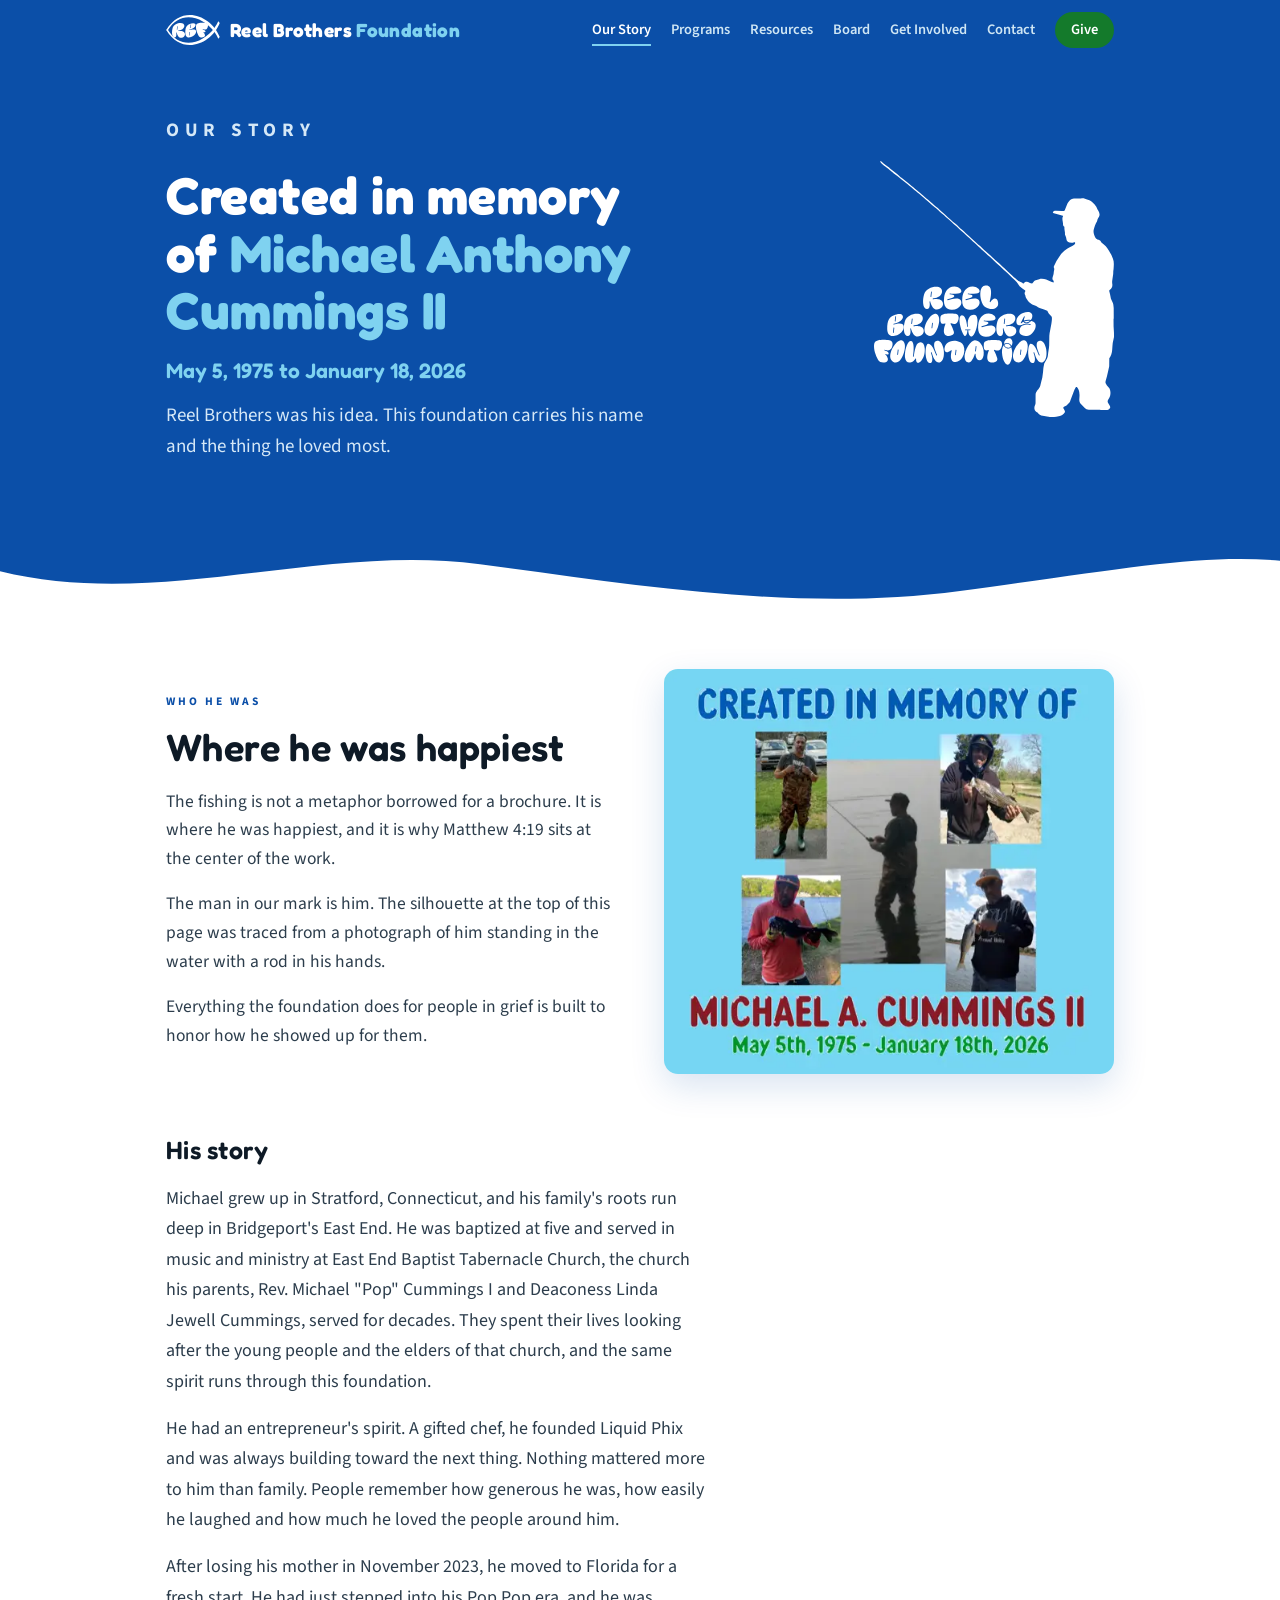
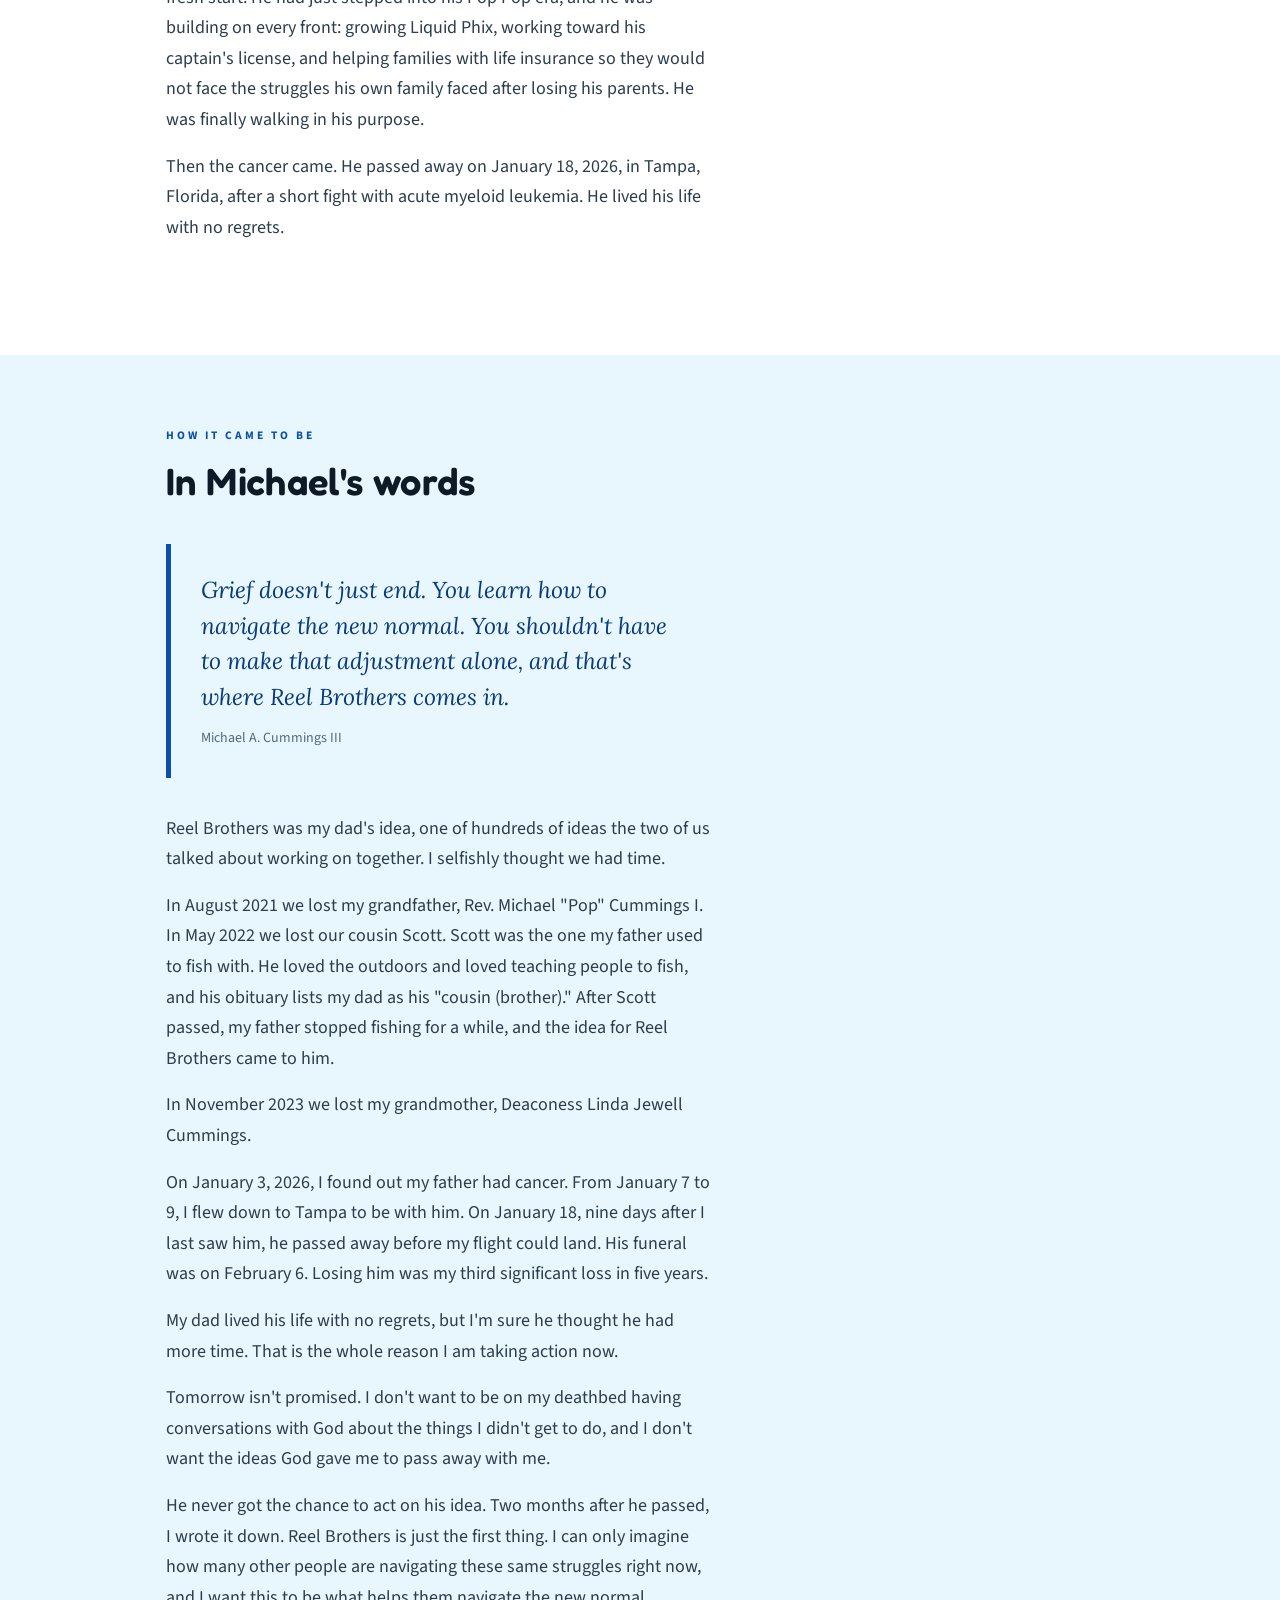
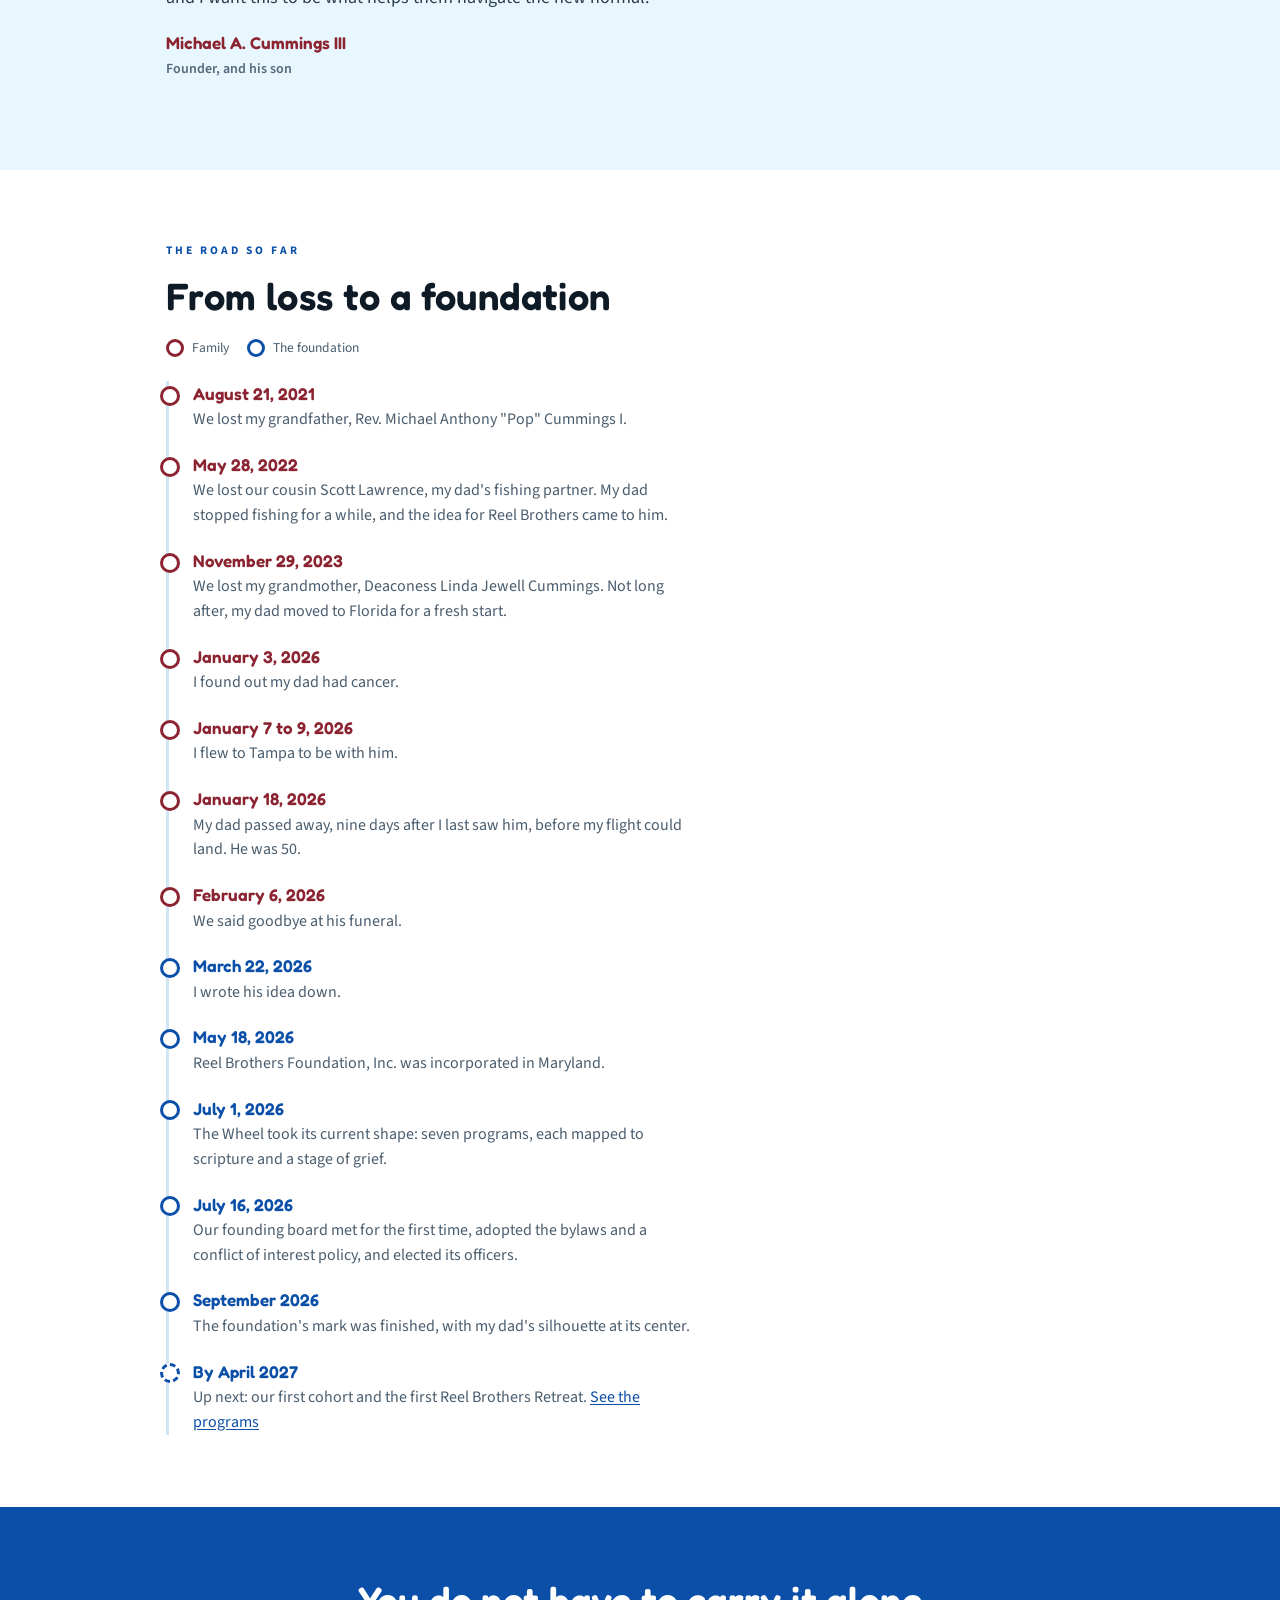
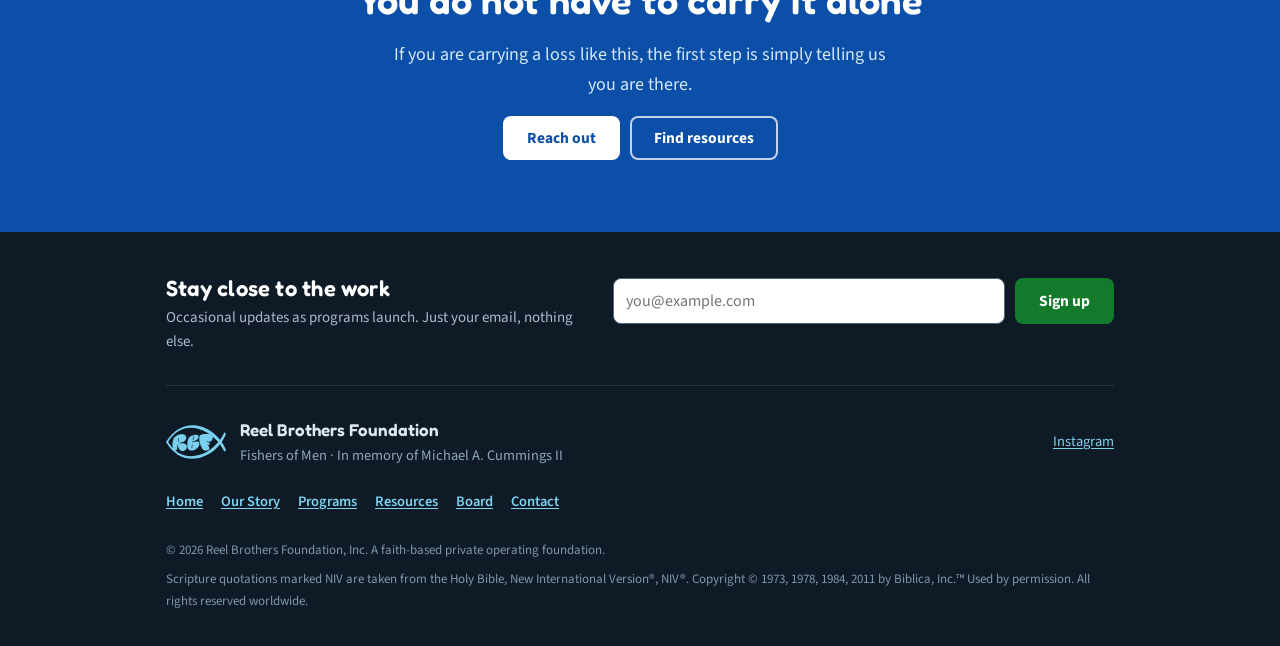
<file: story.html>
<!doctype html>
<html lang="en">
<head>
<meta charset="utf-8">
<meta name="viewport" content="width=device-width, initial-scale=1">
<title>Our Story: Reel Brothers Foundation</title>
<meta name="description" content="Reel Brothers was the idea of Michael Anthony Cummings II. How a family's losses became a faith based foundation, told by his son.">
<link rel="canonical" href="https://reelbrothersfoundation.org/story.html">
<meta name="theme-color" content="#0B4FA8">

<!-- Link previews (texts, social posts). Image is artboard 48 on white, 1200x630. -->
<meta property="og:type" content="website">
<meta property="og:site_name" content="Reel Brothers Foundation">
<meta property="og:title" content="Our Story: Reel Brothers Foundation">
<meta property="og:description" content="Created in memory of Michael Anthony Cummings II, May 5, 1975 to January 18, 2026.">
<meta property="og:url" content="https://reelbrothersfoundation.org/story.html">
<meta property="og:image" content="https://reelbrothersfoundation.org/img/og-image.png">
<meta property="og:image:type" content="image/png">
<meta property="og:image:width" content="1200">
<meta property="og:image:height" content="630">
<meta property="og:image:alt" content="The Reel Brothers Foundation mark: the words Reel Brothers Foundation inside a fish, with a fisherman and Matthew 4:19.">
<meta name="twitter:card" content="summary_large_image">
<meta name="twitter:title" content="Our Story: Reel Brothers Foundation">
<meta name="twitter:description" content="Created in memory of Michael Anthony Cummings II, May 5, 1975 to January 18, 2026.">
<meta name="twitter:image" content="https://reelbrothersfoundation.org/img/og-image.png">
<meta name="twitter:image:alt" content="The Reel Brothers Foundation mark: the words Reel Brothers Foundation inside a fish, with a fisherman and Matthew 4:19.">

<link rel="icon" href="img/favicon.svg" type="image/svg+xml">
<link rel="icon" href="img/favicon-32.png" type="image/png" sizes="32x32">
<link rel="apple-touch-icon" href="img/apple-touch-icon.png">

<link rel="preload" href="img/rbf-silhouette-wordmark-white.svg" as="image" type="image/svg+xml">
<link rel="preconnect" href="https://fonts.googleapis.com">
<link rel="preconnect" href="https://fonts.gstatic.com" crossorigin>
<link rel="stylesheet" href="https://fonts.googleapis.com/css2?family=Fredoka:wght@600;700&family=Lora:ital,wght@1,400;1,500&family=Source+Sans+3:wght@400;600;700&display=swap">
<link rel="stylesheet" href="css/site.css?v=2026103001">
<script>document.documentElement.className += " js";</script>
<!-- Analytics ID and form endpoint live in js/config.js -->
<script src="js/config.js?v=2026092507" defer></script>
<script src="js/site.js?v=2026092507" defer></script>
</head>
<body>
<a class="skip" href="#main">Skip to content</a>
<svg width="0" height="0" style="position:absolute" aria-hidden="true" focusable="false">
  <!-- Plain fish from the Illustrator master, artboard 43 -->
  <symbol id="fish" viewBox="0 0 833.32 487.95"><path fill="currentColor" d="M811.12,101.11c-60.43,146.7-199.79,285.93-354.68,332.87-154.18,46.69-320.05,3.14-436.59-202.95L0,243.98c247.06,428.1,703.92,230.28,833.32-114.24l-22.19-28.62Z"/><path fill="currentColor" d="M811.12,386.84c-60.43-146.7-199.79-285.93-354.68-332.87C302.26,7.28,136.39,50.83,19.85,256.92L0,243.98C247.06-184.12,703.92,13.7,833.32,358.22l-22.19,28.62Z"/></symbol>
</svg>
<header class="site-head on-dark">
  <nav class="top" aria-label="Main">
    <div class="wrap">
      <a class="brand" href="index.html"><img src="img/rbf-fish-white.svg" alt="" width="54" height="30"><span>Reel Brothers <span class="accent">Foundation</span></span></a>
      <button class="menu-btn" type="button" aria-expanded="false" aria-controls="navlist"><span class="bars" aria-hidden="true"></span><span class="menu-label">Menu</span></button>
      <ul class="navl" id="navlist">
        <li><a href="story.html" aria-current="page">Our Story</a></li>
        <li><a href="programs.html">Programs</a></li>
        <li><a href="resources.html">Resources</a></li>
        <li><a href="board.html">Board</a></li>
        <li><a href="index.html#involved">Get Involved</a></li>
        <li><a href="index.html#contact">Contact</a></li>
        <li><a class="give-link" href="index.html#give">Give</a></li>
      </ul>
    </div>
  </nav>
</header>

<main id="main">

<div class="page-hero on-dark">
  <div class="wrap hero-inner">
    <div class="print-only print-head" aria-hidden="true"></div>
    <img class="hero-mark lockup" src="img/rbf-silhouette-wordmark-white.svg" width="855" height="910" fetchpriority="high" alt="Reel Brothers Foundation: the name beside a silhouette of Michael A. Cummings II fishing, traced from a photograph.">
    <div>
      <p class="eyebrow">Our Story</p>
      <h1>Created in memory of <em>Michael Anthony Cummings II</em></h1>
      <p class="dates">May 5, 1975 to January 18, 2026</p>
      <p>Reel Brothers was his idea. This foundation carries his name and the thing he loved most.</p>
    </div>
  </div>
  <svg class="wave" viewBox="0 0 1440 90" preserveAspectRatio="none" aria-hidden="true" focusable="false">
    <path d="M0,42 C180,86 360,10 540,34 C720,58 900,88 1080,64 C1260,40 1350,22 1440,30 L1440,90 L0,90 Z" fill="#FFFFFF"></path>
  </svg>
</div>

<section class="memorial" aria-labelledby="him-h" style="padding-top:56px;">
  <div class="wrap">
    <div class="mem-grid">
      <div>
        <p class="label">Who he was</p>
        <h2 id="him-h">Where he was happiest</h2>
        <p class="body">The fishing is not a metaphor borrowed for a brochure. It is where he was happiest, and it is why Matthew 4:19 sits at the center of the work.</p>
        <p class="body">The man in our mark is him. The silhouette at the top of this page was traced from a photograph of him standing in the water with a rod in his hands.</p>
        <p class="body" style="margin-bottom:0;">Everything the foundation does for people in grief is built to honor how he showed up for them.</p>
      </div>
      <figure class="mem-photo">
        <picture>
          <source type="image/webp" srcset="img/memorial-collage-560.webp 560w, img/memorial-collage-960.webp 960w" sizes="(min-width: 1000px) 450px, (min-width: 841px) 45vw, 100vw">
          <img src="img/memorial-collage-960.jpg" width="960" height="865" loading="lazy" decoding="async" alt="Collage titled Created in Memory of Michael A. Cummings II, May 5th, 1975 to January 18th, 2026. Five photos of him fishing: in waders by the water, holding up his catches, and standing in the water with a rod.">
        </picture>
      </figure>
    </div>

    <div style="margin-top:56px;">
      <h3 class="sub" style="margin-top:0;">His story</h3>
      <div class="founder">
        <p>Michael grew up in Stratford, Connecticut, and his family's roots run deep in Bridgeport's East End. He was baptized at five and served in music and ministry at East End Baptist Tabernacle Church, the church his parents, Rev. Michael "Pop" Cummings I and Deaconess Linda Jewell Cummings, served for decades. They spent their lives looking after the young people and the elders of that church, and the same spirit runs through this foundation.</p>
        <p>He had an entrepreneur's spirit. A gifted chef, he founded Liquid Phix and was always building toward the next thing. Nothing mattered more to him than family. People remember how generous he was, how easily he laughed and how much he loved the people around him.</p>
        <p>After losing his mother in November 2023, he moved to Florida for a fresh start. He had just stepped into his Pop Pop era, and he was building on every front: growing Liquid Phix, working toward his captain's license, and helping families with life insurance so they would not face the struggles his own family faced after losing his parents. He was finally walking in his purpose.</p>
        <p>Then the cancer came. He passed away on January 18, 2026, in Tampa, Florida, after a short fight with acute myeloid leukemia. He lived his life with no regrets.</p>
      </div>
    </div>
  </div>
</section>

<section class="surf" id="how-it-began" aria-labelledby="began-h">
  <div class="wrap">
    <div>
      <p class="label">How it came to be</p>
      <h2 id="began-h">In Michael's words</h2>
      <figure class="first-note">
        <blockquote>Grief doesn't just end. You learn how to navigate the new normal. You shouldn't have to make that adjustment alone, and that's where Reel Brothers comes in.</blockquote>
        <figcaption>Michael A. Cummings III</figcaption>
      </figure>
      <div class="founder" style="margin-top:36px;">
        <p>Reel Brothers was my dad's idea, one of hundreds of ideas the two of us talked about working on together. I selfishly thought we had time.</p>
        <p>In August 2021 we lost my grandfather, Rev. Michael "Pop" Cummings I. In May 2022 we lost our cousin Scott. Scott was the one my father used to fish with. He loved the outdoors and loved teaching people to fish, and his obituary lists my dad as his "cousin (brother)." After Scott passed, my father stopped fishing for a while, and the idea for Reel Brothers came to him.</p>
        <p>In November 2023 we lost my grandmother, Deaconess Linda Jewell Cummings.</p>
        <p>On January 3, 2026, I found out my father had cancer. From January 7 to 9, I flew down to Tampa to be with him. On January 18, nine days after I last saw him, he passed away before my flight could land. His funeral was on February 6. Losing him was my third significant loss in five years.</p>
        <p>My dad lived his life with no regrets, but I'm sure he thought he had more time. That is the whole reason I am taking action now.</p>
        <p>Tomorrow isn't promised. I don't want to be on my deathbed having conversations with God about the things I didn't get to do, and I don't want the ideas God gave me to pass away with me.</p>
        <p>He never got the chance to act on his idea. Two months after he passed, I wrote it down. Reel Brothers is just the first thing. I can only imagine how many other people are navigating these same struggles right now, and I want this to be what helps them navigate the new normal.</p>
        <p class="sig">Michael A. Cummings III<span>Founder, and his son</span></p>
      </div>
    </div>
  </div>
</section>

<section id="timeline" aria-labelledby="timeline-h">
  <div class="wrap">
    <div>
      <p class="label">The road so far</p>
      <h2 id="timeline-h">From loss to a foundation</h2>
      <p class="t-legend" aria-hidden="true"><span class="fam">Family</span><span>The foundation</span></p>
      <ol class="timeline">
        <li class="fam"><time datetime="2021-08-21">August 21, 2021</time>We lost my grandfather, Rev. Michael Anthony "Pop" Cummings I.</li>
        <li class="fam"><time datetime="2022-05-28">May 28, 2022</time>We lost our cousin Scott Lawrence, my dad's fishing partner. My dad stopped fishing for a while, and the idea for Reel Brothers came to him.</li>
        <li class="fam"><time datetime="2023-11-29">November 29, 2023</time>We lost my grandmother, Deaconess Linda Jewell Cummings. Not long after, my dad moved to Florida for a fresh start.</li>
        <li class="fam"><time datetime="2026-01-03">January 3, 2026</time>I found out my dad had cancer.</li>
        <li class="fam"><time datetime="2026-01-07">January 7 to 9, 2026</time>I flew to Tampa to be with him.</li>
        <li class="fam"><time datetime="2026-01-18">January 18, 2026</time>My dad passed away, nine days after I last saw him, before my flight could land. He was 50.</li>
        <li class="fam"><time datetime="2026-02-06">February 6, 2026</time>We said goodbye at his funeral.</li>
        <li><time datetime="2026-03-22">March 22, 2026</time>I wrote his idea down.</li>
        <li><time datetime="2026-05-18">May 18, 2026</time>Reel Brothers Foundation, Inc. was incorporated in Maryland.</li>
        <li><time datetime="2026-07-01">July 1, 2026</time>The Wheel took its current shape: seven programs, each mapped to scripture and a stage of grief.</li>
        <li><time datetime="2026-07-16">July 16, 2026</time>Our founding board met for the first time, adopted the bylaws and a conflict of interest policy, and elected its officers.</li>
        <li><time datetime="2026-09">September 2026</time>The foundation's mark was finished, with my dad's silhouette at its center.</li>
        <li class="next"><span class="when">By April 2027</span>Up next: our first cohort and the first Reel Brothers Retreat. <a href="programs.html">See the programs</a></li>
      </ol>
    </div>
  </div>
</section>

<section class="cta-band on-dark" aria-labelledby="cta-h">
  <div class="narrow">
    <h2 id="cta-h">You do not have to carry it alone</h2>
    <p>If you are carrying a loss like this, the first step is simply telling us you are there.</p>
    <p class="cta-actions"><a class="btn light" href="index.html?topic=grieving#contact">Reach out</a><a class="btn ghost" href="resources.html">Find resources</a></p>
  </div>
</section>

</main>

<footer class="on-dark">
  <div class="wrap">
    <form class="news" id="news-form" novalidate>
      <div>
        <h2>Stay close to the work</h2>
        <p>Occasional updates as programs launch. Just your email, nothing else.</p>
      </div>
      <div>
        <label class="visually-hidden" for="nl-email">Email address</label>
        <div class="news-row">
          <input id="nl-email" name="email" type="email" autocomplete="email" placeholder="you@example.com" required>
          <button class="btn" type="submit">Sign up</button>
        </div>
        <input type="hidden" name="form" value="newsletter">
        <div class="hp" aria-hidden="true"><input name="_gotcha" type="text" tabindex="-1" autocomplete="off"></div>
        <p class="form-status" role="status" aria-live="polite"></p>
      </div>
    </form>

    <div class="foot-main">
      <div class="foot-brand">
        <img src="img/rbf-fish-lightblue.svg" alt="" width="60" height="34" loading="lazy" decoding="async">
        <div><b>Reel Brothers Foundation</b>Fishers of Men &middot; In memory of Michael A. Cummings II</div>
      </div>
      <ul class="social" aria-label="Social media">
        <li><a href="https://www.instagram.com/reelbrothersfoundation/" target="_blank" rel="noopener">Instagram</a></li>
      </ul>
    </div>
    <ul class="foot-links" aria-label="Pages">
      <li><a href="index.html">Home</a></li>
      <li><a href="story.html">Our Story</a></li>
      <li><a href="programs.html">Programs</a></li>
      <li><a href="resources.html">Resources</a></li>
      <li><a href="board.html">Board</a></li>
      <li><a href="index.html#contact">Contact</a></li>
    </ul>
    <div class="foot-legal">
      <p>&copy; <span data-year>2026</span> Reel Brothers Foundation, Inc. A faith-based private operating foundation.</p>
      <p>Scripture quotations marked NIV are taken from the Holy Bible, New International Version&reg;, NIV&reg;. Copyright &copy; 1973, 1978, 1984, 2011 by Biblica, Inc.&trade; Used by permission. All rights reserved worldwide.</p>
    </div>
  </div>
</footer>
</body>
</html>
</file>
<file: css/site.css>
/* Reel Brothers Foundation: shared styles for every page. */

/* Metric matched fallbacks: text keeps its size and line breaks while the web fonts load. */
@font-face{font-family:"Source Sans 3 Fallback";src:local("Arial"),local("ArialMT");font-weight:400;size-adjust:93.09%;ascent-override:109.57%;descent-override:42.97%;line-gap-override:0%;}
@font-face{font-family:"Source Sans 3 Fallback";src:local("Arial Bold"),local("Arial-BoldMT");font-weight:600 700;size-adjust:89.46%;ascent-override:114.02%;descent-override:44.71%;line-gap-override:0%;}
@font-face{font-family:"Fredoka Fallback";src:local("Arial Bold"),local("Arial-BoldMT");font-weight:600 700;size-adjust:93.78%;ascent-override:103.43%;descent-override:25.59%;line-gap-override:0%;}
@font-face{font-family:"Lora Fallback";src:local("Georgia Italic"),local("Georgia-Italic");font-style:italic;font-weight:400 500;size-adjust:99.63%;ascent-override:101.37%;descent-override:27.1%;line-gap-override:0%;}

:root{
  --deep:#0B4FA8;
  --deep-dk:#083A7C;
  --sky:#7FD2F0;
  --surf:#E8F6FD;
  --green:#1E9E36;       /* decorative: rules, borders, accents */
  --green-ink:#147A2B;   /* text and buttons, AA contrast on white */
  --maroon:#8B2331;
  --ink:#0E1A26;
  --slate:#54697C;
  --line:#CFE6F4;
  --paper:#FFFFFF;
  --text:#2C3D4C;
  --muted:#4A5D6E;
  --focus:#0B4FA8;
  --sans:"Source Sans 3","Source Sans 3 Fallback","Helvetica Neue",Helvetica,Arial,sans-serif;
  --display:"Fredoka","Fredoka Fallback","Source Sans 3",Arial,sans-serif;
  --serif:"Lora","Lora Fallback",Georgia,serif;
}
*{box-sizing:border-box;margin:0;padding:0;}
html{scroll-behavior:smooth;-webkit-text-size-adjust:100%;}
body{background:var(--paper);color:var(--ink);font-family:var(--sans);font-size:17px;line-height:1.65;-webkit-font-smoothing:antialiased;}
img,svg{display:block;max-width:100%;height:auto;}
.wrap{max-width:1000px;margin:0 auto;padding:0 26px;}
.narrow{max-width:720px;margin:0 auto;padding:0 26px;}
@media(max-width:480px){.wrap,.narrow{padding:0 20px;}}
h1,h2,h3,h4{font-family:var(--display);font-weight:600;text-wrap:balance;letter-spacing:.01em;}
a{color:var(--deep);text-underline-offset:.15em;}
a:hover{color:var(--deep-dk);}
:focus-visible{outline:3px solid var(--focus);outline-offset:3px;border-radius:3px;}
.on-dark{--focus:#FFFFFF;}
.skip{position:absolute;left:12px;top:-80px;z-index:50;background:#fff;color:var(--deep);font-weight:700;padding:10px 18px;border-radius:8px;text-decoration:none;}
.skip:focus{top:12px;}
.visually-hidden{position:absolute!important;width:1px;height:1px;overflow:hidden;clip:rect(0 0 0 0);white-space:nowrap;}
[id]{scroll-margin-top:16px;}

/* ---------- nav ---------- */
.site-head{background:var(--deep);}
nav.top{padding:12px 0;}
nav.top .wrap{display:flex;align-items:center;justify-content:space-between;gap:10px 18px;flex-wrap:wrap;}
.brand{display:flex;align-items:center;gap:10px;font-family:var(--display);font-weight:700;font-size:19px;color:#fff;letter-spacing:.02em;text-decoration:none;line-height:1.15;}
.brand:hover{color:#fff;}
.brand img{width:54px;height:30px;flex:none;}
.brand .accent{color:var(--sky);}
.navl{display:flex;align-items:center;flex-wrap:wrap;gap:6px 20px;list-style:none;font-size:14.5px;font-weight:600;}
.navl a{color:#CFE6F4;text-decoration:none;display:inline-block;padding:4px 0;}
.navl a:hover,.navl a[aria-current="page"]{color:#fff;}
.navl a[aria-current="page"]{box-shadow:inset 0 -2px 0 var(--sky);}
.navl a.give-link{background:var(--green-ink);color:#fff;padding:6px 16px;border-radius:999px;box-shadow:none;}
.navl a.give-link:hover{background:#0F6322;}
.menu-btn{display:none;align-items:center;gap:8px;background:transparent;color:#fff;border:1.5px solid rgba(255,255,255,.6);border-radius:999px;padding:7px 15px;font:600 14.5px/1 var(--sans);cursor:pointer;}
.menu-btn:hover{border-color:#fff;}
.menu-btn .bars{width:16px;height:2px;background:currentColor;position:relative;}
.menu-btn .bars::before,.menu-btn .bars::after{content:"";position:absolute;left:0;width:16px;height:2px;background:currentColor;}
.menu-btn .bars::before{top:-5px;}
.menu-btn .bars::after{top:5px;}
@media(max-width:900px){
  .js .menu-btn{display:inline-flex;}
  .js .navl{display:none;width:100%;flex-direction:column;align-items:flex-start;gap:2px;padding:8px 0 6px;border-top:1px solid rgba(255,255,255,.18);margin-top:4px;}
  .js .navl.open{display:flex;}
  .js .navl a{padding:9px 0;font-size:16px;}
  .js .navl a[aria-current="page"]{box-shadow:none;text-decoration:underline;text-decoration-color:var(--sky);text-decoration-thickness:2px;text-underline-offset:6px;}
  .js .navl a.give-link{margin-top:8px;padding:9px 20px;text-decoration:none;}
}
@media(max-width:420px){
  .brand{font-size:17px;gap:8px;}
  .brand img{width:46px;height:26px;}
  .js .menu-btn{padding:10px 11px;}
  .menu-btn .menu-label{position:absolute;width:1px;height:1px;overflow:hidden;clip:rect(0 0 0 0);white-space:nowrap;}
}

/* ---------- heroes ---------- */
.hero,.page-hero{background:var(--deep);color:#fff;position:relative;overflow:hidden;}
.hero{padding:64px 0 0;}
.page-hero{padding:56px 0 0;}
.hero-inner{display:grid;grid-template-columns:minmax(0,1fr);gap:26px;align-items:center;padding-bottom:88px;}
.page-hero .hero-inner{padding-bottom:72px;}
.hero-mark{width:min(300px,56vw);height:auto;}
.hero-mark.lockup{width:min(330px,72vw);}
.page-hero .hero-mark{width:min(240px,48vw);}
@media(min-width:900px){
  .hero-inner{grid-template-columns:minmax(0,1.3fr) minmax(0,.7fr);gap:44px;}
  .hero-inner.solo{grid-template-columns:minmax(0,1fr);}
  .hero-mark{order:2;width:100%;max-width:300px;justify-self:end;}
  .page-hero .hero-mark{max-width:250px;}
  .hero-mark.lockup,.page-hero .hero-mark.lockup{max-width:330px;}
}
.eyebrow{font-size:12px;letter-spacing:.3em;text-transform:uppercase;color:var(--sky);font-weight:700;margin-bottom:20px;}
.hero h1{font-size:clamp(34px,6vw,62px);line-height:1.08;font-weight:700;color:#fff;margin-bottom:22px;}
.page-hero h1{font-size:clamp(32px,5vw,52px);line-height:1.1;font-weight:700;color:#fff;margin-bottom:16px;}
.hero h1 em,.page-hero h1 em{font-style:normal;color:var(--sky);}
.hero p,.page-hero p{font-size:19px;line-height:1.6;color:#D5E8F7;max-width:56ch;}
.page-hero .dates{font-family:var(--display);font-weight:600;font-size:21px;color:var(--sky);margin-bottom:14px;}
.hero .verse{font-family:var(--serif);font-style:italic;font-size:17px;color:#A9CFEA;margin-top:26px;padding-left:18px;border-left:3px solid var(--green);max-width:52ch;}
.hero .verse .cite{display:block;margin-top:4px;font-family:var(--sans);font-style:normal;font-size:13px;letter-spacing:.16em;text-transform:uppercase;color:var(--sky);font-weight:700;}
.wave{display:block;width:100%;height:auto;margin-bottom:-1px;}

/* ---------- sections ---------- */
section{padding:72px 0;}
.surf{background:var(--surf);}
.label{font-size:11.5px;letter-spacing:.26em;text-transform:uppercase;color:var(--deep);font-weight:700;margin-bottom:14px;}
h2{font-size:clamp(27px,4vw,38px);line-height:1.15;margin-bottom:18px;color:var(--ink);}
p.body{font-size:17.5px;color:var(--text);margin-bottom:16px;max-width:66ch;}
p.body b{color:var(--ink);font-weight:700;}
.page-hero p.wide,p.body.wide{max-width:none;}
.lede{font-size:18.5px!important;}
.note{font-size:14.5px;color:var(--slate);margin-top:18px;font-style:italic;}
h3.sub{display:flex;align-items:center;flex-wrap:wrap;gap:10px 12px;font-size:25px;color:var(--ink);margin:52px 0 12px;}
.tag{display:inline-block;font-family:var(--sans);font-size:11px;letter-spacing:.18em;text-transform:uppercase;font-weight:700;padding:4px 10px;border-radius:999px;line-height:1.3;}
.tag.now{background:var(--green-ink);color:#fff;}
.tag.planned{background:#fff;color:var(--deep);border:1.5px solid var(--deep);}
.more{display:flex;flex-wrap:wrap;gap:12px 26px;margin-top:24px;}
.more a{font-weight:700;color:var(--deep);text-decoration:none;border-bottom:2px solid var(--sky);padding-bottom:2px;}
.more a:hover{border-bottom-color:var(--deep);}
.more a::after{content:"\00a0\2192";}
.on-dark .more a{color:#fff;}

/* Placeholders and drafts: deliberately off-palette so nothing unfinished can pass for final. */
.ph{outline:2px dashed #B7791F;outline-offset:2px;background:#FFF7E6;color:#5C4000;}
.ph-block{padding:16px 20px;border-radius:12px;margin:22px 0;font-size:15.5px;line-height:1.55;max-width:66ch;}
.ph-block::before{content:"To be supplied";display:block;font-size:11px;letter-spacing:.2em;text-transform:uppercase;font-weight:700;color:#7A5200;margin-bottom:4px;}
.draft{outline:2px dashed #B7791F;outline-offset:14px;border-radius:6px;}
.draft-tag{display:inline-block;background:#FFF7E6;color:#7A5200;font-size:11px;letter-spacing:.18em;text-transform:uppercase;font-weight:700;padding:4px 9px;border-radius:6px;margin-bottom:14px;}

/* mission */
.mission-mark{width:min(360px,76vw);height:auto;margin:0 auto 30px;}

/* ---------- pillars ---------- */
.pillars-short{display:grid;grid-template-columns:repeat(4,minmax(0,1fr));gap:18px;margin-top:34px;}
@media(max-width:860px){.pillars-short{grid-template-columns:repeat(2,minmax(0,1fr));}}
@media(max-width:520px){.pillars-short{grid-template-columns:1fr;}}
.p-fishing{--pc:#1F5DAB;}
.p-faith{--pc:#7AD1EF;}
.p-fellowship{--pc:#089447;}
.p-foundation{--pc:#86212C;}
.pillar-s{background:#fff;border:1.5px solid var(--line);border-top:5px solid var(--pc,var(--line));border-radius:14px;padding:26px 22px 28px;text-align:center;}
.pillar-s .fish{width:54px;height:32px;margin:0 auto 14px;color:var(--pc,var(--deep));}
.pillar-s h3{font-size:21px;color:var(--deep);margin-bottom:9px;}
.pillar-s p{font-size:15px;color:var(--muted);line-height:1.55;}
.pillars{display:grid;grid-template-columns:repeat(2,minmax(0,1fr));gap:20px;margin-top:34px;}
@media(max-width:760px){.pillars{grid-template-columns:1fr;}}
.pillar{background:#fff;border:1.5px solid var(--line);border-top:5px solid var(--pc,var(--line));border-radius:14px;padding:26px 26px 28px;}
.pillar-head{display:flex;align-items:center;gap:14px;margin-bottom:12px;}
.pillar .fish{width:54px;height:32px;color:var(--pc,var(--deep));flex:none;}
.pillar h3{font-size:24px;color:var(--deep);line-height:1.2;}
.pillar dl{display:grid;gap:14px;}
.pillar dt{font-size:11.5px;letter-spacing:.2em;text-transform:uppercase;font-weight:700;color:var(--deep);margin-bottom:2px;}
.pillar dd{font-size:15.5px;line-height:1.6;color:var(--muted);}
.pillar dd.means{font-family:var(--serif);font-style:italic;font-size:17px;line-height:1.55;color:var(--text);}
.pillar dd b{color:var(--ink);}

/* ---------- programs ---------- */
.status-grid{display:grid;grid-template-columns:repeat(2,minmax(0,1fr));gap:20px;margin-top:30px;}
@media(max-width:760px){.status-grid{grid-template-columns:1fr;}}
.status{background:#fff;border:1.5px solid var(--line);border-radius:14px;padding:24px 24px 26px;}
.status.now{border-top:5px solid var(--green);}
.status.planned{border-top:5px solid var(--deep);}
.status .tag{margin-bottom:14px;}
.checks{list-style:none;display:grid;gap:12px;}
.checks li{font-size:15.5px;line-height:1.6;color:var(--muted);padding-left:22px;position:relative;}
.checks li::before{content:"";position:absolute;left:2px;top:.62em;width:8px;height:8px;border-radius:50%;background:var(--sky);}
.status.now .checks li::before{background:var(--green);}
.checks b{color:var(--ink);}
.legend{display:flex;flex-wrap:wrap;gap:8px 14px;font-size:13.5px;color:var(--muted);margin:4px 0 18px;}
.chip{display:inline-block;font-size:12.5px;font-weight:700;padding:2px 9px;border-radius:999px;line-height:1.5;}
.chip.fig{background:#F6E3E6;color:var(--maroon);}
.chip.ref{background:#E1ECF9;color:var(--deep-dk);}
.chip.stage{background:#E2F3E6;color:var(--green-ink);}
.wheel-fig{max-width:520px;margin:18px auto 30px;}
.wheel-svg{width:100%;height:auto;overflow:visible;}
.wheel-svg text{text-anchor:middle;font-family:var(--sans);}
.w-rim{fill:none;stroke:#DCEFFA;stroke-width:16;}
.w-spoke{stroke:#B9DDF0;stroke-width:3;}
.w-node circle{fill:#fff;stroke:var(--deep);stroke-width:2.5;}
.w-hub circle{fill:var(--deep);}
.w-num{font-family:var(--display)!important;font-weight:700;font-size:10.5px;fill:var(--slate);letter-spacing:.06em;}
.w-name{font-family:var(--display)!important;font-weight:600;font-size:12.5px;fill:var(--ink);}
.w-stage{font-size:9.5px;font-weight:700;fill:var(--green-ink);}
.w-hub .w-num{fill:var(--sky);}
.w-hub .w-name{fill:#fff;font-size:13px;}
.w-hub .w-stage{fill:#CFE6F4;}
.wheel-fig figcaption{text-align:center;font-size:15px;color:var(--muted);max-width:46ch;margin:14px auto 0;}
.wheel{display:grid;grid-template-columns:repeat(3,minmax(0,1fr));gap:16px;}
@media(max-width:900px){.wheel{grid-template-columns:repeat(2,minmax(0,1fr));}}
@media(max-width:560px){.wheel{grid-template-columns:1fr;}}
.spoke{background:#fff;border:1.5px solid var(--line);border-radius:14px;padding:20px 20px 22px;}
.spoke.center{grid-column:1/-1;border:2px solid var(--deep);}
.spoke .num{font-family:var(--display);font-weight:700;font-size:15px;color:var(--slate);letter-spacing:.08em;margin-bottom:2px;}
.spoke.center .num{color:var(--deep);}
.spoke h4{font-size:19.5px;color:var(--ink);line-height:1.25;margin-bottom:8px;}
.spoke .chips{display:flex;flex-wrap:wrap;gap:6px;margin-bottom:10px;}
.spoke p.desc{font-size:15px;line-height:1.55;color:var(--muted);}
.inits{list-style:none;display:grid;grid-template-columns:repeat(2,minmax(0,1fr));gap:16px;margin-top:6px;}
@media(max-width:760px){.inits{grid-template-columns:1fr;}}
.inits li{background:#fff;border:1.5px solid var(--line);border-left:5px solid var(--sky);border-radius:0 12px 12px 0;padding:18px 20px 20px;}
.inits h4{font-size:19px;color:var(--deep);margin-bottom:2px;}
.inits .under{font-size:12.5px;letter-spacing:.12em;text-transform:uppercase;font-weight:700;color:var(--slate);margin-bottom:8px;}
.inits p{font-size:15.5px;line-height:1.6;color:var(--muted);}

/* ---------- scripture band ---------- */
.scripture{background:var(--deep-dk);color:#fff;padding:72px 0;text-align:center;}
.scripture-mark{width:150px;height:auto;margin:0 auto 28px;}
.scripture .ref{font-size:12px;letter-spacing:.28em;text-transform:uppercase;color:var(--sky);font-weight:700;margin-bottom:22px;}
.scripture blockquote{font-family:var(--serif);font-style:italic;font-weight:500;font-size:clamp(21px,3.2vw,29px);line-height:1.5;color:#fff;max-width:24ch;margin:0 auto 18px;}
.scripture .tr{font-size:12px;letter-spacing:.24em;text-transform:uppercase;color:var(--sky);font-weight:700;margin-bottom:14px;}
.scripture .kjvlabel{margin-top:30px;padding-top:26px;border-top:1px solid rgba(255,255,255,.18);}
.scripture .kjv{font-family:var(--serif);font-style:italic;font-size:18px;color:#C3DCF0;max-width:46ch;margin:0 auto;}

/* ---------- memorial and story ---------- */
.memorial{background:#fff;padding:96px 0;}
.mem-grid{display:grid;grid-template-columns:minmax(0,1fr) minmax(0,1fr);gap:48px;align-items:center;}
@media(max-width:840px){.mem-grid{grid-template-columns:1fr;gap:32px;}}
.mem-name{font-size:clamp(30px,4.4vw,42px);font-weight:700;color:var(--maroon);line-height:1.12;margin-bottom:8px;}
.mem-dates{font-size:17px;color:var(--green-ink);font-weight:700;margin-bottom:24px;letter-spacing:.01em;}
.mem-photo img{width:100%;height:auto;border-radius:14px;box-shadow:0 12px 34px rgba(11,79,168,.16);}
.founder{max-width:68ch;}
.founder p{font-size:18px;line-height:1.7;color:var(--text);margin-bottom:16px;}
.founder .sig{font-family:var(--display);font-weight:600;font-size:17px;color:var(--maroon);margin-top:6px;}
.founder .sig span{display:block;font-family:var(--sans);font-weight:600;font-size:14px;color:var(--slate);}
.first-note{margin:40px 0 0;padding:28px 30px;background:var(--surf);border-left:5px solid var(--deep);border-radius:0 14px 14px 0;max-width:68ch;}
.first-note blockquote{font-family:var(--serif);font-style:italic;font-size:clamp(19px,2.6vw,23px);line-height:1.55;color:var(--deep-dk);}
.first-note figcaption{margin-top:12px;font-size:14px;color:var(--slate);}
.t-legend{display:flex;flex-wrap:wrap;gap:8px 18px;font-size:13.5px;color:var(--muted);margin:0 0 22px;}
.t-legend span{display:inline-flex;align-items:center;gap:8px;}
.t-legend span::before{content:"";width:12px;height:12px;border-radius:50%;border:3px solid var(--deep);background:#fff;}
.t-legend .fam::before{border-color:var(--maroon);}
.timeline{list-style:none;border-left:3px solid var(--line);padding-left:24px;display:grid;gap:20px;max-width:66ch;}
.timeline li{position:relative;font-size:16px;line-height:1.55;color:var(--muted);}
.timeline li::before{content:"";position:absolute;left:-33px;top:.3em;width:14px;height:14px;border-radius:50%;background:#fff;border:3px solid var(--deep);}
.timeline li.fam::before{border-color:var(--maroon);}
.timeline li.next::before{border-style:dashed;}
.timeline li.ph{padding:12px 14px;border-radius:10px;}
.timeline time,.timeline .when{display:block;font-family:var(--display);font-weight:600;font-size:17px;color:var(--deep);}
.timeline li.fam time,.timeline li.fam .when{color:var(--maroon);}

/* ---------- people ---------- */
.people{display:grid;grid-template-columns:repeat(3,minmax(0,1fr));gap:18px;margin-top:30px;}
@media(max-width:900px){.people{grid-template-columns:repeat(2,minmax(0,1fr));}}
@media(max-width:520px){.people{grid-template-columns:1fr;}}
.person{background:#fff;border:1.5px solid var(--line);border-radius:14px;padding:20px 20px 22px;}
.photo{aspect-ratio:1/1;border-radius:12px;display:grid;place-items:center;text-align:center;margin-bottom:16px;font-size:13px;font-weight:700;letter-spacing:.14em;text-transform:uppercase;}
.photo.initials{background:var(--deep);color:#fff;font-family:var(--display);font-size:48px;letter-spacing:.04em;text-transform:none;}
img.photo{width:100%;height:auto;object-fit:cover;}
.person .li{margin-top:10px;font-size:14.5px;font-weight:700;}
.person .bio{font-size:14.5px;line-height:1.55;color:var(--muted);padding:0;}
.person h3{font-size:19px;line-height:1.25;color:var(--ink);}
.person .role{font-size:14.5px;color:var(--green-ink);font-weight:700;margin:4px 0 12px;}

.person.open{background:transparent;border-style:dashed;border-color:#9DB6C9;}
.person.open .photo{background:var(--surf);color:var(--slate);}
.person.open h3{color:var(--slate);}
.person.open p{font-size:14.5px;color:var(--muted);}
@media(max-width:520px){
  .person{display:grid;grid-template-columns:88px minmax(0,1fr);column-gap:16px;align-items:start;}
  .person .photo{grid-row:1/span 4;margin-bottom:0;font-size:10px;letter-spacing:.08em;padding:6px;}
  .person .photo.initials{font-size:28px;padding:0;}
  .person .bio{margin-top:2px;}
}
.gov-grid{display:grid;grid-template-columns:minmax(0,1fr) minmax(0,1fr);gap:44px;align-items:start;margin-top:8px;}
@media(max-width:840px){.gov-grid{grid-template-columns:1fr;gap:10px;}}

/* ---------- impact ---------- */
.year-grid{display:grid;grid-template-columns:repeat(2,minmax(0,1fr));gap:20px;margin-top:28px;}
@media(max-width:760px){.year-grid{grid-template-columns:1fr;}}
.year-col{background:#fff;border:1.5px solid var(--line);border-radius:14px;padding:24px 24px 26px;}
.year-col h3{display:flex;align-items:center;gap:10px;font-size:21px;color:var(--ink);margin-bottom:14px;}
.ticks{list-style:none;display:grid;gap:12px;}
.ticks li{font-size:15.5px;line-height:1.55;color:var(--muted);padding-left:30px;position:relative;}
.ticks li::before{position:absolute;left:0;top:.05em;width:20px;height:20px;border-radius:50%;display:grid;place-items:center;font-size:12px;font-weight:700;line-height:1;}
.ticks.done li::before{content:"\2713";background:var(--green-ink);color:#fff;}
.ticks.goals li::before{content:"";border:2px solid var(--deep);background:#fff;width:16px;height:16px;top:.2em;left:2px;}
.ticks .when{display:block;font-weight:700;color:var(--ink);font-size:14px;letter-spacing:.02em;}

/* ---------- get involved, give, buttons ---------- */
.ways{display:grid;grid-template-columns:repeat(2,minmax(0,1fr));gap:18px;margin-top:30px;}
@media(max-width:760px){.ways{grid-template-columns:1fr;}}
.way{background:#fff;border:1.5px solid var(--line);border-left:5px solid var(--green);border-radius:0 12px 12px 0;padding:24px 24px 26px;display:flex;flex-direction:column;align-items:flex-start;}
.way h3{font-size:19px;color:var(--deep);margin-bottom:8px;}
.way p{font-size:15.5px;color:var(--muted);margin-bottom:auto;}
.btn{display:inline-block;margin-top:16px;background:var(--green-ink);color:#fff;text-decoration:none;font:700 15.5px/1.2 var(--sans);padding:13px 24px;border-radius:8px;border:0;cursor:pointer;}
.btn:hover{background:#0F6322;color:#fff;}
.btn.alt{background:var(--deep);}
.btn.alt:hover{background:var(--deep-dk);}
.btn.light{background:#fff;color:var(--deep);}
.btn.light:hover{background:var(--surf);color:var(--deep-dk);}
.btn.ghost{background:transparent;color:#fff;box-shadow:inset 0 0 0 2px rgba(255,255,255,.75);}
.btn.ghost:hover{background:rgba(255,255,255,.12);color:#fff;}
.btn[disabled]{background:#9AAAB8;color:#fff;cursor:not-allowed;}
.give-grid{display:grid;grid-template-columns:minmax(0,1.3fr) minmax(0,.7fr);gap:36px;align-items:center;}
@media(max-width:760px){.give-grid{grid-template-columns:1fr;gap:18px;}}
.give-card{background:#fff;border:1.5px solid var(--line);border-radius:14px;padding:26px;text-align:center;}
.give-card .btn{margin-top:0;width:100%;font-size:17px;padding:15px 24px;}
.give-status{font-size:14px;color:var(--slate);margin-top:10px;}
.cta-band{background:var(--deep);color:#fff;text-align:center;}
.cta-band h2{color:#fff;}
.cta-band p{color:#D5E8F7;font-size:18px;max-width:56ch;margin:0 auto;}
.cta-actions{display:flex;flex-wrap:wrap;justify-content:center;gap:0 10px;margin-top:8px;}

/* ---------- contact and forms ---------- */
.contact-grid{display:grid;grid-template-columns:minmax(0,.9fr) minmax(0,1.1fr);gap:44px;align-items:start;}
@media(max-width:840px){.contact-grid{grid-template-columns:1fr;gap:26px;}}
.crisis{background:var(--surf);border-left:4px solid var(--maroon);border-radius:0 10px 10px 0;padding:14px 16px;font-size:15.5px;line-height:1.55;color:var(--text);margin-top:8px;max-width:60ch;}
.crisis b{color:var(--ink);}
.form{background:#fff;border:1.5px solid var(--line);border-radius:14px;padding:26px;display:grid;gap:16px;}
.field label{display:block;font-weight:700;font-size:14.5px;color:var(--ink);margin-bottom:6px;}
.field input,.field select,.field textarea,.news input{width:100%;font:400 16px/1.4 var(--sans);color:var(--ink);background:#fff;border:1.5px solid #9DB6C9;border-radius:8px;padding:11px 12px;}
.field textarea{resize:vertical;min-height:130px;}
.field input:focus-visible,.field select:focus-visible,.field textarea:focus-visible,.news input:focus-visible{outline:3px solid var(--focus);outline-offset:1px;border-color:var(--deep);}
.form .btn{margin-top:4px;justify-self:start;}
.hp{position:absolute!important;left:-9999px;width:1px;height:1px;overflow:hidden;}
.form-status{font-size:15px;font-weight:600;min-height:1.4em;}
.form-status.ok{color:var(--green-ink);}
.form-status.err{color:var(--maroon);}
.form-status.warn{color:#7A5200;}

/* ---------- resources ---------- */
.help-grid{display:grid;grid-template-columns:repeat(3,minmax(0,1fr));gap:18px;margin-top:26px;}
@media(max-width:860px){.help-grid{grid-template-columns:1fr;}}
.help-card{background:#fff;border:1.5px solid var(--line);border-left:5px solid var(--maroon);border-radius:0 12px 12px 0;padding:22px 22px 24px;}
.help-card h3{font-size:21px;color:var(--ink);margin-bottom:6px;}
.help-card p{font-size:15.5px;color:var(--muted);}
.help-actions{display:flex;flex-wrap:wrap;gap:0 10px;}
.checkin{border:0;margin-top:22px;}
.st-radio{position:absolute;opacity:0;width:1px;height:1px;}
.stage-pills{display:flex;flex-wrap:wrap;gap:10px;margin-bottom:22px;}
.stage-pills label{display:inline-block;background:#fff;border:1.5px solid #9DB6C9;border-radius:999px;padding:9px 18px;font-weight:700;font-size:15.5px;color:var(--deep);cursor:pointer;}
.stage-pills label:hover{border-color:var(--deep);}
.stage-panel{display:none;background:#fff;border:1.5px solid var(--line);border-radius:14px;padding:24px 24px 26px;max-width:720px;}
.stage-panel.sp-hint{display:block;}
.st-radio:checked ~ .stage-panels .sp-hint{display:none;}
.stage-panel h3{font-size:24px;color:var(--deep);margin-bottom:6px;}
.stage-panel .on-wheel{font-size:15px;color:var(--muted);margin-bottom:12px;}
.stage-panel .prompt{font-family:var(--serif);font-style:italic;font-size:19px;line-height:1.55;color:var(--text);}
.stage-panel.sp-hint .prompt{font-family:var(--sans);font-style:normal;font-size:16px;color:var(--muted);}
#st-shock:checked ~ .stage-pills label[for="st-shock"]{background:var(--deep);border-color:var(--deep);color:#fff;}
#st-shock:focus-visible ~ .stage-pills label[for="st-shock"]{outline:3px solid var(--focus);outline-offset:2px;}
#st-shock:checked ~ .stage-panels .sp-shock{display:block;}
#st-denial:checked ~ .stage-pills label[for="st-denial"]{background:var(--deep);border-color:var(--deep);color:#fff;}
#st-denial:focus-visible ~ .stage-pills label[for="st-denial"]{outline:3px solid var(--focus);outline-offset:2px;}
#st-denial:checked ~ .stage-panels .sp-denial{display:block;}
#st-anger:checked ~ .stage-pills label[for="st-anger"]{background:var(--deep);border-color:var(--deep);color:#fff;}
#st-anger:focus-visible ~ .stage-pills label[for="st-anger"]{outline:3px solid var(--focus);outline-offset:2px;}
#st-anger:checked ~ .stage-panels .sp-anger{display:block;}
#st-bargaining:checked ~ .stage-pills label[for="st-bargaining"]{background:var(--deep);border-color:var(--deep);color:#fff;}
#st-bargaining:focus-visible ~ .stage-pills label[for="st-bargaining"]{outline:3px solid var(--focus);outline-offset:2px;}
#st-bargaining:checked ~ .stage-panels .sp-bargaining{display:block;}
#st-depression:checked ~ .stage-pills label[for="st-depression"]{background:var(--deep);border-color:var(--deep);color:#fff;}
#st-depression:focus-visible ~ .stage-pills label[for="st-depression"]{outline:3px solid var(--focus);outline-offset:2px;}
#st-depression:checked ~ .stage-panels .sp-depression{display:block;}
#st-testing:checked ~ .stage-pills label[for="st-testing"]{background:var(--deep);border-color:var(--deep);color:#fff;}
#st-testing:focus-visible ~ .stage-pills label[for="st-testing"]{outline:3px solid var(--focus);outline-offset:2px;}
#st-testing:checked ~ .stage-panels .sp-testing{display:block;}
#st-acceptance:checked ~ .stage-pills label[for="st-acceptance"]{background:var(--deep);border-color:var(--deep);color:#fff;}
#st-acceptance:focus-visible ~ .stage-pills label[for="st-acceptance"]{outline:3px solid var(--focus);outline-offset:2px;}
#st-acceptance:checked ~ .stage-panels .sp-acceptance{display:block;}
.write-list{display:grid;gap:14px;max-width:62ch;margin-top:10px;padding-left:22px;}
.write-list li{font-size:17px;line-height:1.6;color:var(--text);}
.support-list{list-style:none;display:grid;grid-template-columns:repeat(3,minmax(0,1fr));gap:18px;margin-top:22px;}
@media(max-width:900px){.support-list{grid-template-columns:repeat(2,minmax(0,1fr));}}
@media(max-width:760px){.support-list{grid-template-columns:1fr;}}
.support-list li{background:#fff;border:1.5px solid var(--line);border-radius:14px;padding:20px 22px 22px;}
.support-list h3{font-size:19px;margin-bottom:6px;}
.support-list p{font-size:15.5px;color:var(--muted);}

/* ---------- footer ---------- */
footer{background:var(--ink);color:#8FA6B8;padding:44px 0 34px;font-size:14.5px;}
footer a{color:var(--sky);}
footer a:hover{color:#fff;}
.news{border-bottom:1px solid rgba(255,255,255,.12);padding-bottom:30px;margin-bottom:30px;display:grid;grid-template-columns:minmax(0,1fr) minmax(0,1.2fr);gap:14px 30px;align-items:center;}
@media(max-width:760px){.news{grid-template-columns:1fr;}}
.news h2{font-size:22px;color:#fff;margin:0 0 4px;}
.news p{color:#A9BCCB;font-size:15px;}
.news-row{display:flex;gap:10px;}
.news-row input{flex:1;min-width:0;border-color:#51667A;}
.news-row .btn{margin-top:0;white-space:nowrap;}
@media(max-width:420px){.news-row{flex-direction:column;}.news-row .btn{width:100%;}}
.news .form-status{margin-top:8px;color:#C9D9E5;}
.news .form-status.ok{color:var(--sky);}
.news .form-status.err{color:#FFB3BE;}
.news .form-status.warn{color:#FFD58A;}
.foot-main{display:flex;justify-content:space-between;gap:22px;flex-wrap:wrap;align-items:center;}
.foot-brand{display:flex;align-items:center;gap:14px;}
.foot-brand img{width:60px;height:34px;}
.foot-brand b{display:block;color:#DCE9F2;font-family:var(--display);font-weight:600;font-size:17px;}
.foot-links{list-style:none;display:flex;flex-wrap:wrap;gap:8px 18px;margin-top:22px;font-weight:600;}
.social{list-style:none;display:flex;flex-wrap:wrap;gap:10px 16px;align-items:center;}
.social .ph{font-size:13px;padding:2px 8px;border-radius:6px;background:#2A2410;color:#FFD58A;outline-color:#B7791F;}
.foot-legal{margin-top:26px;display:grid;gap:8px;font-size:13px;color:#7F97AA;}

.print-only{display:none;}

@media (prefers-reduced-motion: reduce){html{scroll-behavior:auto;}*{animation:none!important;transition:none!important;}}

/* ---------- print: a clean handout for a sponsor's file ---------- */
@media print{
  @page{margin:16mm 14mm;}
  body{font-size:11pt;line-height:1.5;color:#000;background:#fff;}
  .skip,.site-head,.wave,.hero-mark,.scripture-mark,.form,.news,.social,.foot-links,.give-card,.ph,.draft-tag,.btn,.more,.cta-band{display:none!important;}
  .draft{outline:none;}
  .stage-pills,.sp-hint{display:none!important;}
  .stage-panel{display:block!important;break-inside:avoid;margin-bottom:8pt;}
  .print-only{display:block;}
  .print-head{content:url("../img/rbf-silhouette-wordmark.svg");width:150px;height:auto;margin:0 0 10pt;}
  .hero,.page-hero,.surf,.scripture,.memorial,footer,.first-note{background:none!important;color:#000!important;}
  .hero,.page-hero{padding:10pt 0 0;}
  .hero-inner,.page-hero .hero-inner{display:block;padding-bottom:10pt;}
  .hero h1,.page-hero h1{font-size:24pt;}
  .hero h1,.hero h1 em,.page-hero h1,.page-hero h1 em,.hero p,.page-hero p,.page-hero .dates,.hero .verse,.hero .verse .cite,.eyebrow,.scripture blockquote,.scripture .kjv,.scripture .ref,.scripture .tr{color:#000!important;}
  section,.scripture,.memorial{padding:14pt 0;}
  h2{font-size:17pt;}
  h2,h3,h4{break-after:avoid;}
  .pillar,.pillar-s,.status,.spoke,.inits li,.person,.year-col,.way,.timeline li,.mem-photo,.first-note{break-inside:avoid;}
  .pillar,.pillar-s,.status,.spoke,.inits li,.person,.year-col,.way{border:1pt solid #bbb!important;}
  .mem-photo img{box-shadow:none;max-width:9cm;margin:0 auto;}
  a{color:#000;text-decoration:none;}
  .way a[href^="http"]::after{content:" (" attr(href) ")";font-size:9pt;}
  footer{border-top:1pt solid #999;padding-top:10pt;}
  .foot-brand img{display:none;}
  .foot-brand b,.foot-legal{color:#000!important;}
}
</file>
